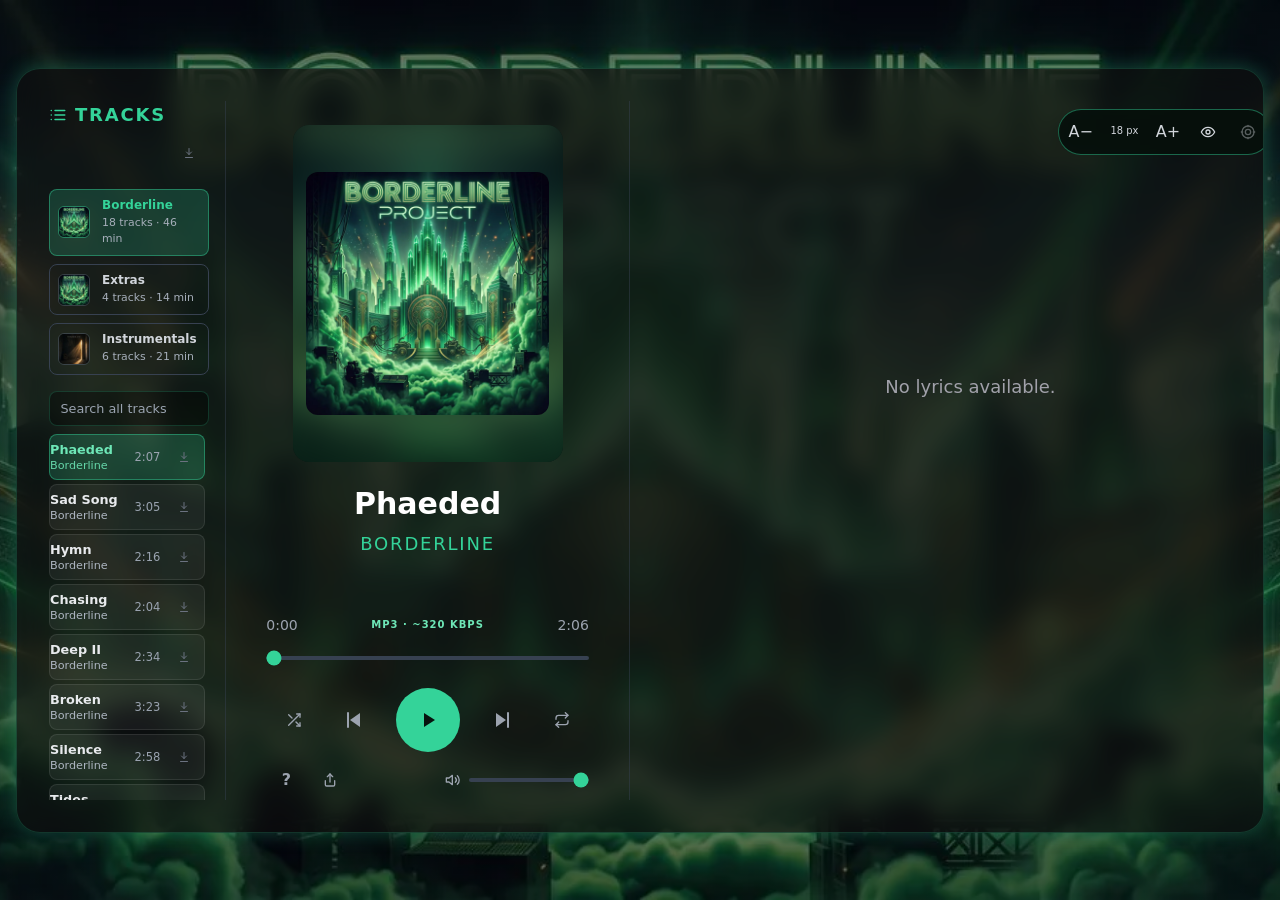
<file: index.html>
<!DOCTYPE html>
<html lang="en">
<head>
    <meta charset="UTF-8">
    <meta name="viewport" content="width=device-width, initial-scale=1.0, viewport-fit=cover">
    <title>Borderline Project</title>
    <meta name="description" content="Listen to the full tracks, with synced lyrics.">
    <meta property="og:type" content="website">
    <meta property="og:title" content="Borderline Project">
    <meta property="og:description" content="Listen to the full tracks, with synced lyrics.">
    <meta property="og:image" content="https://borderlinemusic.rslumkoski.workers.dev/og-image.jpg">
    <meta property="og:url" content="https://borderlinemusic.rslumkoski.workers.dev/">
    <meta name="twitter:card" content="summary_large_image">
    <link rel="manifest" href="manifest.webmanifest">
    <link rel="apple-touch-icon" href="apple-touch-icon.png">
    <meta name="theme-color" content="#031a13">
    <meta name="mobile-web-app-capable" content="yes">
    <meta name="apple-mobile-web-app-capable" content="yes">
    <meta name="apple-mobile-web-app-title" content="Borderline">
    <meta name="apple-mobile-web-app-status-bar-style" content="black-translucent">
	<link rel="icon" type="image/png" href="icon-192.png">
    <!-- tailwind.css is a precompiled subset containing only the utilities this page
         already used. New utility classes will not exist in it: add styles to the
         <style> block below instead. -->
    <link rel="stylesheet" href="tailwind.css">
    <style>
        body {
            /* Overridden per album when the switcher changes. */
            --album-bg: url('bg-wide.webp');
            --album-bg-tall: url('bg-tall.webp');
            /* Overridden per album (see applyAlbumAccent). */
            --accent: #34d399;
            --accent-light: #6ee7b7;
            --accent-soft: rgba(52, 211, 153, 0.2);
            --accent-border: rgba(52, 211, 153, 0.45);
            --accent-glow: rgba(52, 211, 153, 0.3);
            --accent-bar: rgba(16, 185, 129, 0.18);
            background-image: linear-gradient(rgba(0, 0, 0, 0.55), rgba(0, 0, 0, 0.55)), var(--album-bg);
            background-size: cover;
            background-position: center;
            background-attachment: fixed;
        }
        .glass {
            background: rgba(15, 15, 15, 0.6);
            backdrop-filter: blur(12px);
            border: 1px solid var(--accent-soft);
        }
        .emerald-glow {
            box-shadow: 0 0 20px var(--accent-glow);
        }
        .custom-scrollbar::-webkit-scrollbar {
            display: none;
        }
        .custom-scrollbar {
            -ms-overflow-style: none;
            scrollbar-width: none;
        }
        /* Standalone on iPhone: keep the glass clear of the notch and home bar. */
        body.safe-area {
            padding-top: max(0.5rem, env(safe-area-inset-top, 0px));
            padding-right: max(0.5rem, env(safe-area-inset-right, 0px));
            padding-bottom: max(0.5rem, env(safe-area-inset-bottom, 0px));
            padding-left: max(0.5rem, env(safe-area-inset-left, 0px));
        }
        @media (min-width: 768px) {
            body.safe-area {
                padding-top: max(1rem, env(safe-area-inset-top, 0px));
                padding-right: max(1rem, env(safe-area-inset-right, 0px));
                padding-bottom: max(1rem, env(safe-area-inset-bottom, 0px));
                padding-left: max(1rem, env(safe-area-inset-left, 0px));
            }
        }
        @media (max-width: 767.98px) {
            body { height: 100dvh !important; background-image: linear-gradient(rgba(0,0,0,0.55), rgba(0,0,0,0.55)), var(--album-bg-tall) !important; }
            .glass { height: calc(100dvh - 1rem - env(safe-area-inset-top, 0px) - env(safe-area-inset-bottom, 0px)) !important; padding: 0.75rem !important; gap: 0.5rem !important; }
            #lyrics-container {
                -webkit-mask-image: linear-gradient(to bottom, transparent 0, #000 22%, #000 78%, transparent 100%);
                mask-image: linear-gradient(to bottom, transparent 0, #000 22%, #000 78%, transparent 100%);
            }
            /* Nearly the whole card, leaving a sliver of the player visible so the
               sheet still reads as a sheet. At 70% the header, three album tabs
               and the search field left room for four tracks on a phone (two on
               a 320px screen). Opaque, so the artwork and lyric text behind
               cannot ghost through the list. */
            #playlist-panel { display: none; position: fixed; left: 0; right: 0; bottom: 0; height: calc(100% - 4.5rem); z-index: 50; padding: 1rem; padding-bottom: calc(1rem + env(safe-area-inset-bottom, 0px)); background: #0b0b0b; border-top: 1px solid var(--accent-border); border-radius: 1.5rem 1.5rem 0 0; }
            #playlist-panel.open { display: flex; }
            /* Three stacked album tabs took 165px of a phone sheet. On one line
               each they take ~120px, and the space goes to the track list. */
            #list-tabs { gap: 0.35rem; }
            #list-tabs .album-tab { padding: 0.3rem 0.45rem; gap: 0.5rem; }
            #list-tabs .album-thumb { width: 1.6rem; height: 1.6rem; }
            #list-tabs .album-tab-title { display: inline; }
            #list-tabs .album-tab-meta { display: inline; margin-top: 0 !important; margin-left: 0.35rem; }
        }
        #lyrics-container {
            --lyrics-size: 1.125rem;
            --lyrics-color: #9ca3af;
            --lyrics-active-color: var(--accent-light);
            -webkit-mask-image: linear-gradient(to bottom, transparent 0, #000 22%, #000 78%, transparent 100%);
            mask-image: linear-gradient(to bottom, transparent 0, #000 22%, #000 78%, transparent 100%);
            color: var(--lyrics-color);
            font-size: var(--lyrics-size);
        }
        @media (min-width: 768px) { #lyrics-container { --lyrics-size: 1.25rem; } }
        #lyrics-container.high-contrast { --lyrics-color: #f3f4f6; --lyrics-active-color: #fff; }
        #lyrics-container.high-contrast .lyric-line { text-shadow: 0 1px 2px #000; }
        #lyrics-container.high-contrast .lyric-active { text-shadow: 0 0 12px var(--accent-glow), 0 1px 2px #000; }
        #lyrics-container .lyric-active { color: var(--lyrics-active-color); }
        #lyrics-panel { min-width: 0; }
        #lyrics-toolbar {
            position: absolute;
            top: 0.5rem;
            right: 0.5rem;
            z-index: 12;
            display: flex;
            align-items: center;
            gap: 0.25rem;
            padding: 0.25rem;
            border: 1px solid var(--accent-border);
            border-radius: 9999px;
            background: rgba(6, 16, 12, 0.88);
            backdrop-filter: blur(8px);
        }
        #lyrics-toolbar .icon-btn { min-width: 2.25rem; min-height: 2.25rem; color: #d1d5db; }
        #lyrics-toolbar .icon-btn[aria-pressed="true"] { color: var(--accent-light); background: var(--accent-bar); }
        #lyrics-toolbar .lyrics-size-label { min-width: 2.7rem; text-align: center; font-size: 0.62rem; color: #d1d5db; font-variant-numeric: tabular-nums; }
        #lyrics-toolbar button:disabled { opacity: 0.4; cursor: not-allowed; }
        #lyrics-toolbar button:focus-visible { outline: 2px solid var(--accent-light); outline-offset: 2px; }
        @media (max-width: 767.98px) {
            #lyrics-toolbar { top: 0.25rem; right: 0.25rem; gap: 0.1rem; }
            #lyrics-toolbar .icon-btn { min-width: 2.1rem; min-height: 2.1rem; }
        }
        @media (min-width: 768px) and (max-height: 640px) {
            body { height: 100dvh !important; padding: max(0.5rem, env(safe-area-inset-top, 0px)) max(0.5rem, env(safe-area-inset-right, 0px)) max(0.5rem, env(safe-area-inset-bottom, 0px)) max(0.5rem, env(safe-area-inset-left, 0px)) !important; }
            .glass { height: calc(100dvh - 1rem - env(safe-area-inset-top, 0px) - env(safe-area-inset-bottom, 0px)) !important; padding: 0.75rem 1rem !important; gap: 0.75rem !important; }
            #song-title { font-size: 1.25rem !important; margin-bottom: 0 !important; }
            #song-artist { font-size: 0.7rem !important; margin-bottom: 0.25rem !important; }
            #seek-bar { margin-bottom: 0.5rem !important; }
            #play-btn { width: 2.75rem !important; height: 2.75rem !important; font-size: 1rem !important; }
            #extra-row { margin-top: 0.25rem !important; }
            #install-btn { display: none !important; }
            #lyrics-container { padding-top: 30% !important; padding-bottom: 30% !important; }
        }
        @keyframes nudge { 0%, 100% { transform: translateY(0); } 50% { transform: translateY(-3px); } }
        .arrow-nudge { animation: nudge 1.6s ease-in-out infinite; }
        .lyric-line {
            display: block;
            width: 100%;
            background: none;
            border: 0;
            padding: 0;
            text-align: center;
            transition: all 0.3s ease;
        }
        .lyric-active {
            color: var(--accent-light);
            transform: scale(1.15);
            text-shadow: 0 0 10px var(--accent-glow);
            font-weight: bold;
        }
        /* Tall artwork card in the play/title area: blurred fill behind the
           untouched square cover, so nothing gets cropped. */
        #album-frame {
            position: relative;
            display: flex;
            align-items: center;
            justify-content: center;
            width: min(100%, 18rem, 30vh);
            aspect-ratio: 4 / 5;
            margin-bottom: 1.5rem;
            border-radius: 1rem;
            overflow: hidden;
            flex-shrink: 0;
            background: #0b1512;
        }
        #album-backdrop {
            position: absolute;
            inset: 0;
            width: 100%;
            height: 100%;
            object-fit: cover;
            filter: blur(18px) brightness(0.55) saturate(1.1);
            transform: scale(1.18);
            transform-origin: center;
        }
        #album-cover {
            position: relative;
            z-index: 1;
            width: 90%;
            height: auto;
            border-radius: 0.75rem;
        }
        /* Ambient light behind the sleeve. It only breathes while audio is
           playing, so a paused player sits still. */
        #album-glow {
            position: absolute;
            inset: -12%;
            z-index: 0;
            pointer-events: none;
            background: radial-gradient(closest-side at 50% 50%, var(--accent-border), var(--accent-soft) 60%, transparent 100%);
            opacity: 0;
            transform: scale(0.92);
            transition: opacity 0.6s ease, transform 0.6s ease;
        }
        body.is-playing #album-glow {
            opacity: 1;
            animation: album-glow 3.6s ease-in-out infinite;
        }
        @keyframes album-glow {
            0%, 100% { opacity: 0.5; transform: scale(0.94); }
            50% { opacity: 1; transform: scale(1.06); }
        }
        @media (prefers-reduced-motion: reduce) {
            body.is-playing #album-glow { animation: none; opacity: 0.75; transform: none; }
            #album-glow { transition: opacity 0.3s ease; }
        }
        /* Mobile-only switch between the tall artwork and the lyrics. */
        #mobile-view-switch {
            display: inline-flex;
            gap: 0.2rem;
            padding: 0.2rem;
            margin-bottom: 0.75rem;
            border-radius: 9999px;
            background: rgba(10, 15, 12, 0.7);
            border: 1px solid var(--accent-soft);
            flex-shrink: 0;
        }
        #mobile-view-switch button {
            display: inline-flex;
            align-items: center;
            justify-content: center;
            min-height: 2.75rem;
            padding: 0.38rem 0.85rem;
            border: 0;
            border-radius: 9999px;
            background: transparent;
            color: #9ca3af;
            font-size: 0.62rem;
            font-weight: 700;
            letter-spacing: 0.08em;
            text-transform: uppercase;
            transition: background-color 0.2s ease, color 0.2s ease;
        }
        #mobile-view-switch button:hover { color: var(--accent-light); }
        #mobile-view-switch button[aria-pressed="true"] {
            background: var(--accent-bar);
            color: var(--accent-light);
        }
        #mobile-view-switch button:focus-visible { outline: 2px solid var(--accent-light); outline-offset: 2px; }
        @media (min-width: 768px) { #mobile-view-switch { display: none; } }
        @media (max-width: 767.98px) {
            /* Lyrics are the starting view, so the artwork starts hidden. */
            #album-frame { display: none; width: min(70vw, 20rem, 40vh); margin-bottom: 0.75rem; }
            body.artwork-view #album-frame { display: flex; }
            body.artwork-view #track-info { flex: 1 1 auto; justify-content: flex-start; }
            body.artwork-view #album-frame { margin-top: auto; margin-bottom: auto; }
            body.artwork-view #lyrics-panel { display: none; }
            /* The tall artwork takes the space the fade padding used. */
            #lyrics-container { padding-top: 2rem; padding-bottom: 2rem; }
            #song-title, #song-artist { display: none; }
            #song-title-mobile {            font-size: clamp(1.25rem, 6vw, 1.5rem); line-height: 1.25; margin-bottom: 0.25rem; }
            #song-artist-mobile { line-height: 1.3; }
        }
        @media (min-width: 768px) and (max-height: 640px) {
            #album-frame { width: 10rem; margin-bottom: 0.75rem; }
        }
        /* Short phones: the artwork yields height so the new control rows stay
           inside the glass. */
        @media (max-width: 767.98px) and (max-height: 700px) {
            #album-frame { width: min(55vw, 14rem, 26vh); margin-bottom: 0.5rem; }
            #mobile-view-switch { margin-bottom: 0.35rem; }
            #song-title-mobile { font-size: clamp(1.15rem, 5.2vw, 1.4rem); margin-bottom: 0.15rem; }
            #song-artist-mobile { font-size: 0.9rem; }
        }
        /* Inline SVG icons, replacing the Font Awesome CDN stylesheet. */
        .icon {
            width: 1em;
            height: 1em;
            display: inline-block;
            fill: none;
            stroke: currentColor;
            stroke-width: 2;
            stroke-linecap: round;
            stroke-linejoin: round;
            vertical-align: -0.125em;
            flex-shrink: 0;
        }
        .icon-btn {
            display: inline-flex;
            align-items: center;
            justify-content: center;
            min-width: 2.5rem;
            min-height: 2.5rem;
            border-radius: 0.5rem;
            transition: color 0.2s ease, background-color 0.2s ease;
        }
        .icon-btn:hover { background: var(--accent-soft); }
        .icon-btn:focus-visible { outline: 2px solid var(--accent-light); outline-offset: 2px; }
        @media (max-width: 767.98px) {
            .icon-btn { min-width: 2.75rem; min-height: 2.75rem; }
        }
        #play-btn:focus-visible, #seek-bar:focus-visible, #volume-slider:focus-visible {
            outline: 2px solid var(--accent-light);
            outline-offset: 3px;
        }
        #controls-row { display: flex; flex-direction: column; gap: 0.5rem; margin-top: 0.25rem; }
        #transport { display: flex; align-items: center; justify-content: center; gap: 0.5rem; }
        #secondary-controls { display: flex; align-items: center; justify-content: space-between; gap: 0.5rem; }
        #secondary-actions { display: flex; align-items: center; gap: 0.25rem; flex-shrink: 0; }
        #volume-row { flex: 1; max-width: 9rem; }
        @media (min-width: 768px) {
            #transport { gap: 0.75rem; }
            #transport .icon-btn { min-width: 2.25rem; min-height: 2.25rem; }
        }
        /* The player column is only ~170px wide on a 768px screen: keep the five
           transport controls inside it until the column can afford more. */
        @media (min-width: 768px) and (max-width: 1199px) {
            #transport { gap: 0.125rem; }
            #transport .icon-btn { min-width: 1.75rem; min-height: 1.75rem; }
            #play-btn { width: 3rem; height: 3rem; font-size: 1.1rem; }
        }
        @media (min-width: 1200px) {
            #transport { gap: 1.5rem; }
        }
        #install-btn .install-label { display: none; }
        #install-btn { gap: 0.4rem; padding-inline: 0.4rem; }
        /* .hidden alone loses to .icon-btn's display rule, so scope it to the button. */
        #install-btn.hidden { display: none !important; }
        @media (min-width: 1440px) {
            #install-btn .install-label { display: inline; }
        }
        .track-play {
            display: flex;
            flex-direction: column;
            justify-content: center;
            min-height: 2.75rem;
            overflow-wrap: anywhere;
        }
        /* Track text is read at arm's length on a phone, so the title is near
           white and the subtitle is a solid secondary colour rather than the
           70%-opacity grey it used to be (~4.2:1 at 12px, under the AA bar). */
        .track-title {
            font-weight: 700;
            font-size: 0.95rem;
            line-height: 1.25;
        }
        .track-sub {
            margin-top: 0.15rem;
            font-size: 0.78rem;
            line-height: 1.25;
            color: #aeb6c2;
        }
        @media (min-width: 768px) {
            .track-title { font-size: 0.8rem; }
            .track-sub { font-size: 0.7rem; margin-top: 0.1rem; }
        }
        .track-row > div { min-width: 0; }
        .track-row [data-play] > div { max-width: 100%; }
        .track-row [data-download] { position: relative; }
        .track-row [data-download]::after { inset: 2px; }
        @media (max-width: 359px) {
            .track-row > div { gap: 0.15rem; padding-inline: 0.15rem; }
            .track-row .track-duration { font-size: 0.62rem; }
            .track-row [data-download] { min-width: 2.5rem; min-height: 2.5rem; }
        }
        .album-thumb {
            width: 2rem;
            height: 2rem;
            flex: none;
            object-fit: cover;
            border-radius: 0.375rem;
            border: 1px solid rgba(75, 85, 99, 0.6);
        }
        #list-tabs button[aria-pressed="true"] .album-thumb { border-color: var(--accent-border); }
        #tracks-btn { min-height: 2.75rem; }
        #shuffle-btn.is-on, #repeat-btn.is-on { color: var(--accent); background: var(--accent-bar); }
        #repeat-btn { position: relative; }
        #repeat-badge {
            position: absolute;
            right: 0.2rem;
            bottom: 0.15rem;
            font-size: 0.5rem;
            font-weight: 700;
            line-height: 1;
            color: var(--accent-light);
        }
        #track-search {
            width: 100%;
            padding: 0.45rem 0.65rem;
            margin-bottom: 0.5rem;
            border-radius: 0.5rem;
            border: 1px solid var(--accent-soft);
            background: rgba(0, 0, 0, 0.35);
            color: #e5e7eb;
            font-size: 0.8rem;
        }
        #track-search::placeholder { color: #9aa3b0; }
        #track-search:focus { outline: 2px solid var(--accent); outline-offset: 1px; }
        /* The playlist column is narrow at tablet widths: let the badge drop
           below the heading instead of pushing it out of the column. */
        #tracks-header { flex-wrap: wrap; gap: 0.25rem 0.5rem; }
        #tracks-header > div { margin-left: auto; }
        /* `.icon-btn` has the same specificity as `md:hidden`, so hide by id. */
        @media (min-width: 768px) { #close-tracks { display: none; } }
        /* Album and track download badges share the circular progress ring.
           `.icon-btn` outranks the hidden attribute, so hide by id. */
        #album-download, [data-download] {
            flex-shrink: 0;
            position: relative;
            border-radius: 50%;
        }
        #album-download[hidden] { display: none !important; }
        #album-download[aria-disabled="true"] { cursor: default; }
        /* Registered so the ring fills smoothly between progress messages. */
        @property --ring-progress {
            syntax: '<number>';
            inherits: true;
            initial-value: 0;
        }
        #album-download, [data-download] {
            --ring-progress: 0;
            transition: --ring-progress 0.3s ease;
        }
        #album-download::after, [data-download]::after {
            content: '';
            position: absolute;
            inset: 0;
            border-radius: 50%;
            background: conic-gradient(var(--accent) calc(var(--ring-progress) * 1%), var(--accent-soft) 0);
            -webkit-mask: radial-gradient(farthest-side, transparent calc(100% - 3px), #000 calc(100% - 2px));
            mask: radial-gradient(farthest-side, transparent calc(100% - 3px), #000 calc(100% - 2px));
            opacity: 0;
            pointer-events: none;
            transition: opacity 0.15s ease;
        }
        #album-download.download-active::after, [data-download].download-active::after { opacity: 1; }
        .track-duration {
            font-variant-numeric: tabular-nums;
            font-size: 0.72rem;
            color: #9aa3b0;
        }
        .search-summary {
            padding: 0.15rem 0.5rem 0.4rem;
            font-size: 0.68rem;
            letter-spacing: 0.06em;
            text-transform: uppercase;
            color: #9aa3b0;
        }
        .empty-note { color: #a1a1aa; }
        #offline-manager {
            display: none;
            align-items: center;
            justify-content: space-between;
            flex-wrap: wrap;
            gap: 0.4rem 0.5rem;
            flex-shrink: 0;
            margin-top: 0.6rem;
            padding-top: 0.6rem;
            border-top: 1px solid rgba(75, 85, 99, 0.45);
        }
        #offline-manager.visible { display: flex; }
        #offline-summary { flex: 1 1 auto; min-width: 0; font-size: 0.68rem; line-height: 1.3; color: #9ca3af; }
        #offline-usage { display: block; margin-top: 0.2rem; color: #9aa3b0; font-size: 0.66rem; }
        #offline-usage[hidden] { display: none; }
        #offline-usage.error { color: #fbbf24; }
        #offline-manager[aria-busy="true"] #clear-offline { opacity: 0.65; cursor: wait; }
        @media (min-width: 768px) {
            /* The desktop playlist column is narrow: stack rather than squeeze. */
            #offline-manager { flex-direction: column; align-items: stretch; }
            #clear-offline { min-height: 2.25rem; }
        }
        #clear-offline {
            flex-shrink: 0;
            min-height: 2.75rem;
            padding: 0 0.8rem;
            border-radius: 9999px;
            border: 1px solid var(--accent-border);
            background: var(--accent-bar);
            color: var(--accent-light);
            font-size: 0.6rem;
            font-weight: 700;
            letter-spacing: 0.08em;
            text-transform: uppercase;
        }
        #clear-offline:hover { background: var(--accent-soft); }
        #clear-offline:focus-visible { outline: 2px solid var(--accent-light); outline-offset: 2px; }
        #toast {
            position: fixed;
            left: 50%;
            bottom: calc(1.5rem + env(safe-area-inset-bottom, 0px));
            transform: translateX(-50%) translateY(0.5rem);
            z-index: 60;
            padding: 0.5rem 0.9rem;
            border-radius: 9999px;
            background: rgba(6, 20, 15, 0.95);
            border: 1px solid var(--accent-border);
            color: #d1fae5;
            font-size: 0.75rem;
            opacity: 0;
            pointer-events: none;
            transition: opacity 0.2s ease, transform 0.2s ease;
        }
        #toast.show { opacity: 1; transform: translateX(-50%) translateY(0); }
        /* Per-album accent applied over the utility classes above. */
        #play-btn { background-color: var(--accent) !important; color: #07130f; }
        #play-btn:hover { background-color: var(--accent-light) !important; }
        #seek-bar, #volume-slider { accent-color: var(--accent); }
        #song-artist, #song-artist-mobile, #tracks-btn, #playlist-panel h3 { color: var(--accent); }
        #close-tracks:hover, #prev-btn:hover, #next-btn:hover,
        #shuffle-btn:hover, #repeat-btn:hover, #share-btn:hover { color: var(--accent-light); }
        #quality-badge { color: var(--accent-light); }
        #install-btn { color: var(--accent-light); border-color: var(--accent-border); }
        #install-btn:hover { background: var(--accent-soft); }
        /* Rows are cards rather than bare text on black: without a surface the
           list read as one grey blur, especially over the artwork behind the
           mobile sheet. */
        .track-row {
            background-color: rgba(255, 255, 255, 0.055);
            border-color: rgba(255, 255, 255, 0.09);
        }
        .track-row:hover {
            background-color: rgba(255, 255, 255, 0.1);
            border-color: rgba(255, 255, 255, 0.17);
        }
        .track-row .track-play { color: #e8eaed; }
        .track-row .track-play:focus-visible { outline: 2px solid var(--accent-light); outline-offset: 1px; border-radius: 0.375rem; }
        .track-row.is-active { background-color: var(--accent-soft); border-color: var(--accent-border); }
        .track-row.is-active .track-play { color: var(--accent); }
        .track-row.is-active .track-title { color: var(--accent-light); }
        .track-row.is-active .track-sub { color: var(--accent-light); opacity: 0.9; }
        .album-tab { border-color: #374151; }
        .album-tab:hover { border-color: var(--accent-border); }
        .album-tab.is-active { background-color: var(--accent-soft); border-color: var(--accent-border); }
        .album-tab-title { color: #d1d5db; }
        .album-tab.is-active .album-tab-title { color: var(--accent); }
        .album-tab-meta { font-size: 0.68rem; color: #a7afbb; }
        .download-idle { color: #6b7280; }
        .download-idle:hover { color: var(--accent); }
        .download-active { color: var(--accent-light); }
        .download-cached { color: var(--accent); opacity: 0.85; }
        .download-cached:hover { color: #fcd34d; }
        #shortcuts-btn { display: none; }
        @media (min-width: 768px) {
            #shortcuts-btn { display: inline-flex; font-weight: 700; }
        }
        #shortcut-help {
            position: fixed;
            inset: 0;
            z-index: 70;
            display: none;
            align-items: center;
            justify-content: center;
            padding: 1rem;
            background: rgba(0, 0, 0, 0.7);
            backdrop-filter: blur(4px);
        }
        #shortcut-help.open { display: flex; }
        .shortcut-card {
            width: min(23rem, 100%);
            max-height: 80vh;
            overflow: auto;
            padding: 1.25rem 1.35rem;
            border-radius: 1rem;
            border: 1px solid var(--accent-border);
            background: rgba(6, 16, 12, 0.97);
            box-shadow: 0 20px 60px rgba(0, 0, 0, 0.5);
        }
        .shortcut-card h2 {
            margin-bottom: 0.8rem;
            font-size: 0.95rem;
            font-weight: 800;
            letter-spacing: 0.1em;
            text-transform: uppercase;
            color: var(--accent);
        }
        .shortcut-list { display: grid; gap: 0.45rem; margin-bottom: 1rem; font-size: 0.8rem; }
        .shortcut-row { display: flex; align-items: center; justify-content: space-between; gap: 1rem; color: #d1d5db; }
        .shortcut-keys { display: inline-flex; gap: 0.25rem; flex-shrink: 0; }
        .shortcut-row kbd {
            padding: 0.15rem 0.4rem;
            border: 1px solid rgba(255, 255, 255, 0.16);
            border-bottom-width: 2px;
            border-radius: 0.35rem;
            background: rgba(255, 255, 255, 0.08);
            font-family: ui-monospace, SFMono-Regular, Menlo, monospace;
            font-size: 0.72rem;
            color: #f3f4f6;
            white-space: nowrap;
        }
        #shortcut-close {
            width: 100%;
            min-height: 2.5rem;
            border-radius: 0.6rem;
            border: 1px solid var(--accent-border);
            background: var(--accent-bar);
            color: var(--accent-light);
            font-size: 0.65rem;
            font-weight: 700;
            letter-spacing: 0.08em;
            text-transform: uppercase;
        }
        #shortcut-close:hover { background: var(--accent-soft); }
        #shortcut-close:focus-visible { outline: 2px solid var(--accent-light); outline-offset: 2px; }
        #ios-tip {
            left: calc(1rem + env(safe-area-inset-left, 0px));
            right: calc(1rem + env(safe-area-inset-right, 0px));
            bottom: calc(1.5rem + env(safe-area-inset-bottom, 0px));
        }
        .spin { animation: spin 0.9s linear infinite; }
        @keyframes spin { to { transform: rotate(360deg); } }
        @media (prefers-reduced-motion: reduce) {
            *, *::before, *::after {
                scroll-behavior: auto !important;
                animation-duration: 0.01ms !important;
                animation-iteration-count: 1 !important;
                transition-duration: 0.01ms !important;
            }
            .arrow-nudge { animation: none !important; }
            .lyric-active { transform: none; }
        }
    </style>
</head>
<body class="safe-area text-gray-200 h-screen flex items-center justify-center p-2 md:p-4">

    <!-- Icon sprite: one inline set instead of a CDN icon font. -->
    <svg xmlns="http://www.w3.org/2000/svg" style="display:none" aria-hidden="true" focusable="false">
        <symbol id="i-list" viewBox="0 0 24 24"><path d="M8 6h13M8 12h13M8 18h13M3 6h.01M3 12h.01M3 18h.01"/></symbol>
        <symbol id="i-x" viewBox="0 0 24 24"><path d="M18 6L6 18M6 6l12 12"/></symbol>
        <symbol id="i-chevron-up" viewBox="0 0 24 24"><path d="M18 15l-6-6-6 6"/></symbol>
        <symbol id="i-play" viewBox="0 0 24 24"><path d="M8 5v14l11-7z" fill="currentColor" stroke="none"/></symbol>
        <symbol id="i-pause" viewBox="0 0 24 24"><path d="M7 4h4v16H7zM13 4h4v16h-4z" fill="currentColor" stroke="none"/></symbol>
        <symbol id="i-prev" viewBox="0 0 24 24"><path d="M18 5v14L8 12z" fill="currentColor" stroke="none"/><path d="M6 5v14"/></symbol>
        <symbol id="i-next" viewBox="0 0 24 24"><path d="M6 5v14l10-7z" fill="currentColor" stroke="none"/><path d="M18 5v14"/></symbol>
        <symbol id="i-volume" viewBox="0 0 24 24"><path d="M11 5L6 9H2v6h4l5 4z"/><path d="M15.5 8.5a5 5 0 010 7"/><path d="M18.5 5.5a9 9 0 010 13"/></symbol>
        <symbol id="i-install" viewBox="0 0 24 24"><rect x="3" y="3" width="18" height="18" rx="3"/><path d="M12 8v8M8 12h8"/></symbol>
        <symbol id="i-share" viewBox="0 0 24 24"><path d="M12 3v12"/><path d="M8 7l4-4 4 4"/><path d="M5 13v6a2 2 0 002 2h10a2 2 0 002-2v-6"/></symbol>
        <symbol id="i-download" viewBox="0 0 24 24"><path d="M12 3v12"/><path d="M7 10l5 5 5-5"/><path d="M5 21h14"/></symbol>
        <symbol id="i-spinner" viewBox="0 0 24 24"><path d="M21 12a9 9 0 11-6.2-8.56"/></symbol>
        <symbol id="i-check" viewBox="0 0 24 24"><circle cx="12" cy="12" r="9"/><path d="M8 12.5l2.5 2.5L16 9.5"/></symbol>
        <symbol id="i-alert" viewBox="0 0 24 24"><path d="M12 3l9.5 17H2.5z"/><path d="M12 9v5M12 17h.01"/></symbol>
        <symbol id="i-dot" viewBox="0 0 24 24"><circle cx="12" cy="12" r="5" fill="currentColor" stroke="none"/></symbol>
        <symbol id="i-shuffle" viewBox="0 0 24 24"><path d="M16 3h5v5"/><path d="M4 20L21 3"/><path d="M21 16v5h-5"/><path d="M15 15l6 6"/><path d="M4 4l5 5"/></symbol>
        <symbol id="i-repeat" viewBox="0 0 24 24"><path d="M17 1l4 4-4 4"/><path d="M3 11V9a4 4 0 014-4h14"/><path d="M7 23l-4-4 4-4"/><path d="M21 13v2a4 4 0 01-4 4H3"/></symbol>
        <symbol id="i-eye" viewBox="0 0 24 24"><path d="M2 12s3.5-7 10-7 10 7 10 7-3.5 7-10 7-10-7-10-7z"/><circle cx="12" cy="12" r="3"/></symbol>
        <symbol id="i-target" viewBox="0 0 24 24"><circle cx="12" cy="12" r="9"/><circle cx="12" cy="12" r="4"/><path d="M12 2v2M22 12h-2M12 22v-2M2 12h2"/></symbol>
    </svg>

    <div class="glass w-full max-w-[90rem] h-[95vh] md:h-[85vh] rounded-3xl p-4 md:p-8 flex flex-col md:flex-row gap-4 md:gap-6 emerald-glow overflow-hidden custom-scrollbar">
        
        <!-- Left Column: Compact Playlist (Desktop: 15% width, Mobile: smaller height) -->
        <div id="playlist-panel" role="region" class="flex-col md:flex md:w-[15%] md:h-full md:border-r border-gray-700/50 md:pr-4 md:shrink-0" aria-label="Tracks">
            <div id="tracks-header" class="flex items-center justify-between mb-3 md:mb-4"><h3 class="text-base md:text-lg font-bold text-emerald-500 tracking-widest uppercase flex items-center gap-2"><svg class="icon" aria-hidden="true"><use href="#i-list"/></svg> Tracks</h3><div class="flex items-center gap-1"><button id="album-download" type="button" class="icon-btn shrink-0 text-xs download-idle" aria-label="Download the current album for offline listening" hidden><svg class="icon" aria-hidden="true"><use href="#i-download"/></svg></button><button id="close-tracks" aria-label="Close track list" class="md:hidden icon-btn text-gray-400 hover:text-emerald-500 text-xl"><svg class="icon" aria-hidden="true"><use href="#i-x"/></svg></button></div></div>
            <div id="list-tabs" class="hidden flex-col gap-2 mb-3 md:mb-4" role="group" aria-label="Albums"></div>
            <input id="track-search" type="search" placeholder="Search all tracks" autocomplete="off" spellcheck="false" aria-label="Search all tracks" hidden>
            <div id="playlist-container" class="flex-1 overflow-y-auto space-y-1 pr-1 custom-scrollbar">
                <!-- Playlist items populate here -->
            </div>
            <div id="offline-manager" role="group" aria-label="Offline storage">
                <div id="offline-summary" aria-live="polite">
                    <span id="offline-track-summary"></span>
                    <span id="offline-usage" aria-live="off"></span>
                </div>
                <button id="clear-offline" type="button" aria-label="Clear all downloaded audio">Clear offline</button>
            </div>
        </div>

        <!-- Center Column: Player Controls (Desktop: 30% width) -->
        <div class="contents md:flex md:flex-col md:justify-between md:w-[30%] md:px-4 md:shrink-0">
            <div id="track-info" class="order-1 md:order-none md:flex-1 flex flex-col items-center justify-center relative">
                <div id="mobile-view-switch" role="group" aria-label="Choose artwork or lyrics">
                    <button type="button" data-view="artwork" aria-pressed="false">Artwork</button>
                    <button type="button" data-view="lyrics" aria-pressed="true">Lyrics</button>
                </div>
                <div id="album-frame">
                    <img id="album-backdrop" src="cover1.webp" alt="" aria-hidden="true">
                    <div id="album-glow" aria-hidden="true"></div>
                    <img id="album-cover" src="cover1.webp" alt="Album Cover">
                </div>
                <h2 id="song-title" class="text-xl md:text-3xl font-bold text-white mb-0 md:mb-2 text-center">Loading...</h2>
                <p id="song-artist" class="text-emerald-500 text-xs md:text-lg mb-2 md:mb-8 tracking-widest uppercase">Please wait</p>
            </div>

            <div class="w-full order-3 md:order-none">
                <div class="md:hidden text-center mb-2">
                    <h2 id="song-title-mobile" class="font-bold text-white text-center">Loading...</h2>
                    <p id="song-artist-mobile" class="text-emerald-500 text-lg tracking-widest uppercase text-center">Please wait</p>
                </div>
                <div class="flex items-center justify-between text-xs md:text-sm text-gray-400 mb-2 gap-2">
                    <span id="current-time">0:00</span>
                    <span class="flex items-center justify-center gap-2 min-w-0">
                        <span id="quality-badge" class="truncate text-[10px] font-bold uppercase tracking-widest text-emerald-400/80"></span>
                        <span id="offline-badge" title="Only tracks marked as available offline can play" class="hidden shrink-0 items-center gap-1 text-[10px] font-bold uppercase tracking-widest" style="color:#fbbf24"><svg class="icon" style="width:6px;height:6px" aria-hidden="true"><use href="#i-dot"/></svg>Offline</span>
                    </span>
                    <span id="total-time">0:00</span>
                </div>
                
                <input type="range" id="seek-bar" aria-label="Playback position" value="0" min="0" max="100" step="1" class="w-full h-1 bg-gray-700 rounded-lg appearance-none cursor-pointer accent-emerald-500 mb-4 md:mb-6">
                
                <div id="controls-row">
                    <div id="transport">
                        <button id="shuffle-btn" aria-label="Shuffle off" aria-pressed="false" title="Shuffle" class="icon-btn text-gray-400 hover:text-emerald-400"><svg class="icon" aria-hidden="true"><use href="#i-shuffle"/></svg></button>
                        <button id="prev-btn" aria-label="Previous track" class="icon-btn text-gray-400 hover:text-emerald-500 transition text-xl md:text-2xl"><svg class="icon" aria-hidden="true"><use href="#i-prev"/></svg></button>
                        <button id="play-btn" aria-label="Play" class="w-14 h-14 md:w-16 md:h-16 rounded-full bg-emerald-500 text-black hover:bg-emerald-400 transition flex items-center justify-center text-xl md:text-2xl"><svg class="icon" aria-hidden="true"><use href="#i-play"/></svg></button>
                        <button id="next-btn" aria-label="Next track" class="icon-btn text-gray-400 hover:text-emerald-500 transition text-xl md:text-2xl"><svg class="icon" aria-hidden="true"><use href="#i-next"/></svg></button>
                        <button id="repeat-btn" aria-label="Repeat off" title="Repeat off" class="icon-btn text-gray-400 hover:text-emerald-400"><svg class="icon" aria-hidden="true"><use href="#i-repeat"/></svg><span id="repeat-badge" class="hidden" aria-hidden="true">1</span></button>
                    </div>
                    <div id="secondary-controls">
                        <button id="tracks-btn" aria-expanded="false" aria-controls="playlist-panel" class="md:hidden flex flex-col items-center text-emerald-500 text-xs font-bold tracking-widest uppercase p-1"><svg class="icon arrow-nudge mb-1" style="width:0.75rem;height:0.75rem" aria-hidden="true"><use href="#i-chevron-up"/></svg><span class="inline-flex items-center gap-1"><svg class="icon" aria-hidden="true"><use href="#i-list"/></svg>Tracks</span></button>
                        <div id="secondary-actions">
                            <button id="install-btn" title="Add to Home Screen" aria-label="Add to Home Screen" class="hidden icon-btn text-emerald-400 border border-emerald-500/40 hover:bg-emerald-500/20"><svg class="icon" aria-hidden="true"><use href="#i-install"/></svg><span class="install-label text-[10px] font-bold uppercase tracking-wider leading-tight text-left">Add to Home Screen</span></button>
                            <button id="shortcuts-btn" aria-label="Keyboard shortcuts" title="Keyboard shortcuts" class="icon-btn text-gray-400 hover:text-emerald-400">?</button>
                            <button id="share-btn" aria-label="Share this track" title="Share track" class="icon-btn text-gray-400 hover:text-emerald-400"><svg class="icon" aria-hidden="true"><use href="#i-share"/></svg></button>
                        </div>
                        <div id="volume-row" class="hidden md:flex items-center gap-2 justify-end">
                            <svg class="icon text-gray-400" aria-hidden="true"><use href="#i-volume"/></svg>
                            <input type="range" id="volume-slider" aria-label="Volume" min="0" max="1" step="0.01" value="1" class="w-full h-1 bg-gray-700 rounded-lg appearance-none cursor-pointer accent-emerald-500">
                        </div>
                    </div>
                </div>
            </div>
        </div>

        <!-- Right Column: Priority Lyrics (Desktop: 55% width) -->
        <div id="lyrics-panel" class="w-full md:w-[55%] flex-1 min-h-0 md:flex-none md:h-full order-2 md:order-none md:border-l border-gray-700/50 md:pl-8 relative overflow-hidden md:shrink-0">
            <div id="lyrics-toolbar" role="group" aria-label="Lyrics display controls">
                <button id="lyrics-smaller" type="button" class="icon-btn" aria-label="Decrease lyrics text size" title="Decrease text size">A−</button>
                <span id="lyrics-size-label" class="lyrics-size-label" aria-live="polite"></span>
                <button id="lyrics-larger" type="button" class="icon-btn" aria-label="Increase lyrics text size" title="Increase text size">A+</button>
                <button id="lyrics-contrast" type="button" class="icon-btn" aria-label="High contrast lyrics" aria-pressed="false" title="Toggle high contrast"><svg class="icon" aria-hidden="true"><use href="#i-eye"/></svg></button>
                <button id="lyrics-current" type="button" class="icon-btn" aria-label="Return to current lyric" title="Return to current lyric"><svg class="icon" aria-hidden="true"><use href="#i-target"/></svg></button>
            </div>
            <div class="absolute top-0 left-0 w-full hidden h-16 md:h-32 bg-gradient-to-b from-[rgba(15,15,15,0.9)] to-transparent z-10 pointer-events-none"></div>
            
            <div id="lyrics-container" class="h-full overflow-y-auto py-24 md:py-48 space-y-6 md:space-y-8 text-center font-medium custom-scrollbar">
                <!-- Lyrics populate here automatically -->
            </div>
            
            <div class="absolute bottom-0 left-0 w-full hidden h-16 md:h-32 bg-gradient-to-t from-[rgba(15,15,15,0.9)] to-transparent z-10 pointer-events-none"></div>
        </div>

    </div>

    <!-- Hidden Audio Element -->
    <div id="ios-tip" class="hidden fixed inset-x-4 bottom-6 z-50 rounded-2xl border border-emerald-500/40 bg-black/95 p-4 pr-10 text-center text-sm text-gray-200 shadow-2xl">
        <button id="ios-tip-close" class="absolute top-2 right-3 icon-btn text-gray-400 text-xl" aria-label="Close"><svg class="icon" aria-hidden="true"><use href="#i-x"/></svg></button>
        <p class="font-bold text-emerald-400 mb-1">Add to Home Screen</p>
        <p id="ios-tip-text"></p>
    </div>
    <audio id="audio-player" preload="metadata"></audio>
    <div id="toast" role="status" aria-live="polite"></div>
    <div id="shortcut-help" role="dialog" aria-modal="true" aria-labelledby="shortcut-title">
        <div class="shortcut-card">
            <h2 id="shortcut-title">Keyboard shortcuts</h2>
            <div class="shortcut-list">
                <div class="shortcut-row"><span>Play / pause</span><span class="shortcut-keys"><kbd>Space</kbd><kbd>K</kbd></span></div>
                <div class="shortcut-row"><span>Seek 5 seconds</span><span class="shortcut-keys"><kbd>&larr;</kbd><kbd>&rarr;</kbd></span></div>
                <div class="shortcut-row"><span>Previous / next track</span><span class="shortcut-keys"><kbd>Shift</kbd><kbd>&larr;</kbd><kbd>&rarr;</kbd></span></div>
                <div class="shortcut-row"><span>Volume</span><span class="shortcut-keys"><kbd>&uarr;</kbd><kbd>&darr;</kbd></span></div>
                <div class="shortcut-row"><span>Mute</span><span class="shortcut-keys"><kbd>M</kbd></span></div>
                <div class="shortcut-row"><span>This help</span><span class="shortcut-keys"><kbd>?</kbd></span></div>
            </div>
            <button type="button" id="shortcut-close">Close</button>
        </div>
    </div>
    
    <!-- Load Playlist -->
    <script src="playlist.js?v=4"></script>
    <script src="remixes.js?v=2"></script>
    
    <script>
        const audio = document.getElementById('audio-player');
        const playBtn = document.getElementById('play-btn');
        const prevBtn = document.getElementById('prev-btn');
        const nextBtn = document.getElementById('next-btn');
        const seekBar = document.getElementById('seek-bar');
        const volumeSlider = document.getElementById('volume-slider');
        const currentTimeEl = document.getElementById('current-time');
        const totalTimeEl = document.getElementById('total-time');
        const lyricsContainer = document.getElementById('lyrics-container');
        const lyricsSizeLabel = document.getElementById('lyrics-size-label');
        const lyricsSmaller = document.getElementById('lyrics-smaller');
        const lyricsLarger = document.getElementById('lyrics-larger');
        const lyricsContrastButton = document.getElementById('lyrics-contrast');
        const lyricsCurrentButton = document.getElementById('lyrics-current');
        const viewSwitch = document.getElementById('mobile-view-switch');
        const viewSwitchButtons = viewSwitch.querySelectorAll('button[data-view]');
        const mobileTitle = document.getElementById('song-title-mobile');
        const mobileArtist = document.getElementById('song-artist-mobile');
        const albumCover = document.getElementById('album-cover');
        const albumBackdrop = document.getElementById('album-backdrop');
        const playlistContainer = document.getElementById('playlist-container');
        const offlineBadge = document.getElementById('offline-badge');
        const searchInput = document.getElementById('track-search');
        const shuffleBtn = document.getElementById('shuffle-btn');
        const repeatBtn = document.getElementById('repeat-btn');
        const repeatBadge = document.getElementById('repeat-badge');
        const shareBtn = document.getElementById('share-btn');
        const toastEl = document.getElementById('toast');

        // Must match the audio cache name in sw.js.
        const AUDIO_CACHE_NAME = 'borderline-audio-v1';
        let offlineTracks = new Set();
        const downloadingTracks = new Set();
        const failedTracks = new Set();
        const downloadTimers = new Map();
        const downloadWaiters = new Map();
        // Fraction of a track the worker has streamed, keyed by absolute URL.
        const trackProgress = new Map();
        // Albums currently being downloaded track by track, so the button can
        // keep its progress state even between two tracks.
        const albumQueues = new Set();

        function songUrl(song) {
            const path = song.file.includes('/') ? song.file : 'music/' + song.file;
            return new URL(path, document.baseURI).href;
        }

        function trackLabel(song, cached) {
            return `${song.title}, ${song.artist}${cached ? ', available offline' : ''}`;
        }

        let currentSongIndex = 0;
        let lyricsData = [];
        let mobileView = 'lyrics';
        // Set only when the listener picks a view, so every following track keeps it.
        let viewChoice = null;

        // Everything that should survive a reload lives here: last track and
        // position per list, volume, mobile view, shuffle and repeat.
        const PREFS_KEY = 'borderline-prefs-v1';
        const reduceMotion = window.matchMedia('(prefers-reduced-motion: reduce)');
        const listPositions = {};
        let activeList = '';
        let activeAlbum = null;
        let searchQuery = '';
        let shuffleOn = false;
        let repeatMode = 'off'; // 'off' | 'all' | 'one'
        let shuffleOrder = [];
        let qualityText = '';
        let buffering = false;

        function readPrefs() {
            try {
                const parsed = JSON.parse(localStorage.getItem(PREFS_KEY) || '{}');
                return parsed && typeof parsed === 'object' ? parsed : {};
            } catch (error) {
                return {};
            }
        }

        const savedPrefs = readPrefs();
        viewChoice = savedPrefs.view === 'artwork' || savedPrefs.view === 'lyrics' ? savedPrefs.view : null;
        shuffleOn = savedPrefs.shuffle === true;
        repeatMode = savedPrefs.repeat === 'all' || savedPrefs.repeat === 'one' ? savedPrefs.repeat : 'off';
        const LYRICS_SIZES = [0.875, 1, 1.125, 1.25, 1.5, 1.75, 2];
        let lyricsSize = LYRICS_SIZES.includes(savedPrefs.lyricsSize) ? savedPrefs.lyricsSize : 1.125;
        let lyricsContrast = savedPrefs.lyricsContrast === true;
        // playlist.js is the library; remixes.js groups it into the album cards.
        // Both are read before window.myPlaylist is swapped to the active album.
        const library = window.myPlaylist || [];
        const albums = buildAlbums(library);
        activeAlbum = albums[0] || null;
        activeList = activeAlbum ? activeAlbum.id : '';

        const savedPositions = savedPrefs.positions && typeof savedPrefs.positions === 'object' ? savedPrefs.positions : {};
        albums.forEach(album => {
            // Before albums existed, positions were stored under "songs".
            const legacy = album.id === 'borderline' ? savedPositions.songs : undefined;
            const value = savedPositions[album.id] != null ? savedPositions[album.id] : legacy;
            listPositions[album.id] = Math.max(0, parseInt(value, 10) || 0);
        });

        let prefsTimer = 0;
        let lastSavedSecond = 0;
        function savePrefs(immediate) {
            clearTimeout(prefsTimer);
            const write = () => {
                try {
                    const song = (window.myPlaylist || [])[currentSongIndex] || {};
                    localStorage.setItem(PREFS_KEY, JSON.stringify({
                        list: activeList,
                        positions: listPositions,
                        track: slugify(song.title || ''),
                        position: isFinite(audio.currentTime) ? Math.round(audio.currentTime) : 0,
                        volume: audio.volume,
                        view: viewChoice,
                        shuffle: shuffleOn,
                        repeat: repeatMode,
                        lyricsSize: lyricsSize,
                        lyricsContrast: lyricsContrast
                    }));
                } catch (error) {
                    // Private mode or a full quota: remembering is a nicety.
                }
            };
            if (immediate) write();
            else prefsTimer = setTimeout(write, 250);
        }

        function slugify(text) {
            return String(text).toLowerCase().trim().replace(/[^a-z0-9]+/g, '-').replace(/^-+|-+$/g, '');
        }

        function iconUse(id, extraClass) {
            return `<svg class="icon ${extraClass || ''}" aria-hidden="true"><use href="#${id}"/></svg>`;
        }

        function formatRuntime(seconds) {
            const total = Math.round(seconds / 60);
            if (total < 60) return `${total} min`;
            const hours = Math.floor(total / 60);
            const minutes = total % 60;
            return minutes ? `${hours} hr ${minutes} min` : `${hours} hr`;
        }

        function formatSize(bytes) {
            const megabytes = bytes / (1024 * 1024);
            return megabytes >= 1 ? `${Math.round(megabytes)} MB` : `${Math.max(1, Math.round(bytes / 1024))} KB`;
        }

        function buildShuffleOrder(startIndex, length) {
            const rest = [];
            for (let i = 0; i < length; i++) if (i !== startIndex) rest.push(i);
            for (let i = rest.length - 1; i > 0; i--) {
                const j = Math.floor(Math.random() * (i + 1));
                [rest[i], rest[j]] = [rest[j], rest[i]];
            }
            return [startIndex, ...rest];
        }

        // Manual skips always move on; auto-advance honours repeat and can stop.
        function nextIndex(auto) {
            const length = (window.myPlaylist || []).length;
            if (!length) return null;
            if (auto && repeatMode === 'one') return currentSongIndex;

            if (shuffleOn) {
                if (shuffleOrder.length !== length) shuffleOrder = buildShuffleOrder(currentSongIndex, length);
                const pos = shuffleOrder.indexOf(currentSongIndex);
                // A track picked outside the cycle (a row click) gets a fresh one.
                if (pos === -1) {
                    shuffleOrder = buildShuffleOrder(currentSongIndex, length);
                    return shuffleOrder[1] != null ? shuffleOrder[1] : shuffleOrder[0];
                }
                if (pos < shuffleOrder.length - 1) return shuffleOrder[pos + 1];
                if (!auto || repeatMode === 'all') {
                    shuffleOrder = buildShuffleOrder(currentSongIndex, length);
                    return shuffleOrder[1] != null ? shuffleOrder[1] : shuffleOrder[0];
                }
                return null;
            }

            if (currentSongIndex + 1 < length) return currentSongIndex + 1;
            if (!auto || repeatMode === 'all') return 0;
            return null;
        }

        function prevIndex() {
            const length = (window.myPlaylist || []).length;
            if (!length) return 0;
            if (shuffleOn) {
                if (shuffleOrder.length !== length) shuffleOrder = buildShuffleOrder(currentSongIndex, length);
                const pos = shuffleOrder.indexOf(currentSongIndex);
                if (pos > 0) return shuffleOrder[pos - 1];
                shuffleOrder = buildShuffleOrder(currentSongIndex, length);
                return shuffleOrder[shuffleOrder.length - 1];
            }
            return (currentSongIndex - 1 + length) % length;
        }

        function renderModes() {
            shuffleBtn.classList.toggle('is-on', shuffleOn);
            shuffleBtn.setAttribute('aria-pressed', String(shuffleOn));
            shuffleBtn.setAttribute('aria-label', shuffleOn ? 'Shuffle on' : 'Shuffle off');
            repeatBtn.classList.toggle('is-on', repeatMode !== 'off');
            repeatBadge.classList.toggle('hidden', repeatMode !== 'one');
            repeatBtn.setAttribute('aria-label', repeatMode === 'one' ? 'Repeat one' : repeatMode === 'all' ? 'Repeat all' : 'Repeat off');
            repeatBtn.setAttribute('title', repeatMode === 'one' ? 'Repeat one' : repeatMode === 'all' ? 'Repeat all' : 'Repeat off');
            // Keep the existing shuffle cycle while a track change happens; only
            // start a new one when shuffle is turned on or the list changes.
            const length = (window.myPlaylist || []).length;
            if (!shuffleOn) shuffleOrder = [];
            else if (shuffleOrder.length !== length) shuffleOrder = buildShuffleOrder(currentSongIndex, length);
        }

        shuffleBtn.addEventListener('click', () => {
            shuffleOn = !shuffleOn;
            if (shuffleOn) shuffleOrder = buildShuffleOrder(currentSongIndex, (window.myPlaylist || []).length);
            renderModes();
            savePrefs();
        });

        repeatBtn.addEventListener('click', () => {
            repeatMode = repeatMode === 'off' ? 'all' : repeatMode === 'all' ? 'one' : 'off';
            renderModes();
            savePrefs();
        });

        searchInput.addEventListener('input', () => {
            searchQuery = searchInput.value;
            renderPlaylist();
        });

        // Media error recovery: a failed range request (an interrupted seek, a
        // dropped connection) leaves an <audio> element permanently dead. Retry
        // the same track where it stopped before declaring it unavailable.
        const MAX_RECOVERY_ATTEMPTS = 2;
        let recoveryAttempts = 0;
        let lastKnownPosition = 0;
        let recovering = false;
        // Wrong to read audio.paused when recovering: an element reports itself as
        // paused as soon as it fails. Track what the listener asked for instead.
        let playbackWanted = false;

        // Builds one track row. Search results reuse it, with the album name in
        // the subtitle and a different selection callback.
        function buildTrackRow(song, options) {
            const url = songUrl(song);
            const isActive = Boolean(options.isActive);

            // Two real buttons per row - the track and its download control - so
            // both are reachable with Tab and activate with Enter/Space.
            const row = document.createElement('div');
            row.className = `track-row w-full rounded-lg border transition-all duration-300 ${isActive ? 'is-active' : 'border-transparent hover:bg-gray-800/50'}`;
            row.dataset.songUrl = url;
            if (options.index != null) row.dataset.trackIndex = String(options.index);

            row.innerHTML = `
                <div class="flex items-center gap-1 p-1.5 md:p-1">
                    <button type="button" data-play class="track-play min-w-0 flex-1 text-left cursor-pointer px-1.5 py-1">
                        <div class="track-title truncate">${song.title}</div>
                        <div class="track-sub truncate">${options.subtitle}</div>
                    </button>
                    <span class="track-duration shrink-0">${song.duration ? formatTime(song.duration) : ''}</span>
                    <button type="button" data-download class="icon-btn shrink-0 text-xs"></button>
                </div>
            `;

            const playButton = row.querySelector('[data-play]');
            const downloadButton = row.querySelector('[data-download]');
            playButton.setAttribute('aria-label', trackLabel(song, offlineTracks.has(url)));
            if (isActive) playButton.setAttribute('aria-current', 'true');
            markDownloadButton(downloadButton, song, downloadState(url));

            row.onclick = event => {
                if (event.target.closest('[data-download]')) return;
                const wasKeyboard = event && event.detail === 0;
                options.onSelect();
                // The list is rebuilt by the selection, so restore focus when the
                // panel is still visible; on a phone it closes instead.
                const listVisible = !mobileTracks.matches || trackPanel.classList.contains('open');
                if (wasKeyboard && listVisible && options.index != null) {
                    const chosen = playlistContainer.querySelector(`[data-track-index="${options.index}"] [data-play]`);
                    if (chosen) chosen.focus();
                }
            };

            downloadButton.onclick = event => {
                event.stopPropagation();
                if (offlineTracks.has(url)) removeOffline(song);
                else startDownload(song);
            };

            return row;
        }

        function appendEmptyNote(message) {
            const empty = document.createElement('p');
            empty.className = 'empty-note text-xs text-center py-6';
            empty.textContent = message;
            playlistContainer.appendChild(empty);
        }

        // With several albums, a search that only looked at the active list hid
        // matches that were a tab away. The query now covers every album and the
        // row's album name tells you where the track lives.
        function renderSearchResults(query) {
            const results = [];
            albums.forEach(album => {
                album.tracks.forEach((song, index) => {
                    if (`${song.title} ${song.artist}`.toLowerCase().includes(query)) {
                        results.push({ song, album, index });
                    }
                });
            });

            if (!results.length) {
                appendEmptyNote('No tracks match.');
                return;
            }

            const albumCount = new Set(results.map(result => result.album.id)).size;
            const summary = document.createElement('p');
            summary.className = 'search-summary';
            summary.textContent = `${results.length} track${results.length === 1 ? '' : 's'} in ${albumCount} album${albumCount === 1 ? '' : 's'}`;
            playlistContainer.appendChild(summary);

            results.forEach(({ song, album, index }) => {
                playlistContainer.appendChild(buildTrackRow(song, {
                    index,
                    isActive: album.id === activeList && index === currentSongIndex,
                    subtitle: `${song.artist} \u00b7 ${album.title}`,
                    onSelect: () => {
                        closeTracks();
                        setList(album.id, { index, play: true });
                    }
                }));
            });
        }

        function renderPlaylist() {
            playlistContainer.innerHTML = '';
            const query = searchQuery.trim().toLowerCase();
            if (query) {
                renderSearchResults(query);
                return;
            }

            const list = window.myPlaylist || [];
            list.forEach((song, index) => {
                playlistContainer.appendChild(buildTrackRow(song, {
                    index,
                    isActive: index === currentSongIndex,
                    subtitle: song.artist,
                    onSelect: () => {
                        currentSongIndex = index;
                        closeTracks();
                        loadSong(currentSongIndex);
                        playSong();
                    }
                }));
            });
        }

        function downloadState(url) {
            if (offlineTracks.has(url)) return 'cached';
            if (downloadingTracks.has(url)) return 'downloading';
            if (failedTracks.has(url)) return 'error';
            return 'idle';
        }

        // The worker reports bytes as they arrive; only the ring changes, so the
        // row is not rebuilt and focus stays where it is. Duplicate rows (search
        // results) share the URL and both update.
        function updateTrackProgress(url) {
            const fraction = trackProgress.get(url);
            if (fraction == null) return;
            const percent = Math.max(0, Math.min(100, fraction * 100));
            playlistContainer.querySelectorAll('[data-song-url]').forEach(row => {
                if (row.dataset.songUrl !== url) return;
                const badge = row.querySelector('[data-download]');
                if (badge) {
                    badge.style.setProperty('--ring-progress', String(percent));
                    const song = knownTracks().find(item => songUrl(item) === url);
                    if (song && downloadingTracks.has(url)) {
                        const label = `Downloading ${song.title}, ${Math.round(percent)}% complete`;
                        badge.setAttribute('aria-label', label);
                        badge.title = label;
                    }
                }
            });
        }

        function markDownloadButton(button, song, state) {
            const size = song.bytes ? ` (${formatSize(song.bytes)})` : '';
            const states = {
                idle: { icon: 'i-download', classes: 'download-idle', label: `Download ${song.title}${size} for offline listening` },
                downloading: { icon: 'i-spinner', classes: 'download-active', label: `Downloading ${song.title}`, spin: true },
                cached: { icon: 'i-check', classes: 'download-cached', label: `Remove ${song.title} from offline storage` },
                error: { icon: 'i-alert', classes: '', label: `Download failed for ${song.title}. Activate to retry.` }
            };
            const info = states[state];
            const progress = Math.round((trackProgress.get(songUrl(song)) || 0) * 100);
            if (state === 'downloading') info.label = `Downloading ${song.title}${progress > 0 ? `, ${progress}% complete` : ''}`;
            button.className = `icon-btn shrink-0 text-xs ${info.classes}`;
            button.style.color = state === 'error' ? '#fbbf24' : '';
            // aria-disabled keeps the control in the tab order, so focus survives
            // the state change (a natively disabled button would drop it).
            button.setAttribute('aria-disabled', String(state === 'downloading'));
            button.setAttribute('aria-label', info.label);
            button.title = info.label;
            const ringPercent = state === 'downloading' ? (trackProgress.get(songUrl(song)) || 0) * 100 : state === 'cached' ? 100 : 0;
            button.style.setProperty('--ring-progress', String(ringPercent));
            button.innerHTML = iconUse(info.icon, info.spin ? 'spin' : '');
        }

        // Keeps the offline marks and download buttons in step with the audio cache
        // without rebuilding the list (which would drop keyboard focus).
        function syncOfflineMarkers() {
            // Search rows can point at another album, so match by file URL rather
            // than by the index in the active list.
            const byUrl = new Map(knownTracks().map(song => [songUrl(song), song]));
            playlistContainer.querySelectorAll('[data-song-url]').forEach(row => {
                const url = row.dataset.songUrl;
                const song = byUrl.get(url);
                if (!song) return;
                const play = row.querySelector('[data-play]');
                const download = row.querySelector('[data-download]');
                if (play) play.setAttribute('aria-label', trackLabel(song, offlineTracks.has(url)));
                if (download) markDownloadButton(download, song, downloadState(url));
            });
            updateAlbumDownloadButton();
        }

        function clearDownloadTimer(url) {
            const timer = downloadTimers.get(url);
            if (timer) {
                clearTimeout(timer);
                downloadTimers.delete(url);
            }
        }

        // Resolves the promise an album queue waits on. Individual downloads
        // ignore it, so a finished track behaves exactly as before.
        function finishDownloadWait(url, cached) {
            const resolve = downloadWaiters.get(url);
            if (!resolve) return;
            downloadWaiters.delete(url);
            resolve(cached);
        }

        async function startDownload(song) {
            const url = songUrl(song);
            if (offlineTracks.has(url)) return true;
            if (downloadingTracks.has(url)) return false;

            if (!('serviceWorker' in navigator)) {
                failedTracks.add(url);
                syncOfflineMarkers();
                return false;
            }

            failedTracks.delete(url);
            downloadingTracks.add(url);
            trackProgress.delete(url);
            syncOfflineMarkers();

            // The queue resolves when the worker reports this URL, so the next
            // track does not start while this one is still coming down.
            const done = new Promise(resolve => downloadWaiters.set(url, resolve));

            // Safety net for a worker that never answers (stalled network, update).
            downloadTimers.set(url, setTimeout(() => {
                if (offlineTracks.has(url)) {
                    downloadTimers.delete(url);
                    downloadingTracks.delete(url);
                    syncOfflineMarkers();
                    finishDownloadWait(url, true);
                    return;
                }
                downloadTimers.delete(url);
                downloadingTracks.delete(url);
                failedTracks.add(url);
                syncOfflineMarkers();
                finishDownloadWait(url, false);
            }, 180000));

            try {
                const registration = await navigator.serviceWorker.ready;
                const worker = navigator.serviceWorker.controller || registration.active;
                if (!worker) throw new Error('No active service worker');
                worker.postMessage({ type: 'download-track', url });
            } catch (error) {
                clearDownloadTimer(url);
                downloadingTracks.delete(url);
                failedTracks.add(url);
                syncOfflineMarkers();
                finishDownloadWait(url, false);
            }

            return done;
        }

        // Downloads the current album in order, one track at a time, so a phone
        // is not asked to fetch a dozen tracks at once.
        async function downloadAlbum(album) {
            if (!album || !album.tracks.length || albumQueues.has(album.id)) return;
            albumQueues.add(album.id);
            updateAlbumDownloadButton();

            try {
                for (const song of album.tracks) {
                    if (offlineTracks.has(songUrl(song))) continue;
                    // A failed track is reported by its row; the rest still queue.
                    await startDownload(song);
                }
            } finally {
                albumQueues.delete(album.id);
                syncOfflineMarkers();
                updateAlbumDownloadButton();
            }

            const total = album.tracks.length;
            const have = album.tracks.filter(song => offlineTracks.has(songUrl(song))).length;
            if (have === total) showToast(`${album.title} is available offline`);
            else if (have) showToast(`Saved ${have} of ${total} ${album.title} tracks`);
            else showToast(`Could not download ${album.title}`);
        }

        // The album control mirrors a track row's download badge: download when
        // anything is missing, spinner while the queue runs, check when complete.
        function updateAlbumDownloadButton() {
            const button = document.getElementById('album-download');
            if (!button) return;
            const base = 'icon-btn shrink-0 text-xs';
            const album = activeAlbum;
            const hide = () => {
                button.hidden = true;
                button.disabled = false;
                button.className = `${base} download-idle`;
                button.removeAttribute('aria-disabled');
                button.setAttribute('aria-label', 'Download the current album for offline listening');
                button.title = '';
                button.style.setProperty('--ring-progress', '0');
                button.innerHTML = iconUse('i-download');
            };
            if (!album || !('serviceWorker' in navigator) || !album.tracks.length) {
                hide();
                return;
            }

            const urls = album.tracks.map(songUrl);
            const cached = urls.filter(url => offlineTracks.has(url)).length;
            const missing = album.tracks.filter(song => !offlineTracks.has(songUrl(song)));

            button.hidden = false;
            if (albumQueues.has(album.id) || urls.some(url => downloadingTracks.has(url))) {
                const label = `Downloading ${album.title}: ${cached} of ${urls.length} tracks offline`;
                button.className = `${base} download-active`;
                // aria-disabled keeps keyboard focus on the badge while it spins.
                button.disabled = false;
                button.setAttribute('aria-disabled', 'true');
                button.setAttribute('aria-label', label);
                button.title = label;
                button.style.setProperty('--ring-progress', String(urls.length ? (cached / urls.length) * 100 : 0));
                button.innerHTML = iconUse('i-spinner', 'spin');
                return;
            }

            button.disabled = false;
            button.removeAttribute('aria-disabled');
            if (!missing.length) {
                const label = `Remove ${album.title} from offline storage (${urls.length} track${urls.length === 1 ? '' : 's'})`;
                button.className = `${base} download-cached`;
                button.setAttribute('aria-label', label);
                button.title = label;
                button.style.setProperty('--ring-progress', '100');
                button.innerHTML = iconUse('i-check');
                return;
            }

            const bytes = missing.reduce((sum, song) => sum + (song.bytes || 0), 0);
            const label = `Download ${album.title} for offline listening (${missing.length} track${missing.length === 1 ? '' : 's'}${bytes ? ', ' + formatSize(bytes) : ''})`;
            button.className = `${base} download-idle`;
            button.setAttribute('aria-label', label);
            button.title = label;
            button.style.setProperty('--ring-progress', '0');
            button.innerHTML = iconUse('i-download');
        }

        async function refreshOfflineTracks() {
            if (!('caches' in window)) return;
            try {
                if (await caches.has(AUDIO_CACHE_NAME)) {
                    const cache = await caches.open(AUDIO_CACHE_NAME);
                    const requests = await cache.keys();
                    offlineTracks = new Set(requests.map(request => request.url));
                } else {
                    offlineTracks = new Set();
                }
            } catch (e) {
                offlineTracks = new Set();
            }
            syncOfflineMarkers();
            updateOfflineManager();
        }

        // The offline bar sums what the audio cache holds for tracks the playlists
        // know about. It is the only place to remove one track or all of them.
        function knownTracks() {
            const seen = new Set();
            const tracks = albums.length ? albums.flatMap(album => album.tracks) : library;
            return tracks.filter(song => {
                const url = songUrl(song);
                if (seen.has(url)) return false;
                seen.add(url);
                return true;
            });
        }

        function updateOfflineManager() {
            const manager = document.getElementById('offline-manager');
            const summary = document.getElementById('offline-track-summary');
            const usageSummary = document.getElementById('offline-usage');
            const clearButton = document.getElementById('clear-offline');
            const tracks = knownTracks();
            const cached = tracks.filter(song => offlineTracks.has(songUrl(song)));
            const known = new Set(tracks.map(song => songUrl(song)));
            const stale = [...offlineTracks].filter(url => !known.has(url));

            if (!cached.length && !stale.length) {
                manager.classList.remove('visible');
                summary.textContent = '';
                usageSummary.textContent = '';
                usageSummary.hidden = true;
                usageSummary.classList.remove('error');
                clearButton.disabled = true;
                clearButton.title = 'No downloaded audio to clear';
                return;
            }

            const bytes = cached.reduce((total, song) => total + (song.bytes || 0), 0);
            const count = `${cached.length} ${cached.length === 1 ? 'track' : 'tracks'}`;
            summary.textContent = cached.length
                ? `${count} saved offline${bytes ? ` · ${formatSize(bytes)} audio` : ''}`
                : 'Earlier audio downloads are still stored';
            clearButton.disabled = !offlineTracks.size || downloadingTracks.size > 0;
            clearButton.title = downloadingTracks.size ? 'Wait for active downloads to finish before clearing offline audio' : 'Remove all downloaded audio from this device';
            manager.classList.add('visible');
            updateBrowserStorageUsage(usageSummary);
        }

        let storageEstimateRequest = 0;
        async function updateBrowserStorageUsage(target) {
            if (!navigator.storage || typeof navigator.storage.estimate !== 'function') {
                target.textContent = 'Browser storage usage unavailable';
                target.hidden = false;
                return;
            }
            const request = ++storageEstimateRequest;
            try {
                const estimate = await navigator.storage.estimate();
                if (request !== storageEstimateRequest) return;
                const usage = Number(estimate.usage);
                const quota = Number(estimate.quota);
                if (!Number.isFinite(usage)) throw new Error('Storage estimate unavailable');
                target.textContent = `App storage: ${formatSize(usage)}${Number.isFinite(quota) && quota > 0 ? ` of ${formatSize(quota)}` : ''}`;
                target.classList.remove('error');
            } catch (error) {
                if (request !== storageEstimateRequest) return;
                target.textContent = 'Browser storage usage unavailable';
                target.classList.add('error');
            }
            target.hidden = false;
        }

        async function removeOffline(song) {
            const url = songUrl(song);
            if (!offlineTracks.has(url)) return;
            try {
                const cache = await caches.open(AUDIO_CACHE_NAME);
                await cache.delete(url);
            } catch (error) {
                // Private mode can block cache access; the marker still goes.
            }
            offlineTracks.delete(url);
            syncOfflineMarkers();
            updateOfflineManager();
            showToast(`Removed ${song.title} from offline`);
        }

        // Mirrors a cached track badge: choosing the check removes the album.
        async function removeAlbum(album) {
            if (!album) return;
            const urls = album.tracks.map(songUrl).filter(url => offlineTracks.has(url));
            if (!urls.length) return;
            try {
                const cache = await caches.open(AUDIO_CACHE_NAME);
                await Promise.all(urls.map(url => cache.delete(url)));
            } catch (error) {
                // Private mode can block cache access; the markers still go.
            }
            urls.forEach(url => offlineTracks.delete(url));
            syncOfflineMarkers();
            updateOfflineManager();
            showToast(`Removed ${album.title} from offline`);
        }

        async function clearOfflineTracks() {
            if (!offlineTracks.size || !('caches' in window)) return;
            if (downloadingTracks.size) {
                showToast('Wait for downloads to finish before clearing offline audio');
                return;
            }
            const manager = document.getElementById('offline-manager');
            const button = document.getElementById('clear-offline');
            manager.setAttribute('aria-busy', 'true');
            button.disabled = true;
            try {
                await caches.delete(AUDIO_CACHE_NAME);
                offlineTracks = new Set();
                syncOfflineMarkers();
                updateOfflineManager();
                showToast('All offline audio cleared');
            } catch (error) {
                showToast('Could not clear offline audio');
                updateOfflineManager();
            } finally {
                manager.removeAttribute('aria-busy');
            }
        }

        document.getElementById('clear-offline').addEventListener('click', clearOfflineTracks);
        document.getElementById('album-download').addEventListener('click', () => {
            const album = activeAlbum;
            if (!album || albumQueues.has(album.id)) return;
            if (album.tracks.some(song => downloadingTracks.has(songUrl(song)))) return;
            if (album.tracks.length && album.tracks.every(song => offlineTracks.has(songUrl(song)))) {
                removeAlbum(album);
            } else {
                downloadAlbum(album);
            }
        });

        function setSongLabels(title, artist) {
            document.getElementById('song-title').innerText = title;
            document.getElementById('song-artist').innerText = artist;
            mobileTitle.innerText = title;
            mobileArtist.innerText = artist;
        }

        // The square cover sits on a blurred copy of itself inside the tall frame.
        // A track with its own art keeps it; otherwise the album's cover is used.
        function showArtwork(song) {
            const art = song.art || (activeAlbum && activeAlbum.art) || 'cover1.webp';
            const artUrl = new URL(art, document.baseURI).href;
            if (albumCover.src !== artUrl) {
                albumCover.src = artUrl;
                albumBackdrop.src = artUrl;
            }
            albumCover.alt = `${song.title} by ${song.artist} album artwork`;
        }

        // A track artwork that cannot be loaded (offline before it was cached)
        // falls back to the album cover instead of a broken image.
        albumCover.addEventListener('error', () => {
            if (albumCover.src.endsWith('/cover1.webp')) return;
            albumCover.src = 'cover1.webp';
            albumBackdrop.src = 'cover1.webp';
        });

        function updateLyricsControls() {
            lyricsContainer.style.setProperty('--lyrics-size', `${lyricsSize}rem`);
            lyricsContainer.classList.toggle('high-contrast', lyricsContrast);
            lyricsSizeLabel.textContent = `${Math.round(lyricsSize * 16)} px`;
            const sizeIndex = LYRICS_SIZES.indexOf(lyricsSize);
            lyricsSmaller.disabled = sizeIndex <= 0;
            lyricsLarger.disabled = sizeIndex >= LYRICS_SIZES.length - 1;
            lyricsContrastButton.setAttribute('aria-pressed', String(lyricsContrast));
            lyricsContrastButton.setAttribute('aria-label', lyricsContrast ? 'Use standard lyric contrast' : 'Use high contrast lyrics');
            lyricsCurrentButton.disabled = activeLyricIndex() < 0;
            lyricsCurrentButton.title = lyricsCurrentButton.disabled ? 'Current lyric is not available yet' : 'Return to current lyric';
        }

        lyricsSmaller.addEventListener('click', () => {
            const index = LYRICS_SIZES.indexOf(lyricsSize);
            if (index <= 0) return;
            lyricsSize = LYRICS_SIZES[index - 1];
            updateLyricsControls();
            savePrefs();
        });
        lyricsLarger.addEventListener('click', () => {
            const index = LYRICS_SIZES.indexOf(lyricsSize);
            if (index >= LYRICS_SIZES.length - 1) return;
            lyricsSize = LYRICS_SIZES[index + 1];
            updateLyricsControls();
            savePrefs();
        });
        lyricsContrastButton.addEventListener('click', () => {
            lyricsContrast = !lyricsContrast;
            updateLyricsControls();
            savePrefs();
        });
        lyricsCurrentButton.addEventListener('click', () => {
            if (activeLyricIndex() < 0) return;
            syncActiveLyric(reduceMotion.matches ? 'auto' : 'smooth');
        });
        updateLyricsControls();

        function activeLyricIndex() {
            let activeIndex = -1;
            for (let i = 0; i < lyricsData.length; i++) {
                if (audio.currentTime >= lyricsData[i].time) activeIndex = i;
                else break;
            }
            return activeIndex;
        }

        function syncActiveLyric(behavior) {
            const activeIndex = activeLyricIndex();
            updateLyricsControls();
            if (activeIndex === -1) return;

            document.querySelectorAll('.lyric-line').forEach(el => {
                el.classList.remove('lyric-active');
                el.removeAttribute('aria-current');
            });
            const activeEl = document.getElementById(`lyric-${activeIndex}`);
            if (!activeEl) return;
            activeEl.classList.add('lyric-active');
            activeEl.setAttribute('aria-current', 'true');

            const containerCenter = lyricsContainer.clientHeight / 2;
            const elOffset = activeEl.offsetTop - lyricsContainer.offsetTop;
            lyricsContainer.scrollTo({
                top: elOffset - containerCenter + (activeEl.clientHeight / 2),
                behavior: reduceMotion.matches ? 'auto' : behavior
            });
        }

        // Phones show one of the two at a time; desktop keeps both side by side.
        function setMobileView(view) {
            mobileView = view === 'artwork' ? 'artwork' : 'lyrics';
            document.body.classList.toggle('artwork-view', mobileView === 'artwork');
            document.body.classList.toggle('lyrics-view', mobileView === 'lyrics');
            viewSwitchButtons.forEach(button => {
                button.setAttribute('aria-pressed', String(button.dataset.view === mobileView));
            });
            // The lyrics panel was hidden, so re-measure before centring the line.
            if (mobileView === 'lyrics' && lyricsData.length) {
                requestAnimationFrame(() => syncActiveLyric('auto'));
            }
        }

        viewSwitch.addEventListener('click', event => {
            const button = event.target.closest('button[data-view]');
            if (!button) return;
            viewChoice = button.dataset.view;
            setMobileView(viewChoice);
            savePrefs();
        });

        function loadSong(index, options) {
            const opts = options || {};
            const song = window.myPlaylist[index];
            if (!song) return;
            currentSongIndex = index;
            listPositions[activeList] = index;

            const audioPath = song.file.includes('/') ? song.file : 'music/' + song.file;
            audio.src = audioPath;
            setSongLabels(song.title, song.artist);
            showArtwork(song);

            // Reset the transport so a new track never shows the previous track's values.
            recoveryAttempts = 0;
            recovering = false;
            lastKnownPosition = 0;
            currentTimeEl.innerText = '0:00';
            totalTimeEl.innerText = '0:00';
            seekBar.value = 0;
            qualityText = '';
            buffering = false;
            lastPositionUpdate = -1;
            setQualityBadge('');
            updateMediaSession(song);

            // Restoring a session resumes at the saved second once the file's
            // metadata (and therefore its duration) is known.
            if (opts.startAt > 0) {
                const seekToSaved = () => {
                    audio.removeEventListener('loadedmetadata', seekToSaved);
                    const target = Number(opts.startAt);
                    if (!isFinite(target) || target <= 0 || !isFinite(audio.duration) || target >= audio.duration - 2) return;
                    try {
                        audio.currentTime = target;
                        lastKnownPosition = target;
                        seekBar.value = (target / audio.duration) * 100;
                        currentTimeEl.innerText = formatTime(target);
                    } catch (error) {}
                };
                audio.addEventListener('loadedmetadata', seekToSaved);
            }

            lyricsData = song.lyrics || [];
            lyricsContainer.innerHTML = '';
            updateLyricsControls();

            if (lyricsData.length === 0) {
                lyricsContainer.innerHTML = '<p class="empty-note mt-10 md:mt-20">No lyrics available.</p>';
            } else {
                lyricsData.forEach((line, i) => {
                    const p = document.createElement('button');
                    p.type = 'button';
                    p.textContent = line.text;
                    p.className = 'lyric-line hover:text-gray-200';
                    p.id = `lyric-${i}`;
                    p.onclick = () => {
                        audio.currentTime = line.time;
                        if(audio.paused) playSong();
                    };
                    lyricsContainer.appendChild(p);
                });
            }

            // Keep whatever view the listener last picked; otherwise use the
            // sensible default (lyrics for vocals, artwork when there is nothing).
            setMobileView(viewChoice || (lyricsData.length ? 'lyrics' : 'artwork'));

            renderModes();
            renderPlaylist();
            // A restored session keeps the saved second until playback moves it.
            if (!(opts.startAt > 0)) savePrefs();
        }

        const mediaSessionSupported = 'mediaSession' in navigator && typeof MediaMetadata === 'function';

        function syncPlayIcon() {
            // Drives the pulsing glow behind the artwork.
            document.body.classList.toggle('is-playing', !audio.paused);
            playBtn.innerHTML = audio.paused
                ? '<svg class="icon" style="margin-left:2px" aria-hidden="true"><use href="#i-play"/></svg>'
                : '<svg class="icon" aria-hidden="true"><use href="#i-pause"/></svg>';
            playBtn.setAttribute('aria-label', audio.paused ? 'Play' : 'Pause');
            if (mediaSessionSupported) {
                navigator.mediaSession.playbackState = audio.paused ? 'paused' : 'playing';
            }
        }

        // The icon follows the element itself, so pausing from the lock screen,
        // headphones or another tab can no longer leave the button out of sync.
        audio.addEventListener('play', syncPlayIcon);
        audio.addEventListener('pause', () => {
            syncPlayIcon();
            savePrefs();
        });

        function playSong() {
            playbackWanted = true;
            // play() rejects when playback is blocked or the file is unusable; without
            // this the button could sit on "pause" while nothing is playing.
            audio.play().catch(() => syncPlayIcon());
        }

        function pauseSong() {
            playbackWanted = false;
            audio.pause();
        }

        // The OS picks a rendition from the declared pixel size, so read each
        // cover once instead of guessing (the files are 1000 or 1024 px squares).
        const mediaArtworkSizes = new Map();

        function updateMediaSession(song) {
            if (!mediaSessionSupported) return;
            try {
                const artUrl = new URL(song.art || (activeAlbum && activeAlbum.art) || 'cover1.webp', document.baseURI).href;
                const knownSize = mediaArtworkSizes.get(artUrl);
                const artwork = [{ src: artUrl, type: /\.png$/i.test(artUrl) ? 'image/png' : /\.webp$/i.test(artUrl) ? 'image/webp' : 'image/jpeg' }];
                if (knownSize) artwork[0].sizes = knownSize;
                navigator.mediaSession.metadata = new MediaMetadata({
                    title: song.title,
                    artist: song.artist,
                    album: activeAlbum ? activeAlbum.title : 'Borderline',
                    artwork
                });
                navigator.mediaSession.playbackState = audio.paused ? 'paused' : 'playing';
                if (!knownSize) {
                    const probe = new Image();
                    probe.onload = () => {
                        mediaArtworkSizes.set(artUrl, `${probe.naturalWidth}x${probe.naturalHeight}`);
                        const current = (window.myPlaylist || [])[currentSongIndex];
                        const currentArt = current && new URL(current.art || (activeAlbum && activeAlbum.art) || 'cover1.webp', document.baseURI).href;
                        if (currentArt === artUrl) updateMediaSession(current);
                    };
                    probe.src = artUrl;
                }
            } catch (e) {}
        }

        // Keeps the lock-screen scrubber in step with playback.
        let lastPositionUpdate = -1;
        function updatePositionState() {
            if (!mediaSessionSupported || typeof navigator.mediaSession.setPositionState !== 'function') return;
            if (!isFinite(audio.duration) || audio.duration <= 0) return;
            const second = Math.floor(audio.currentTime);
            if (second === lastPositionUpdate) return;
            lastPositionUpdate = second;
            try {
                navigator.mediaSession.setPositionState({
                    duration: audio.duration,
                    playbackRate: audio.playbackRate || 1,
                    position: Math.min(Math.max(audio.currentTime, 0), audio.duration)
                });
            } catch (error) {}
        }

        // Seeking or pausing does not always produce a timeupdate at the new spot,
        // which left the lock-screen scrubber a second behind.
        ['loadedmetadata', 'seeked', 'pause', 'ratechange', 'durationchange'].forEach(event => {
            audio.addEventListener(event, updatePositionState);
        });

        // Shared by the OS seek/scrub actions; returns to the element even when
        // duration is not known yet, and keeps the saved session in step.
        function mediaSeek(position, fast) {
            if (!isFinite(position)) return;
            const limit = isFinite(audio.duration) && audio.duration > 0 ? audio.duration : position;
            const target = Math.min(Math.max(position, 0), limit);
            lastKnownPosition = target;
            lastPositionUpdate = -1;
            try {
                if (fast && typeof audio.fastSeek === 'function') audio.fastSeek(target);
                else audio.currentTime = target;
            } catch (error) {
                try { audio.currentTime = target; } catch (e) {}
            }
            updatePositionState();
        }

        function skipBy(seconds) {
            if (!isFinite(audio.duration)) return;
            mediaSeek(audio.currentTime + seconds, false);
        }

        function stopFromMediaSession() {
            pauseSong();
            mediaSeek(0, false);
        }

        // Hardware keys restart a track that has been playing for a while; a
        // second press then moves to the previous track.
        function previousFromMediaSession() {
            if (audio.currentTime > 3) {
                mediaSeek(0, false);
                return;
            }
            loadSong(prevIndex());
            playSong();
        }

        if (mediaSessionSupported) {
            const sessionHandlers = {
                play: () => playSong(),
                pause: () => pauseSong(),
                stop: stopFromMediaSession,
                previoustrack: previousFromMediaSession,
                nexttrack: () => nextBtn.click(),
                // No offset is supplied by most lock screens; match the arrow keys.
                seekbackward: details => skipBy(-(details.seekOffset || 5)),
                seekforward: details => skipBy(details.seekOffset || 5),
                seekto: details => {
                    if (typeof details.seekTime !== 'number') return;
                    mediaSeek(details.seekTime, Boolean(details.fastSeek));
                }
            };
            Object.keys(sessionHandlers).forEach(action => {
                try { navigator.mediaSession.setActionHandler(action, sessionHandlers[action]); } catch (e) {}
            });
        }

        playBtn.addEventListener('click', () => {
            if (audio.paused) playSong();
            else pauseSong();
        });

        function playNext(auto) {
            const index = nextIndex(auto);
            if (index == null) {
                // End of the list with repeat off.
                playbackWanted = false;
                syncPlayIcon();
                return;
            }
            loadSong(index);
            playSong();
        }

        prevBtn.addEventListener('click', () => {
            loadSong(prevIndex());
            playSong();
        });

        nextBtn.addEventListener('click', () => {
            playNext(false);
        });

        // Reloads the current source at the last known position. Returns false
        // when this track has already used up its attempts.
        function recoverPlayback() {
            if (recovering || recoveryAttempts >= MAX_RECOVERY_ATTEMPTS) return false;

            recoveryAttempts += 1;
            recovering = true;
            const position = lastKnownPosition;
            const shouldResume = playbackWanted;
            if (recoveryAttempts === 1) setQualityBadge('Reconnecting', false);

            setTimeout(() => {
                const resume = () => {
                    audio.removeEventListener('loadedmetadata', resume);
                    recovering = false;
                    try {
                        if (position > 0 && isFinite(audio.duration) && position < audio.duration) {
                            audio.currentTime = position;
                        }
                    } catch (e) {}
                    if (shouldResume) playSong();
                };
                audio.addEventListener('loadedmetadata', resume);
                // A fresh URL, not just load(): once a media element has failed, its
                // data source stays broken for that resource. The service worker
                // strips the query, so this is the same cached track.
                audio.src = (audio.src.split('?')[0]) + '?recover=' + recoveryAttempts;
                audio.load();
            }, 250 * recoveryAttempts);

            return true;
        }

        audio.addEventListener('playing', () => {
            recoveryAttempts = 0;
            recovering = false;
        });

        // Remember a seek target immediately, before any timeupdate reports it, so
        // a failure during a seek resumes where the listener asked to be.
        audio.addEventListener('seeking', () => {
            if (isFinite(audio.currentTime)) lastKnownPosition = audio.currentTime;
        });

        audio.addEventListener('error', () => {
            if (recoverPlayback()) {
                console.warn('Audio error, retrying at', Math.round(lastKnownPosition), 's:', audio.currentSrc || audio.src);
                return;
            }
            // Out of retries: report it once and leave next/prev working.
            setQualityBadge('Unavailable', true);
            syncPlayIcon();
            console.warn('Audio failed to load:', audio.currentSrc || audio.src);
        });

        audio.addEventListener('ended', () => {
            if (repeatMode === 'one') {
                audio.currentTime = 0;
                playSong();
                return;
            }
            playbackWanted = true;
            playNext(true);
        });

        const qualityBadge = document.getElementById('quality-badge');

        function setQualityBadge(text, isError) {
            qualityBadge.textContent = text;
            qualityBadge.style.color = isError ? '#f87171' : '';
        }

        function showQuality() {
            const src = audio.currentSrc || audio.src;
            const ext = src.split('?')[0].split('.').pop().toLowerCase();
            const lossless = ['flac', 'wav', 'aiff', 'aif', 'alac'].includes(ext);
            qualityText = ext.toUpperCase() + (lossless ? ' \u00b7 Lossless' : '');
            if (!buffering) setQualityBadge(qualityText);
            if (!lossless && isFinite(audio.duration) && audio.duration > 0) {
                fetch(src, { method: 'HEAD' }).then(r => {
                    const bytes = parseInt(r.headers.get('content-length'), 10);
                    if (bytes && src === (audio.currentSrc || audio.src)) {
                        // Tag and artwork bytes inflate a size-based estimate, so snap
                        // to a standard MP3 rate when the difference is small.
                        const raw = bytes * 8 / audio.duration / 1000;
                        const rates = [32, 40, 48, 56, 64, 80, 96, 112, 128, 160, 192, 224, 256, 320];
                        const nearest = rates.reduce((best, rate) => Math.abs(rate - raw) < Math.abs(best - raw) ? rate : best, rates[0]);
                        const kbps = Math.abs(nearest - raw) / nearest <= 0.08 ? nearest : Math.round(raw);
                        qualityText = ext.toUpperCase() + ' \u00b7 ~' + kbps + ' kbps';
                        if (!buffering) setQualityBadge(qualityText);
                    }
                }).catch(() => {});
            }
        }

        // A stalling track used to look identical to a broken one; say when it is
        // waiting for bytes instead of leaving the play button silent.
        audio.addEventListener('waiting', () => {
            if (audio.paused) return;
            buffering = true;
            setQualityBadge('Buffering\u2026');
        });
        audio.addEventListener('playing', () => {
            if (!buffering) return;
            buffering = false;
            setQualityBadge(qualityText);
        });
        audio.addEventListener('canplay', () => {
            if (!buffering) return;
            buffering = false;
            setQualityBadge(qualityText);
        });

        function formatTime(seconds) {
            // Infinity shows up for some streams and would render "Infinity:NaN".
            if (!isFinite(seconds)) return "0:00";
            const min = Math.floor(seconds / 60);
            const sec = Math.floor(seconds % 60);
            return `${min}:${sec < 10 ? '0' : ''}${sec}`;
        }

        audio.addEventListener('loadedmetadata', () => {
            totalTimeEl.innerText = formatTime(audio.duration);
            showQuality();
        });

        audio.addEventListener('timeupdate', () => {
            if (isFinite(audio.currentTime)) lastKnownPosition = audio.currentTime;
            if (isFinite(audio.duration) && audio.duration > 0) {
                seekBar.value = (audio.currentTime / audio.duration) * 100;
                currentTimeEl.innerText = formatTime(audio.currentTime);
            }

            updatePositionState();
            const wholeSecond = Math.floor(audio.currentTime);
            if (wholeSecond - lastSavedSecond >= 5) {
                lastSavedSecond = wholeSecond;
                savePrefs();
            }

            const lyricsHidden = mobileView === 'artwork' && window.matchMedia('(max-width: 767.98px)').matches;
            if (!lyricsHidden && lyricsData.length) {
                const activeIndex = activeLyricIndex();
                const current = lyricsContainer.querySelector('.lyric-active');
                if (activeIndex !== -1 && (!current || current.id !== `lyric-${activeIndex}`)) {
                    syncActiveLyric('smooth');
                }
            }
        });

        seekBar.addEventListener('input', () => {
            if (isFinite(audio.duration) && audio.duration > 0) {
                audio.currentTime = (seekBar.value / 100) * audio.duration;
            }
        });

        // iOS ignores programmatic audio.volume, so the slider would be a dead control.
        const volumeSupported = (() => {
            try {
                const probe = document.createElement('audio');
                probe.volume = 0.5;
                return Math.abs(probe.volume - 0.5) < 0.01;
            } catch (e) {
                return false;
            }
        })();
        if (!volumeSupported) document.getElementById('volume-row').style.display = 'none';

        if (typeof savedPrefs.volume === 'number' && isFinite(savedPrefs.volume)) {
            const restoredVolume = Math.min(Math.max(savedPrefs.volume, 0), 1);
            if (volumeSupported) {
                try { audio.volume = restoredVolume; } catch (error) {}
            }
            volumeSlider.value = restoredVolume;
        }

        volumeSlider.addEventListener('input', () => {
            audio.volume = volumeSlider.value;
            savePrefs();
        });

        function seekBy(seconds) {
            if (!isFinite(audio.duration) || audio.duration <= 0) return;
            audio.currentTime = Math.min(Math.max(audio.currentTime + seconds, 0), audio.duration);
        }

        function setVolume(value) {
            if (!volumeSupported) return;
            const next = Math.min(Math.max(value, 0), 1);
            audio.volume = next;
            volumeSlider.value = next;
        }

        // Keyboard: Space/K play-pause, Left/Right seek 5s, Shift+Left/Right change
        // track, Up/Down volume, M mute. Keys aimed at a control are left alone.
        document.addEventListener('keydown', event => {
            if (event.altKey || event.ctrlKey || event.metaKey) return;
            const typing = event.target.closest && event.target.closest('input, textarea, select, [contenteditable="true"]');
            // Help is available from anywhere except a text field, even when a
            // button has focus, which the transport guard below ignores.
            if (event.key === '?' && !typing) {
                event.preventDefault();
                openShortcuts();
                return;
            }
            if (event.target.closest && event.target.closest('input, textarea, select, button, a, [contenteditable="true"]')) return;

            if (event.key === 'Escape') {
                if (shortcutHelp.classList.contains('open')) closeShortcuts();
                return;
            }

            switch (event.key) {
                case ' ':
                case 'k':
                case 'K':
                    event.preventDefault();
                    if (audio.paused) playSong();
                    else pauseSong();
                    break;
                case 'ArrowRight':
                    event.preventDefault();
                    if (event.shiftKey) nextBtn.click();
                    else seekBy(5);
                    break;
                case 'ArrowLeft':
                    event.preventDefault();
                    if (event.shiftKey) prevBtn.click();
                    else seekBy(-5);
                    break;
                case 'ArrowUp':
                    event.preventDefault();
                    setVolume(audio.volume + 0.05);
                    break;
                case 'ArrowDown':
                    event.preventDefault();
                    setVolume(audio.volume - 0.05);
                    break;
                case 'm':
                case 'M':
                    event.preventDefault();
                    audio.muted = !audio.muted;
                    break;
            }
        });

        const installBtn = document.getElementById('install-btn');
        const iosTip = document.getElementById('ios-tip');
        const ua = navigator.userAgent;
        const isStandalone = window.matchMedia('(display-mode: standalone)').matches || window.navigator.standalone === true;
        const isIOS = /iPad|iPhone|iPod/.test(ua) || (navigator.platform === 'MacIntel' && navigator.maxTouchPoints > 1);
        const inApp = /FBAN|FBAV|Instagram|Line\//.test(ua);
        let deferredPrompt = null;
        if ('serviceWorker' in navigator) {
            // The service worker reports tracks it finished caching, or failed to.
            navigator.serviceWorker.addEventListener('message', event => {
                const data = event.data;
                if (!data || !data.url) return;

                if (data.type === 'audio-progress') {
                    trackProgress.set(data.url, Number(data.fraction) || 0);
                    updateTrackProgress(data.url);
                } else if (data.type === 'audio-cached') {
                    offlineTracks.add(data.url);
                    downloadingTracks.delete(data.url);
                    failedTracks.delete(data.url);
                    trackProgress.delete(data.url);
                    clearDownloadTimer(data.url);
                    syncOfflineMarkers();
                    updateOfflineManager();
                    finishDownloadWait(data.url, true);
                } else if (data.type === 'audio-cache-failed') {
                    clearDownloadTimer(data.url);
                    downloadingTracks.delete(data.url);
                    trackProgress.delete(data.url);
                    failedTracks.add(data.url);
                    syncOfflineMarkers();
                    finishDownloadWait(data.url, false);
                    setTimeout(() => {
                        failedTracks.delete(data.url);
                        syncOfflineMarkers();
                    }, 6000);
                }
            });
            navigator.serviceWorker.register('sw.js').catch(() => {});
        }

        function updateConnectivity() {
            const offline = navigator.onLine === false;
            offlineBadge.classList.toggle('hidden', !offline);
            offlineBadge.classList.toggle('inline-flex', offline);
        }
        window.addEventListener('online', updateConnectivity);
        window.addEventListener('offline', updateConnectivity);
        updateConnectivity();
        refreshOfflineTracks();

        // Install state. The button must stay gone once the app is installed, even if
        // the site is later opened in an ordinary browser tab on the same device.
        const INSTALLED_KEY = 'borderline-installed';
        function readInstalledFlag() {
            try { return localStorage.getItem(INSTALLED_KEY) === '1'; } catch (e) { return false; }
        }
        function setInstalledFlag(value) {
            try {
                if (value) localStorage.setItem(INSTALLED_KEY, '1');
                else localStorage.removeItem(INSTALLED_KEY);
            } catch (e) { /* private mode: fall back to in-memory state */ }
        }
        function hideInstallButton() {
            installBtn.classList.add('hidden');
            iosTip.classList.add('hidden');
        }

        // Starting in standalone mode is proof this device has the app installed.
        let isInstalled = isStandalone || readInstalledFlag();
        if (isStandalone) setInstalledFlag(true);
        if (isInstalled) hideInstallButton();

        window.addEventListener('beforeinstallprompt', e => {
            e.preventDefault();
            deferredPrompt = e;
            // Chromium only offers this prompt when the app is not installed, so a
            // fresh prompt also brings the button back after an uninstall.
            isInstalled = false;
            setInstalledFlag(false);
            installBtn.classList.remove('hidden');
        });
        window.addEventListener('appinstalled', () => {
            isInstalled = true;
            deferredPrompt = null;
            setInstalledFlag(true);
            hideInstallButton();
        });
        if (!isInstalled && (isIOS || inApp)) installBtn.classList.remove('hidden');
        installBtn.addEventListener('click', async () => {
            if (deferredPrompt && !inApp) {
                deferredPrompt.prompt();
                await deferredPrompt.userChoice;
                // Keep the button on dismiss; 'appinstalled' hides it for good.
                deferredPrompt = null;
                return;
            }
            document.getElementById('ios-tip-text').innerHTML = inApp
                ? 'Open this page in your phone\'s browser first (tap the menu, then <b>Open in Browser</b>), then add it to your Home Screen.'
                : isIOS
                    ? 'Tap the <svg class="icon" style="margin:0 0.25rem" aria-hidden="true"><use href="#i-share"/></svg> Share button, then choose <b>Add to Home Screen</b>.'
                    : 'Open your browser menu and choose <b>Install app</b> or <b>Add to Home Screen</b>.';
            iosTip.classList.remove('hidden');
        });
        document.getElementById('ios-tip-close').addEventListener('click', () => iosTip.classList.add('hidden'));

        // Track links: ?album=<id>&track=<slug> opens that song in its album.
        // The album is optional, so older ?track= links still resolve.
        function findTrackBySlug(trackSlug, albumId) {
            if (!trackSlug) return null;
            const wanted = String(trackSlug).toLowerCase();
            const preferred = albumId ? albumById(albumId) : null;
            const order = preferred ? [preferred, ...albums.filter(album => album !== preferred)] : albums;
            for (const album of order) {
                const index = album.tracks.findIndex(song => slugify(song.title) === wanted);
                if (index > -1) return { album: album.id, index };
            }
            return null;
        }

        function trackUrl(song) {
            const url = new URL(location.href);
            url.hash = '';
            const params = new URLSearchParams();
            if (activeList) params.set('album', activeList);
            params.set('track', slugify(song.title));
            url.search = '?' + params.toString();
            return url.href;
        }

        function copyText(text) {
            if (navigator.clipboard && navigator.clipboard.writeText) {
                return navigator.clipboard.writeText(text);
            }
            const area = document.createElement('textarea');
            area.value = text;
            area.setAttribute('readonly', '');
            area.style.position = 'fixed';
            area.style.opacity = '0';
            document.body.appendChild(area);
            area.select();
            let copied = false;
            try { copied = document.execCommand('copy'); } catch (error) {}
            area.remove();
            return copied ? Promise.resolve() : Promise.reject(new Error('copy failed'));
        }

        let toastTimer = 0;
        function showToast(message) {
            toastEl.textContent = message;
            toastEl.classList.add('show');
            clearTimeout(toastTimer);
            toastTimer = setTimeout(() => toastEl.classList.remove('show'), 2200);
        }

        async function shareCurrentTrack() {
            const song = (window.myPlaylist || [])[currentSongIndex];
            if (!song) return;
            const url = trackUrl(song);
            const shareData = {
                title: `${song.title} \u2014 Borderline Project`,
                text: `Listen to \u201c${song.title}\u201d by Borderline`,
                url
            };

            if (!navigator.share) {
                try {
                    await copyText(url);
                    showToast('Link copied');
                } catch (error) {
                    showToast('Could not copy link');
                }
                return;
            }

            try {
                await navigator.share(shareData);
            } catch (error) {
                // Dismissing the share sheet is not a failure.
                if (error && error.name === 'AbortError') return;
                try {
                    await copyText(url);
                    showToast('Link copied');
                } catch (copyError) {
                    showToast('Could not copy link');
                }
            }
        }

        shareBtn.addEventListener('click', shareCurrentTrack);

        const trackPanel = document.getElementById('playlist-panel');
        const tracksBtn = document.getElementById('tracks-btn');
        const closeTracksBtn = document.getElementById('close-tracks');
        const mobileTracks = window.matchMedia('(max-width: 767.98px)');

        function closeTracks(options) {
            if (!trackPanel.classList.contains('open')) return;
            const hadFocus = trackPanel.contains(document.activeElement);
            trackPanel.classList.remove('open');
            tracksBtn.setAttribute('aria-expanded', 'false');
            // The sheet covers the page on a phone, so hand focus back to the
            // control that opened it. Desktop keeps the panel visible and leaves
            // focus where the listener put it.
            if (mobileTracks.matches && ((options && options.restoreFocus) || hadFocus)) {
                tracksBtn.focus({ preventScroll: true });
            }
        }

        function openTracks() {
            trackPanel.classList.add('open');
            tracksBtn.setAttribute('aria-expanded', 'true');
            closeTracksBtn.focus({ preventScroll: true });
        }

        tracksBtn.addEventListener('click', () => {
            if (trackPanel.classList.contains('open')) closeTracks({ restoreFocus: true });
            else openTracks();
        });
        closeTracksBtn.addEventListener('click', () => closeTracks({ restoreFocus: true }));
        document.addEventListener('keydown', event => {
            if (event.key !== 'Escape' || !trackPanel.classList.contains('open')) return;
            event.preventDefault();
            closeTracks({ restoreFocus: true });
        });

        const shortcutHelp = document.getElementById('shortcut-help');
        const shortcutClose = document.getElementById('shortcut-close');
        const shortcutsBtn = document.getElementById('shortcuts-btn');
        let shortcutReturnFocus = null;

        function openShortcuts() {
            shortcutReturnFocus = document.activeElement;
            shortcutHelp.classList.add('open');
            shortcutClose.focus({ preventScroll: true });
        }

        function closeShortcuts() {
            if (!shortcutHelp.classList.contains('open')) return;
            shortcutHelp.classList.remove('open');
            if (shortcutReturnFocus && typeof shortcutReturnFocus.focus === 'function') {
                shortcutReturnFocus.focus({ preventScroll: true });
            }
            shortcutReturnFocus = null;
        }

        shortcutsBtn.addEventListener('click', openShortcuts);
        shortcutClose.addEventListener('click', closeShortcuts);
        shortcutHelp.addEventListener('click', event => {
            if (event.target === shortcutHelp) closeShortcuts();
        });
        // The dialog has a single control, so keep Tab inside it.
        shortcutHelp.addEventListener('keydown', event => {
            if (event.key === 'Escape') {
                event.preventDefault();
                closeShortcuts();
            } else if (event.key === 'Tab') {
                event.preventDefault();
                shortcutClose.focus();
            }
        });

        const listTabs = document.getElementById('list-tabs');

        function normalizeTrackFile(file) {
            return String(file || '')
                .replace(/\\/g, '/')
                .replace(/^\.?\//, '')
                .replace(/^music\//i, '')
                .toLowerCase();
        }

        // Turns the album definitions in remixes.js into playable lists. Album
        // entries can be playlist file names or full track objects; unknown
        // files are skipped with a warning instead of breaking the switcher.
        function buildAlbums(libraryTracks) {
            const master = Array.isArray(libraryTracks) ? libraryTracks : [];
            const byFile = new Map();
            master.forEach(song => {
                if (!song || !song.file) return;
                const key = normalizeTrackFile(song.file);
                if (!byFile.has(key)) byFile.set(key, song);
            });

            const configs = Array.isArray(window.myAlbums) ? window.myAlbums : [];
            const built = [];
            const ids = new Set();

            configs.forEach((config, index) => {
                if (!config || typeof config !== 'object') return;
                const title = String(config.title || '').trim();
                const id = String(config.id || slugify(title) || `album-${index + 1}`).trim();
                if (!id || ids.has(id)) {
                    console.warn('Albums: duplicate or missing id, skipped:', config);
                    return;
                }
                ids.add(id);

                const seen = new Set();
                const tracks = (Array.isArray(config.tracks) ? config.tracks : []).map(entry => {
                    let song = null;
                    if (typeof entry === 'string') {
                        song = byFile.get(normalizeTrackFile(entry)) || null;
                    } else if (entry && typeof entry === 'object' && entry.file) {
                        song = { artist: 'Borderline', ...entry };
                    }
                    if (!song || !song.title) {
                        console.warn(`Album "${title || id}" skips an unknown track:`, entry);
                        return null;
                    }
                    const key = normalizeTrackFile(song.file);
                    if (seen.has(key)) return null;
                    seen.add(key);
                    return song;
                }).filter(Boolean);

                if (!tracks.length) return;
                built.push({
                    id,
                    title: title || id,
                    art: config.art || 'cover1.webp',
                    thumb: config.thumb || config.art || 'cover1.webp',
                    background: config.background || 'bg-wide.webp',
                    backgroundTall: config.backgroundTall || config.background || 'bg-tall.webp',
                    accent: config.accent || '',
                    tracks
                });
            });

            if (!built.length && master.length) {
                built.push({
                    id: 'borderline',
                    title: 'Borderline',
                    art: 'cover1.webp',
                    thumb: 'cover1-thumb.webp',
                    background: 'bg-wide.webp',
                    backgroundTall: 'bg-tall.webp',
                    tracks: master.slice()
                });
            }
            return built;
        }

        function albumById(id) {
            return albums.find(album => album.id === id) || null;
        }

        function backgroundImage(value, fallback) {
            const file = String(value || fallback).replace(/["\\\r\n]/g, '');
            return `url("${file}")`;
        }

        function applyAlbumBackground(album) {
            document.body.style.setProperty('--album-bg', backgroundImage(album.background, 'bg-wide.webp'));
            document.body.style.setProperty('--album-bg-tall', backgroundImage(album.backgroundTall || album.background, 'bg-tall.webp'));
        }

        function hexToRgb(value) {
            const match = /^#([0-9a-f]{6})$/i.exec(String(value || '').trim());
            if (!match) return null;
            const number = parseInt(match[1], 16);
            return { r: (number >> 16) & 255, g: (number >> 8) & 255, b: number & 255 };
        }

        // A pale version of the accent for text and active lyrics, where the
        // base colour would be too dark against the glass.
        function tintAccent(rgb, amount) {
            const mix = channel => Math.round(channel + (255 - channel) * amount);
            return `rgb(${mix(rgb.r)}, ${mix(rgb.g)}, ${mix(rgb.b)})`;
        }

        // Optional per-album accent; without one the emerald defaults in the
        // stylesheet stay in place.
        function applyAlbumAccent(album) {
            const rgb = hexToRgb(album && album.accent);
            const style = document.body.style;
            const names = ['--accent', '--accent-light', '--accent-soft', '--accent-border', '--accent-glow', '--accent-bar'];
            const meta = document.querySelector('meta[name="theme-color"]');

            if (!rgb) {
                names.forEach(name => style.removeProperty(name));
                if (meta) meta.setAttribute('content', '#031a13');
                return;
            }

            const hex = '#' + [rgb.r, rgb.g, rgb.b].map(value => value.toString(16).padStart(2, '0')).join('');
            const rgba = alpha => `rgba(${rgb.r}, ${rgb.g}, ${rgb.b}, ${alpha})`;
            style.setProperty('--accent', hex);
            style.setProperty('--accent-light', tintAccent(rgb, 0.35));
            style.setProperty('--accent-soft', rgba(0.2));
            style.setProperty('--accent-border', rgba(0.5));
            style.setProperty('--accent-glow', rgba(0.34));
            style.setProperty('--accent-bar', rgba(0.16));
            if (meta) meta.setAttribute('content', hex);
        }

        function updateSearchVisibility() {
            // Search now spans albums, so a short active album is no reason to
            // hide the box; only a library this small has nothing to search.
            const total = albums.reduce((sum, album) => sum + album.tracks.length, 0);
            searchInput.hidden = total <= 8;
            if (searchInput.hidden) {
                searchInput.value = '';
                searchQuery = '';
            }
        }

        function renderTabs() {
            listTabs.innerHTML = '';
            albums.forEach(album => {
                const button = document.createElement('button');
                button.type = 'button';
                button.dataset.list = album.id;
                button.addEventListener('click', () => setList(album.id));
                listTabs.appendChild(button);
            });
            const show = albums.length > 1;
            listTabs.classList.toggle('hidden', !show);
            listTabs.classList.toggle('flex', show);
            if (albums.length) styleTabs(activeList || albums[0].id);
        }

        function styleTabs(name) {
            listTabs.querySelectorAll('button').forEach(btn => {
                const album = albumById(btn.dataset.list);
                if (!album) return;
                const on = album.id === name;
                const runtime = album.tracks.reduce((sum, song) => sum + (song.duration || 0), 0);
                const runtimeText = runtime ? ' \u00b7 ' + formatRuntime(runtime) : '';
                btn.className = 'album-tab flex items-center gap-3 w-full text-left p-2 rounded-lg border transition' + (on ? ' is-active' : '');
                btn.setAttribute('aria-pressed', String(on));
                btn.setAttribute('aria-label', `${album.title}, ${album.tracks.length} track${album.tracks.length === 1 ? '' : 's'}${runtime ? ', ' + formatRuntime(runtime) : ''}`);
                btn.replaceChildren();

                const thumb = document.createElement('img');
                thumb.className = 'album-thumb';
                thumb.src = album.thumb || album.art || 'cover1.webp';
                thumb.alt = '';
                thumb.addEventListener('error', () => {
                    if (!thumb.src.endsWith('/cover1.webp')) thumb.src = 'cover1.webp';
                });

                const wrap = document.createElement('span');
                wrap.className = 'min-w-0';
                const title = document.createElement('span');
                title.className = 'album-tab-title block text-xs font-bold leading-tight';
                title.textContent = album.title;
                const meta = document.createElement('span');
                meta.className = 'album-tab-meta block mt-0.5';
                meta.textContent = `${album.tracks.length} track${album.tracks.length === 1 ? '' : 's'}${runtimeText}`;
                wrap.append(title, meta);
                btn.append(thumb, wrap);
            });
        }

        function setList(name, options) {
            const opts = options || {};
            const album = albumById(name) || albums[0];
            if (!album) return;

            activeList = album.id;
            activeAlbum = album;
            window.myPlaylist = album.tracks;
            const wasPlaying = !audio.paused && !audio.ended;
            const savedIndex = opts.index != null ? opts.index : (listPositions[activeList] || 0);
            currentSongIndex = Math.min(Math.max(savedIndex, 0), Math.max(album.tracks.length - 1, 0));
            styleTabs(activeList);
            applyAlbumBackground(album);
            applyAlbumAccent(album);
            updateAlbumDownloadButton();
            searchInput.value = '';
            searchQuery = '';
            updateSearchVisibility();
            if (shuffleOn) shuffleOrder = buildShuffleOrder(currentSongIndex, album.tracks.length);
            renderModes();
            if (album.tracks.length) {
                loadSong(currentSongIndex, { startAt: opts.startAt || 0 });
                if (wasPlaying || opts.play) playSong();
            }
        }

        renderTabs();

        window.addEventListener('pagehide', () => savePrefs(true));
        document.addEventListener('visibilitychange', () => {
            if (document.visibilityState === 'hidden') savePrefs(true);
        });

        window.onload = () => {
            if (!albums.length) {
                setSongLabels("Playlist Not Found", "Check playlist.js and remixes.js");
                return;
            }

            // A shared link wins over the last session; otherwise continue where
            // the listener left off. The album is optional in older links.
            const params = new URLSearchParams(location.search);
            const fromUrl = findTrackBySlug(params.get('track'), params.get('album'));
            const savedAlbum = albumById(savedPrefs.list);
            let startAlbum = fromUrl ? albumById(fromUrl.album) : (savedAlbum || albums[0]);
            if (!startAlbum) startAlbum = albums[0];
            let startIndex = fromUrl ? fromUrl.index : (listPositions[startAlbum.id] || 0);
            let startAt = 0;

            if (!fromUrl && savedPrefs.track) {
                // Tracks can move between albums, so the saved index may point at
                // a different song now. Find the saved title, here or elsewhere.
                const sameAlbum = startAlbum.tracks.findIndex(song => slugify(song.title) === savedPrefs.track);
                if (sameAlbum > -1) {
                    startIndex = sameAlbum;
                    if (savedPrefs.position > 2) startAt = Number(savedPrefs.position) || 0;
                } else {
                    const elsewhere = albums
                        .map(album => ({
                            album,
                            index: album.tracks.findIndex(song => slugify(song.title) === savedPrefs.track)
                        }))
                        .find(entry => entry.index > -1);
                    if (elsewhere) {
                        startAlbum = elsewhere.album;
                        startIndex = elsewhere.index;
                        if (savedPrefs.position > 2) startAt = Number(savedPrefs.position) || 0;
                    }
                }
            }

            setList(startAlbum.id, { index: startIndex, startAt });
            updatePositionState();
        };
    </script>
</body>
</html>
</file>
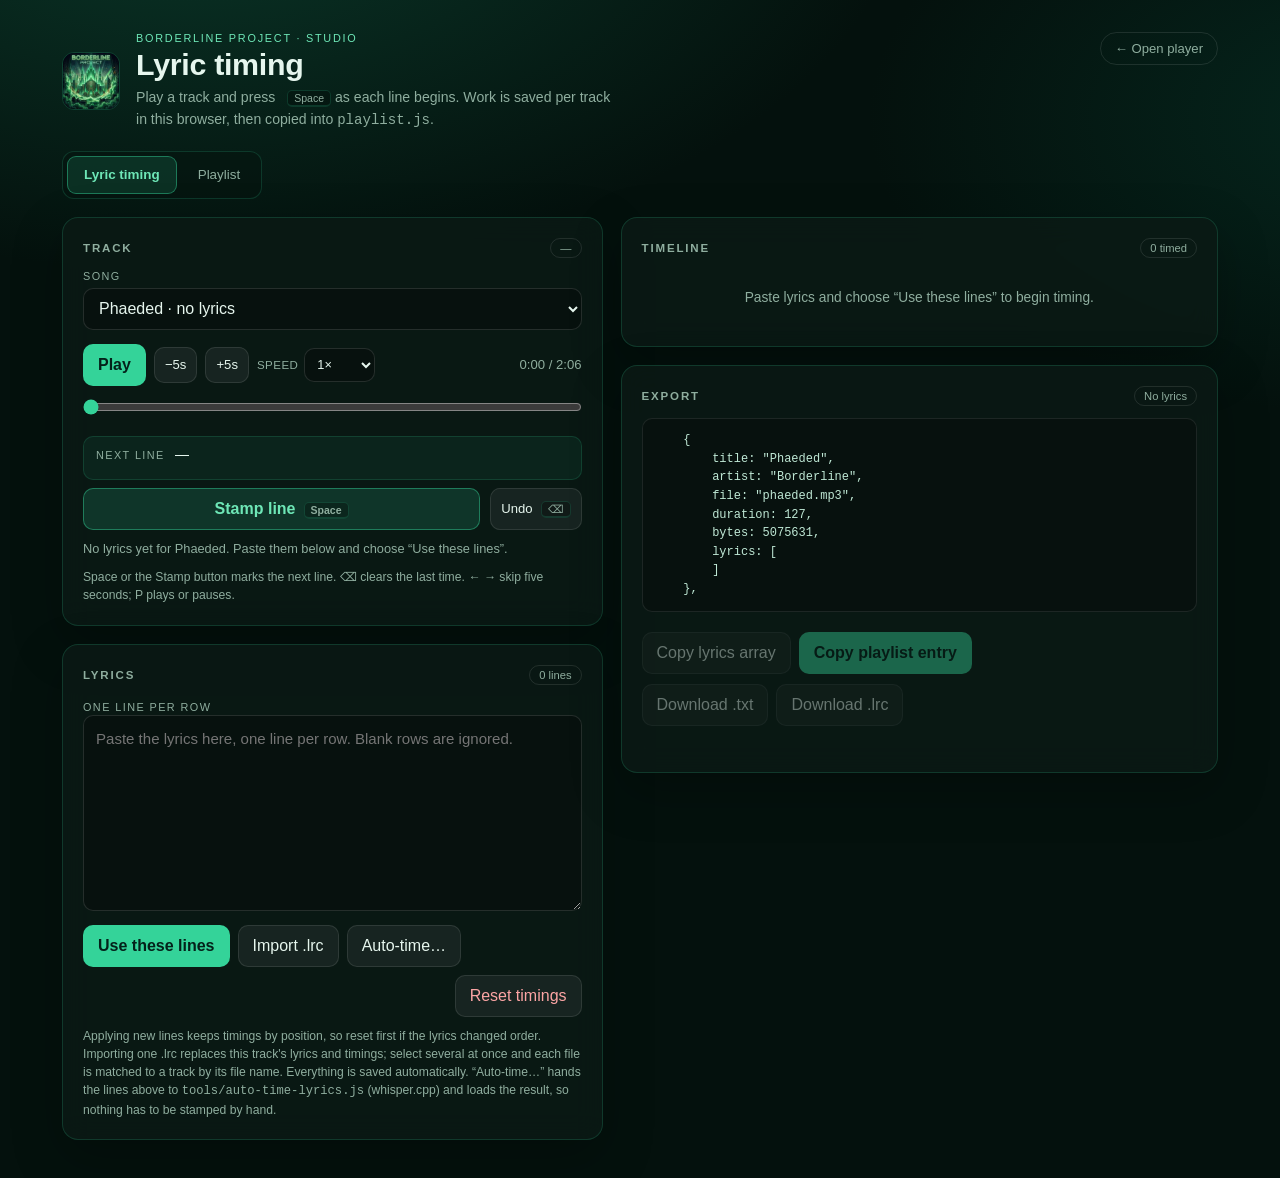
<file: lyrics-editor.html>
<!DOCTYPE html>
<html lang="en">
<head>
    <meta charset="UTF-8">
    <meta name="viewport" content="width=device-width, initial-scale=1.0, viewport-fit=cover">
    <meta name="robots" content="noindex, nofollow">
    <title>Lyric timing · Borderline Project</title>
    <link rel="icon" type="image/png" href="icon-192.png">
    <style>
        :root {
            color-scheme: dark;
            --bg: #04110d;
            --panel: rgba(12, 26, 21, 0.82);
            --panel-solid: #07110e;
            --line: rgba(52, 211, 153, 0.18);
            --line-strong: rgba(52, 211, 153, 0.45);
            --text: #e6f6ee;
            --muted: #8fae9f;
            --accent: #34d399;
            --accent-strong: #6ee7b7;
            --danger: #f87171;
            --warn: #fbbf24;
        }

        * { box-sizing: border-box; }

        body {
            margin: 0;
            min-height: 100dvh;
            background:
                radial-gradient(1100px 600px at 15% -10%, rgba(16, 92, 68, 0.5), transparent 65%),
                radial-gradient(900px 500px at 110% 10%, rgba(6, 56, 43, 0.55), transparent 60%),
                var(--bg);
            color: var(--text);
            font-family: -apple-system, BlinkMacSystemFont, "Segoe UI", Roboto, "Helvetica Neue", Arial, sans-serif;
            -webkit-font-smoothing: antialiased;
        }

        .app {
            max-width: 1220px;
            margin: 0 auto;
            padding: clamp(16px, 3vw, 32px);
            padding-bottom: 40px;
        }

        header.top {
            display: flex;
            align-items: center;
            gap: 16px;
            margin-bottom: 24px;
        }

        .cover {
            width: 58px;
            height: 58px;
            border-radius: 12px;
            object-fit: cover;
            border: 1px solid var(--line);
            flex: none;
        }

        .eyebrow {
            margin: 0 0 4px;
            font-size: 0.68rem;
            letter-spacing: 0.16em;
            text-transform: uppercase;
            color: var(--accent-strong);
        }

        h1 {
            margin: 0;
            font-size: clamp(1.4rem, 2.4vw, 1.9rem);
            line-height: 1.1;
            letter-spacing: -0.01em;
        }

        .lead {
            margin: 6px 0 0;
            max-width: 62ch;
            color: var(--muted);
            font-size: 0.88rem;
            line-height: 1.5;
        }

        .topLink {
            margin-left: auto;
            align-self: flex-start;
            color: var(--muted);
            font-size: 0.82rem;
            text-decoration: none;
            border: 1px solid rgba(255, 255, 255, 0.1);
            border-radius: 999px;
            padding: 8px 14px;
            white-space: nowrap;
        }
        .topLink:hover { color: var(--accent-strong); border-color: var(--line-strong); }

        .grid {
            display: grid;
            grid-template-columns: minmax(0, 0.95fr) minmax(0, 1.05fr);
            gap: 18px;
            align-items: start;
        }

        .col { display: grid; gap: 18px; min-width: 0; }

        .panel {
            background: var(--panel);
            border: 1px solid var(--line);
            border-radius: 16px;
            padding: clamp(14px, 2vw, 20px);
            backdrop-filter: blur(14px);
            -webkit-backdrop-filter: blur(14px);
            box-shadow: 0 18px 50px rgba(0, 0, 0, 0.25);
            min-width: 0;
        }

        .panelHead {
            display: flex;
            align-items: center;
            justify-content: space-between;
            gap: 12px;
            margin-bottom: 12px;
        }

        h2 {
            margin: 0;
            font-size: 0.72rem;
            letter-spacing: 0.16em;
            text-transform: uppercase;
            color: var(--muted);
            font-weight: 600;
        }

        .pill {
            font-size: 0.7rem;
            color: var(--muted);
            border: 1px solid rgba(255, 255, 255, 0.1);
            border-radius: 999px;
            padding: 3px 9px;
            white-space: nowrap;
            font-variant-numeric: tabular-nums;
        }

        .field { display: grid; gap: 6px; }

        label, .label {
            font-size: 0.68rem;
            letter-spacing: 0.13em;
            text-transform: uppercase;
            color: var(--muted);
        }

        select, textarea, input[type="number"], input[type="text"] {
            font: inherit;
            color: var(--text);
            background: var(--panel-solid);
            border: 1px solid rgba(255, 255, 255, 0.12);
            border-radius: 10px;
            min-height: 42px;
            padding: 9px 11px;
        }

        select { width: 100%; }
        select:focus-visible, textarea:focus-visible, input:focus-visible, button:focus-visible {
            outline: 2px solid var(--accent-strong);
            outline-offset: 2px;
        }

        .player {
            display: flex;
            flex-wrap: wrap;
            align-items: center;
            gap: 8px;
            margin-top: 14px;
        }

        .time {
            margin-left: auto;
            font-size: 0.82rem;
            color: var(--muted);
            font-variant-numeric: tabular-nums;
        }

        .rate {
            display: flex;
            align-items: center;
            gap: 6px;
            font-size: 0.72rem;
            color: var(--muted);
            letter-spacing: 0.04em;
        }
        .rate select { min-height: 34px; padding: 4px 8px; width: auto; font-size: 0.8rem; }

        input[type="range"] {
            width: 100%;
            margin: 10px 0 2px;
            accent-color: var(--accent);
            height: 22px;
        }

        button {
            font: inherit;
            color: var(--text);
            background: rgba(255, 255, 255, 0.06);
            border: 1px solid rgba(255, 255, 255, 0.1);
            border-radius: 10px;
            min-height: 42px;
            padding: 9px 14px;
            cursor: pointer;
            transition: background 0.15s ease, border-color 0.15s ease, transform 0.05s ease;
            touch-action: manipulation;
        }
        button:hover { background: rgba(255, 255, 255, 0.1); }
        button:active { transform: translateY(1px); }
        button:disabled { opacity: 0.42; cursor: not-allowed; }
        button:disabled:hover { background: rgba(255, 255, 255, 0.06); }

        button.primary {
            background: var(--accent);
            border-color: transparent;
            color: #04211a;
            font-weight: 650;
        }
        button.primary:hover { background: var(--accent-strong); }

        button.stamp {
            background: rgba(52, 211, 153, 0.16);
            border-color: var(--line-strong);
            color: var(--accent-strong);
            font-weight: 650;
        }
        button.stamp:hover { background: rgba(52, 211, 153, 0.24); }

        button.danger { color: #fca5a5; }
        button.danger:hover { background: rgba(248, 113, 113, 0.12); }

        .compact { min-height: 36px; padding: 6px 10px; font-size: 0.82rem; }

        kbd {
            font-family: inherit;
            font-size: 0.66rem;
            line-height: 1.4;
            padding: 1px 6px;
            margin-left: 8px;
            border: 1px solid var(--line);
            border-bottom-width: 2px;
            border-radius: 5px;
            color: var(--muted);
            background: rgba(0, 0, 0, 0.28);
            white-space: nowrap;
        }

        .next {
            display: flex;
            align-items: baseline;
            gap: 10px;
            margin: 14px 0 8px;
            padding: 9px 12px;
            min-height: 44px;
            border-radius: 10px;
            background: rgba(52, 211, 153, 0.07);
            border: 1px solid rgba(52, 211, 153, 0.16);
        }
        .next .label { flex: none; }
        .next strong {
            font-weight: 500;
            font-size: 0.92rem;
            overflow: hidden;
            text-overflow: ellipsis;
            white-space: nowrap;
        }

        .stampRow { display: flex; gap: 10px; }
        .stampRow .stamp { flex: 1; }

        .hint {
            margin: 10px 0 0;
            font-size: 0.76rem;
            line-height: 1.5;
            color: var(--muted);
        }

        .note {
            margin: 10px 0 0;
            min-height: 1.3em;
            font-size: 0.8rem;
            line-height: 1.45;
            color: var(--muted);
        }
        .note.warn { color: var(--warn); }
        .note.error { color: var(--danger); }

        textarea {
            width: 100%;
            min-height: 196px;
            resize: vertical;
            line-height: 1.55;
            font-size: 0.94rem;
            font-family: inherit;
            padding: 11px 12px;
        }

        .row {
            display: flex;
            flex-wrap: wrap;
            gap: 8px;
            margin-top: 10px;
            align-items: center;
        }
        .row .push { margin-left: auto; }

        .autoPanel {
            margin-top: 12px;
            padding: 11px 12px;
            border: 1px solid var(--line);
            border-radius: 10px;
            background: rgba(6, 20, 16, 0.55);
        }
        .autoPanel .note { margin-top: 0; }
        .autoPanel .cmd {
            margin: 9px 0 0;
            padding: 9px 10px;
            border: 1px solid var(--line);
            border-radius: 8px;
            background: var(--panel-solid);
            font-family: "SFMono-Regular", Consolas, "Liberation Mono", Menlo, monospace;
            font-size: 0.72rem;
            line-height: 1.55;
            color: var(--text);
            white-space: pre-wrap;
            overflow-wrap: anywhere;
        }
        .autoPanel .row { margin-top: 9px; }

        .timeline {
            list-style: none;
            margin: 0;
            padding: 0;
            max-height: 54vh;
            overflow: auto;
            scrollbar-width: thin;
            scrollbar-color: rgba(52, 211, 153, 0.35) transparent;
        }
        .timeline::-webkit-scrollbar { width: 8px; }
        .timeline::-webkit-scrollbar-thumb { background: rgba(52, 211, 153, 0.3); border-radius: 999px; }

        .tl {
            display: grid;
            grid-template-columns: 2.1rem minmax(0, 1fr) 5rem 2.1rem;
            gap: 8px;
            align-items: center;
            padding: 5px 7px;
            border-left: 2px solid transparent;
            border-radius: 8px;
        }
        .tl + .tl { margin-top: 1px; }
        .tl.active { background: rgba(52, 211, 153, 0.12); border-left-color: var(--accent); }
        .tl.timed .idx { color: var(--accent-strong); }

        .idx {
            font-size: 0.7rem;
            color: rgba(143, 174, 159, 0.65);
            font-variant-numeric: tabular-nums;
            text-align: right;
        }

        .tlText {
            background: none;
            border: 0;
            padding: 4px 0;
            min-height: 34px;
            text-align: left;
            width: 100%;
            overflow: hidden;
            text-overflow: ellipsis;
            white-space: nowrap;
            font-size: 0.9rem;
            color: var(--text);
        }
        .tlText:hover { background: none; text-decoration: underline dotted rgba(110, 231, 183, 0.55); }
        .tl:not(.timed) .tlText { color: var(--muted); }

        .timeInput {
            width: 100%;
            min-height: 34px;
            padding: 4px 6px;
            font-size: 0.82rem;
            text-align: right;
            font-variant-numeric: tabular-nums;
        }
        .timeInput::-webkit-outer-spin-button,
        .timeInput::-webkit-inner-spin-button { -webkit-appearance: none; margin: 0; }
        .timeInput { -moz-appearance: textfield; appearance: textfield; }

        .target {
            width: 34px;
            min-height: 34px;
            padding: 0;
            font-size: 0.85rem;
            color: var(--muted);
        }
        .target:hover { color: var(--accent-strong); }

        .empty, .placeholder {
            margin: 0;
            padding: 18px 4px;
            color: var(--muted);
            font-size: 0.86rem;
            line-height: 1.5;
            text-align: center;
        }

        .preview {
            margin: 0;
            padding: 12px;
            max-height: 270px;
            overflow: auto;
            background: var(--panel-solid);
            border: 1px solid rgba(255, 255, 255, 0.09);
            border-radius: 10px;
            font-family: "SFMono-Regular", Consolas, "Liberation Mono", Menlo, monospace;
            font-size: 0.75rem;
            line-height: 1.55;
            white-space: pre-wrap;
            word-break: break-word;
            color: #bfe8d5;
        }

        .problems {
            margin: 10px 0 0;
            padding: 0;
            list-style: none;
            display: grid;
            gap: 4px;
            font-size: 0.78rem;
            line-height: 1.45;
        }
        .problems .warn { color: var(--warn); }
        .problems .bad { color: var(--danger); }

        .status {
            margin: 10px 0 0;
            min-height: 1.3em;
            font-size: 0.8rem;
            color: var(--accent-strong);
        }
        .status.bad { color: var(--danger); }

        .mobileBar { display: none; }

        [hidden] { display: none !important; }

        /* Section tabs */
        .tabs {
            display: inline-flex;
            gap: 4px;
            margin: -4px 0 18px;
            padding: 4px;
            border: 1px solid var(--line);
            border-radius: 12px;
            background: rgba(6, 20, 16, 0.55);
        }
        .tabs button {
            min-height: 38px;
            padding: 7px 16px;
            border: 1px solid transparent;
            border-radius: 9px;
            background: none;
            color: var(--muted);
            font-size: 0.84rem;
        }
        .tabs button:hover { background: rgba(255, 255, 255, 0.06); }
        .tabs button[aria-selected="true"] {
            background: rgba(52, 211, 153, 0.14);
            border-color: var(--line-strong);
            color: var(--accent-strong);
            font-weight: 600;
        }

        /* Playlist manager */
        .planner { display: grid; gap: 18px; }
        .planner .row { margin-top: 12px; }
        .toolbarField {
            display: flex;
            align-items: center;
            gap: 8px;
            flex-wrap: wrap;
            font-size: 0.72rem;
            color: var(--muted);
        }
        .toolbarField select { width: auto; min-width: 150px; min-height: 42px; }

        .albumBlock {
            border: 1px solid rgba(255, 255, 255, 0.08);
            border-radius: 12px;
            overflow: hidden;
            background: rgba(4, 17, 13, 0.35);
        }
        .albumBlock + .albumBlock { margin-top: 12px; }
        .albumHead {
            display: flex;
            align-items: baseline;
            gap: 10px;
            padding: 10px 12px;
            background: rgba(52, 211, 153, 0.08);
            border-bottom: 1px solid rgba(255, 255, 255, 0.06);
        }
        .albumHead h3 {
            margin: 0;
            font-size: 0.86rem;
            font-weight: 650;
            color: var(--text);
        }
        .albumHead .albumId {
            font-size: 0.7rem;
            color: var(--muted);
            font-variant-numeric: tabular-nums;
        }
        .albumHead .pill { margin-left: auto; }

        .plRow {
            display: grid;
            grid-template-columns: minmax(0, 1.25fr) minmax(0, 0.95fr) 4.4rem 4.4rem minmax(0, 0.9fr) auto;
            gap: 8px;
            align-items: center;
            padding: 8px 10px;
        }
        .plRow + .plRow { border-top: 1px solid rgba(255, 255, 255, 0.05); }
        .plRow input[type="text"] { min-height: 38px; padding: 6px 9px; font-size: 0.86rem; width: 100%; }
        .plRow .len { min-height: 38px; padding: 6px; font-size: 0.8rem; text-align: right; font-variant-numeric: tabular-nums; width: 100%; }
        .plRow select { min-height: 38px; padding: 6px 8px; font-size: 0.78rem; }
        .plCell { min-width: 0; display: grid; gap: 2px; }
        .plFile {
            font-size: 0.66rem;
            color: rgba(143, 174, 159, 0.85);
            overflow: hidden;
            text-overflow: ellipsis;
            white-space: nowrap;
        }
        .newTag {
            display: inline-block;
            margin-left: 6px;
            padding: 0 5px;
            border-radius: 999px;
            background: rgba(251, 191, 36, 0.16);
            border: 1px solid rgba(251, 191, 36, 0.45);
            color: var(--warn);
            font-size: 0.6rem;
            letter-spacing: 0.08em;
            text-transform: uppercase;
        }
        .plSize {
            font-size: 0.72rem;
            color: var(--muted);
            text-align: right;
            font-variant-numeric: tabular-nums;
            white-space: nowrap;
        }
        .plActions { display: flex; gap: 4px; justify-content: flex-end; }
        .plActions button { min-height: 36px; min-width: 34px; padding: 4px 7px; font-size: 0.8rem; }
        .plActions button.remove { color: #fca5a5; }
        .plActions button.remove:hover { background: rgba(248, 113, 113, 0.12); }
        .plRow.orphanRow { grid-template-columns: minmax(0, 1fr) auto; }
        .orphanName {
            font-size: 0.88rem;
            color: var(--text);
            overflow: hidden;
            text-overflow: ellipsis;
            white-space: nowrap;
        }
        .albumNote {
            margin: 0;
            padding: 9px 12px;
            font-size: 0.75rem;
            color: var(--warn);
            border-bottom: 1px solid rgba(255, 255, 255, 0.05);
        }

        @media (max-width: 900px) {
            .grid { grid-template-columns: 1fr; }
            .topLink { display: none; }
            h1 { font-size: 1.45rem; }
            .lead { font-size: 0.82rem; }
            .cover { width: 48px; height: 48px; }
            .timeline { max-height: none; }
            .app { padding-bottom: 104px; }

            .mobileBar {
                display: flex;
                gap: 8px;
                position: fixed;
                left: 0;
                right: 0;
                bottom: 0;
                z-index: 20;
                padding: 10px max(12px, env(safe-area-inset-left, 0px)) calc(10px + env(safe-area-inset-bottom, 0px)) max(12px, env(safe-area-inset-right, 0px));
                background: rgba(4, 17, 13, 0.94);
                border-top: 1px solid var(--line);
                backdrop-filter: blur(14px);
                -webkit-backdrop-filter: blur(14px);
            }
            .mobileBar button { flex: 1; }
            .mobileBar .stamp { flex: 1.7; }
        }

        @media (max-width: 900px) {
            .plRow { grid-template-columns: repeat(2, minmax(0, 1fr)); }
            .plRow .plTitle,
            .plRow .plArtist,
            .plRow .plAlbum { grid-column: 1 / -1; }
            .plRow .plSize { text-align: left; }
            .plRow .plActions { grid-column: 1 / -1; justify-content: flex-start; }
            .plActions button { min-width: 44px; min-height: 40px; }
            body.playlist-mode .app { padding-bottom: 40px; }
        }

        @media (max-width: 900px) {
            .plRow.orphanRow { grid-template-columns: minmax(0, 1fr) auto; }
            .plRow.orphanRow .plTitle { grid-column: auto; }
        }

        @media (max-width: 420px) {
            .tl { grid-template-columns: 1.8rem minmax(0, 1fr) 4.4rem 1.9rem; gap: 5px; }
            .panel { padding: 13px; }
        }

        @media (prefers-reduced-motion: reduce) {
            * { transition: none !important; }
        }
    </style>
</head>
<body>
    <div class="app">
        <header class="top">
            <img class="cover" src="cover1-thumb.webp" alt="">
            <div>
                <p class="eyebrow">Borderline Project · studio</p>
                <h1>Lyric timing</h1>
                <p class="lead">Play a track and press <kbd>Space</kbd> as each line begins. Work is saved per track in this browser, then copied into <code>playlist.js</code>.</p>
            </div>
            <a class="topLink" href="index.html">← Open player</a>
        </header>

        <nav class="tabs" role="tablist" aria-label="Studio section">
            <button type="button" role="tab" id="tabLyrics" aria-selected="true" aria-controls="panelLyrics">Lyric timing</button>
            <button type="button" role="tab" id="tabPlaylist" aria-selected="false" aria-controls="panelPlaylist">Playlist</button>
        </nav>

        <main class="grid" id="panelLyrics" role="tabpanel" aria-labelledby="tabLyrics">
            <div class="col">
                <section class="panel" aria-labelledby="player-title">
                    <div class="panelHead">
                        <h2 id="player-title">Track</h2>
                        <span class="pill" id="progressPill">—</span>
                    </div>

                    <div class="field">
                        <label for="track">Song</label>
                        <select id="track"></select>
                    </div>

                    <div class="player">
                        <button type="button" id="play" class="primary">Play</button>
                        <button type="button" id="back" class="compact" title="Back 5 seconds">−5s</button>
                        <button type="button" id="fwd" class="compact" title="Forward 5 seconds">+5s</button>
                        <label class="rate">Speed
                            <select id="rate">
                                <option value="0.5">0.5×</option>
                                <option value="0.75">0.75×</option>
                                <option value="1" selected>1×</option>
                                <option value="1.25">1.25×</option>
                                <option value="1.5">1.5×</option>
                            </select>
                        </label>
                        <span class="time"><span id="now">0:00</span> / <span id="dur">0:00</span></span>
                    </div>

                    <input id="seek" type="range" min="0" max="0" step="0.05" value="0" aria-label="Seek through the track">

                    <div class="next">
                        <span class="label">Next line</span>
                        <strong id="nextText">—</strong>
                    </div>

                    <div class="stampRow">
                        <button type="button" id="stamp" class="stamp">Stamp line<kbd>Space</kbd></button>
                        <button type="button" id="undo" class="compact">Undo<kbd>⌫</kbd></button>
                    </div>

                    <p class="note" id="note" role="status" aria-live="polite"></p>
                    <p class="hint">Space or the Stamp button marks the next line. ⌫ clears the last time. ← → skip five seconds; P plays or pauses.</p>
                </section>

                <section class="panel" aria-labelledby="lyrics-title">
                    <div class="panelHead">
                        <h2 id="lyrics-title">Lyrics</h2>
                        <span class="pill" id="lineCount">0 lines</span>
                    </div>
                    <label class="label" for="lines">One line per row</label>
                    <textarea id="lines" spellcheck="false" autocapitalize="off" autocomplete="off" placeholder="Paste the lyrics here, one line per row. Blank rows are ignored."></textarea>
                    <div class="row">
                        <button type="button" id="apply" class="primary">Use these lines</button>
                        <button type="button" id="importLrc" title="Import one .lrc for this track, or several to match by file name">Import .lrc</button>
                        <button type="button" id="autoTime" title="Time every line with whisper.cpp and import the result">Auto-time…</button>
                        <button type="button" id="reset" class="danger push">Reset timings</button>
                    </div>
                    <input type="file" id="lrcFile" accept=".lrc,text/plain" multiple hidden>

                    <div class="autoPanel" id="autoPanel" hidden>
                        <p class="note" id="autoHint"></p>
                        <pre class="cmd" id="autoCmd" aria-label="Command to run in the project folder"></pre>
                        <div class="row">
                            <button type="button" id="autoCopy" class="compact">Copy command</button>
                            <button type="button" id="autoLoad" class="compact">Load result</button>
                            <button type="button" id="autoStop" class="compact push">Done</button>
                        </div>
                    </div>
                    <p class="hint">Applying new lines keeps timings by position, so reset first if the lyrics changed order. Importing one .lrc replaces this track's lyrics and timings; select several at once and each file is matched to a track by its file name. Everything is saved automatically. “Auto-time…” hands the lines above to <code>tools/auto-time-lyrics.js</code> (whisper.cpp) and loads the result, so nothing has to be stamped by hand.</p>
                </section>
            </div>

            <div class="col">
                <section class="panel" aria-labelledby="timeline-title">
                    <div class="panelHead">
                        <h2 id="timeline-title">Timeline</h2>
                        <span class="pill" id="timedCount">0 timed</span>
                    </div>
                    <ol class="timeline" id="timeline"></ol>
                    <p class="empty" id="empty">Paste lyrics and choose “Use these lines” to begin timing.</p>
                </section>

                <section class="panel" aria-labelledby="export-title">
                    <div class="panelHead">
                        <h2 id="export-title">Export</h2>
                        <span class="pill" id="exportState">—</span>
                    </div>
                    <pre class="preview" id="preview" aria-label="Playlist entry preview"></pre>
                    <ul class="problems" id="problems"></ul>
                    <div class="row">
                        <button type="button" id="copyLyrics">Copy lyrics array</button>
                        <button type="button" id="copyEntry" class="primary">Copy playlist entry</button>
                    </div>
                    <div class="row">
                        <button type="button" id="download">Download .txt</button>
                        <button type="button" id="downloadLrc">Download .lrc</button>
                    </div>
                    <p class="status" id="status" role="status" aria-live="polite"></p>
                </section>
            </div>
        </main>

        <section class="planner" id="panelPlaylist" role="tabpanel" aria-labelledby="tabPlaylist" hidden>
            <section class="panel" aria-labelledby="plManageTitle">
                <div class="panelHead">
                    <h2 id="plManageTitle">Playlist</h2>
                    <span class="pill" id="plSummary">—</span>
                </div>
                <p class="hint">Add songs, fix titles and artists, move a track to another album, or remove it. Saving rewrites <code>playlist.js</code>, updates the track lists in <code>remixes.js</code> and copies new audio into <code>music/</code>. Nothing changes on disk until you save.</p>

                <div class="row">
                    <button type="button" id="plAdd" class="primary">Add songs…</button>
                    <label class="toolbarField" for="plAlbum">Add to
                        <select id="plAlbum"></select>
                    </label>
                    <input type="file" id="plFiles" accept="audio/*,.mp3,.flac,.m4a,.mp4,.wav,.ogg,.opus,.aiff,.aif" multiple hidden>
                </div>

                <div class="row">
                    <button type="button" id="plOpen">Open project folder</button>
                    <button type="button" id="plSave" class="primary">Save changes</button>
                    <button type="button" id="plDownload">Download updated files</button>
                    <span class="pill push" id="plSaveState">Not saved yet</span>
                </div>

                <p class="note" id="plNote" role="status" aria-live="polite"></p>
                <p class="hint" id="plFolderHint">Add songs, edit the list, then save. With the folder open, saving writes the audio and both playlist files in place; otherwise the same files are downloaded for you to put in the project.</p>
            </section>

            <section class="panel" aria-labelledby="plTracksTitle">
                <div class="panelHead">
                    <h2 id="plTracksTitle">Tracks</h2>
                    <span class="pill" id="plCount">0</span>
                </div>
                <div id="plRows"></div>
                <p class="empty" id="plEmpty" hidden>No tracks in the playlist yet. Add a song above.</p>
            </section>
        </section>
    </div>

    <div class="mobileBar" id="mobileBar">
        <button type="button" id="mPlay" class="primary">Play</button>
        <button type="button" id="mStamp" class="stamp">Stamp</button>
        <button type="button" id="mUndo">Undo</button>
    </div>

    <script src="playlist.js"></script>
    <script src="remixes.js"></script>
    <script>
    (() => {
        'use strict';

        const $ = id => document.getElementById(id);
        const tracks = Array.isArray(window.myPlaylist) ? window.myPlaylist : [];
        const albums = Array.isArray(window.myAlbums) ? window.myAlbums : [];

        // Tracks are grouped into albums in remixes.js; the LRC album tag is
        // filled from there so Extras and Instrumentals songs are not labelled
        // as Borderline.
        function normalizeFile(file) {
            return String(file || '')
                .replace(/\\/g, '/')
                .replace(/^\.?\//, '')
                .replace(/^music\//i, '')
                .toLowerCase();
        }

        const albumByFile = new Map();
        // Rebuilt whenever the playlist manager saves, so the LRC album tag
        // follows tracks that were moved to a different album.
        function rebuildAlbumLookup() {
            albumByFile.clear();
            albums.forEach(album => {
                const title = String(album && album.title || '').trim();
                if (!title) return;
                (Array.isArray(album.tracks) ? album.tracks : []).forEach(entry => {
                    const file = typeof entry === 'string' ? entry : entry && entry.file;
                    const key = normalizeFile(file);
                    if (key && !albumByFile.has(key)) albumByFile.set(key, title);
                });
            });
        }
        rebuildAlbumLookup();

        function trackAlbum(song) {
            return albumByFile.get(normalizeFile(song && song.file)) || '';
        }
        const STORE_PREFIX = 'borderline-lyrics-studio-v1:';
        const LAST_TRACK = 'borderline-lyrics-studio:last';

        const trackSelect = $('track');
        const playBtn = $('play');
        const mobilePlay = $('mPlay');
        const stampBtn = $('stamp');
        const mobileStamp = $('mStamp');
        const undoBtn = $('undo');
        const mobileUndo = $('mUndo');
        const backBtn = $('back');
        const fwdBtn = $('fwd');
        const rateSelect = $('rate');
        const seek = $('seek');
        const nowEl = $('now');
        const durEl = $('dur');
        const nextText = $('nextText');
        const noteEl = $('note');
        const linesInput = $('lines');
        const applyBtn = $('apply');
        const resetBtn = $('reset');
        const lineCountEl = $('lineCount');
        const timedCountEl = $('timedCount');
        const progressPill = $('progressPill');
        const timeline = $('timeline');
        const emptyEl = $('empty');
        const previewEl = $('preview');
        const problemsEl = $('problems');
        const exportState = $('exportState');
        const statusEl = $('status');
        const copyLyricsBtn = $('copyLyrics');
        const copyEntryBtn = $('copyEntry');
        const downloadBtn = $('download');
        const downloadLrcBtn = $('downloadLrc');
        const importLrcBtn = $('importLrc');
        const lrcInput = $('lrcFile');
        const autoTimeBtn = $('autoTime');
        const autoPanel = $('autoPanel');
        const autoHint = $('autoHint');
        const autoCmd = $('autoCmd');
        const autoCopyBtn = $('autoCopy');
        const autoLoadBtn = $('autoLoad');
        const autoStopBtn = $('autoStop');

        const audio = new Audio();
        audio.preload = 'metadata';

        let track = null;
        let trackIndex = 0;
        let lines = [];
        let times = [];
        let active = 0;
        let dragging = false;
        let saveTimer = null;
        let statusTimer = null;

        // Auto-time writes its scratch files into the project folder, next to the
        // other tools' output, and collects the .lrc the script writes back.
        const AUTO_DIR = '.autotime';
        const AUTO_POLL_MS = 2000;
        const AUTO_WAIT_MS = 5 * 60 * 1000;
        let autoRun = null;
        let autoPoll = null;
        let autoDeadline = 0;

        // ---------- helpers ----------

        function fmtClock(seconds) {
            if (!Number.isFinite(seconds) || seconds < 0) return '0:00';
            const total = Math.floor(seconds);
            const mins = Math.floor(total / 60);
            const secs = total % 60;
            return `${mins}:${String(secs).padStart(2, '0')}`;
        }

        function fmtStamp(value) {
            return String(Math.round(value * 10) / 10);
        }

        function roundTime(value) {
            return Math.round(value * 10) / 10;
        }

        function slug(value) {
            return String(value).replace(/[^a-z0-9]+/gi, '-').replace(/^-+|-+$/g, '').toLowerCase();
        }

        function note(text, tone) {
            noteEl.textContent = text || '';
            noteEl.className = 'note' + (tone ? ' ' + tone : '');
        }

        function flash(text, tone) {
            statusEl.textContent = text;
            statusEl.className = 'status' + (tone === 'bad' ? ' bad' : '');
            clearTimeout(statusTimer);
            if (text) {
                statusTimer = setTimeout(() => {
                    statusEl.textContent = '';
                    statusEl.className = 'status';
                }, 6000);
            }
        }

        function storageGet(key) {
            try { return localStorage.getItem(key); } catch (error) { return null; }
        }

        function storageSet(key, value) {
            try { localStorage.setItem(key, value); return true; } catch (error) { return false; }
        }

        function storageRemove(key) {
            try { localStorage.removeItem(key); } catch (error) { /* ignore */ }
        }

        function firstUntimed() {
            for (let i = 0; i < lines.length; i += 1) {
                if (times[i] == null) return i;
            }
            return lines.length;
        }

        function nextUntimed(from) {
            for (let i = Math.max(0, from); i < lines.length; i += 1) {
                if (times[i] == null) return i;
            }
            return lines.length;
        }

        function lastTimedIndex() {
            for (let i = times.length - 1; i >= 0; i -= 1) {
                if (times[i] != null) return i;
            }
            return -1;
        }

        function timedPairs() {
            const pairs = [];
            lines.forEach((text, i) => {
                if (times[i] != null) pairs.push({ time: times[i], text, index: i });
            });
            return pairs;
        }

        // ---------- saved work ----------

        function loadSaved(forTrack) {
            const raw = storageGet(STORE_PREFIX + forTrack.file);
            if (!raw) return null;
            try {
                const saved = JSON.parse(raw);
                const savedLines = Array.isArray(saved && saved.lines)
                    ? saved.lines.map(line => String(line))
                    : [];
                const savedTimes = savedLines.map((_, i) => {
                    const value = saved && Array.isArray(saved.times) ? Number(saved.times[i]) : NaN;
                    return Number.isFinite(value) && value >= 0 ? roundTime(value) : null;
                });
                const draft = saved && typeof saved.draft === 'string' ? saved.draft : savedLines.join('\n');
                let restoredActive = saved && Number.isInteger(saved.active) ? saved.active : 0;
                if (restoredActive < 0 || restoredActive > savedLines.length) restoredActive = 0;
                return { lines: savedLines, times: savedTimes, active: restoredActive, draft };
            } catch (error) {
                return null;
            }
        }

        function save() {
            if (!track) return;
            const payload = { lines, times, active, draft: linesInput.value };
            storageSet(STORE_PREFIX + track.file, JSON.stringify(payload));
            storageSet(LAST_TRACK, track.file);
        }

        function scheduleSave() {
            clearTimeout(saveTimer);
            saveTimer = setTimeout(save, 250);
        }

        // ---------- playback ----------

        function updatePlayButtons() {
            const label = audio.paused ? 'Play' : 'Pause';
            playBtn.textContent = label;
            mobilePlay.textContent = label;
        }

        function updateTimes() {
            nowEl.textContent = fmtClock(audio.currentTime);
            const duration = Number.isFinite(audio.duration) && audio.duration > 0
                ? audio.duration
                : (track ? track.duration : 0);
            durEl.textContent = fmtClock(duration);
            if (!dragging && Number.isFinite(audio.duration) && audio.duration > 0) {
                seek.value = String(Math.min(audio.currentTime, audio.duration));
            }
        }

        function togglePlay() {
            if (!track) return;
            if (audio.paused) {
                audio.play().catch(() => {
                    note('The browser blocked playback. Press Play once by hand.', 'warn');
                });
            } else {
                audio.pause();
            }
        }

        function nudge(seconds) {
            if (!track || !Number.isFinite(audio.duration)) return;
            audio.currentTime = Math.max(0, Math.min(audio.duration, audio.currentTime + seconds));
            updateTimes();
        }

        audio.addEventListener('loadedmetadata', () => {
            if (Number.isFinite(audio.duration)) {
                seek.max = String(audio.duration);
                durEl.textContent = fmtClock(audio.duration);
            }
            updateTimes();
        });

        audio.addEventListener('timeupdate', updateTimes);
        audio.addEventListener('play', updatePlayButtons);
        audio.addEventListener('pause', updatePlayButtons);
        audio.addEventListener('ended', updatePlayButtons);
        audio.addEventListener('error', () => {
            if (track) note(`Could not load music/${track.file}.`, 'error');
        });
        audio.addEventListener('ratechange', () => {
            rateSelect.value = String(audio.playbackRate);
        });

        // ---------- stamping ----------

        function stamp() {
            if (!track) return;
            if (!lines.length) {
                note('Paste the lyrics first, then choose “Use these lines”.', 'warn');
                return;
            }
            const index = nextUntimed(active);
            if (index >= lines.length) {
                note('Every line already has a time. Use ⌫ to undo the last one, or Reset timings.', 'warn');
                return;
            }
            const at = roundTime(Math.min(audio.currentTime || 0, Number.isFinite(audio.duration) ? audio.duration : Infinity));
            times[index] = at;
            active = nextUntimed(index + 1);
            save();
            render();
            scrollToLine(index);
            note(`Line ${index + 1} stamped at ${fmtStamp(at)}s${audio.paused ? ' (paused)' : ''}.`);
        }

        function undo() {
            if (!track) return;
            const index = lastTimedIndex();
            if (index < 0) {
                note('Nothing to undo yet.', 'warn');
                return;
            }
            times[index] = null;
            active = index;
            save();
            render();
            scrollToLine(index);
            note(`Cleared the time for line ${index + 1}.`);
        }

        function seekToLine(index) {
            if (!Number.isFinite(audio.duration)) return;
            if (times[index] != null) {
                audio.currentTime = Math.min(times[index], audio.duration);
                updateTimes();
            }
        }

        function scrollToLine(index) {
            const row = timeline.querySelector(`[data-i="${index}"]`);
            if (row) row.scrollIntoView({ block: 'nearest' });
        }

        // ---------- rendering ----------

        function renderStats() {
            const timed = times.filter(value => value != null).length;
            lineCountEl.textContent = `${lines.length} line${lines.length === 1 ? '' : 's'}`;
            timedCountEl.textContent = `${timed} timed`;
            progressPill.textContent = lines.length ? `${timed}/${lines.length}` : '—';

            if (!lines.length) {
                nextText.textContent = '—';
            } else if (active >= lines.length) {
                nextText.textContent = 'All lines timed — press ⌫ to undo one';
            } else {
                nextText.textContent = `${active + 1}. ${lines[active]}`;
            }
        }

        function renderTimeline() {
            timeline.innerHTML = '';
            emptyEl.hidden = lines.length > 0;
            if (!lines.length) return;

            const fragment = document.createDocumentFragment();
            lines.forEach((text, i) => {
                const item = document.createElement('li');
                item.className = 'tl' + (i === active ? ' active' : '') + (times[i] != null ? ' timed' : '');
                item.dataset.i = String(i);
                if (i === active) item.setAttribute('aria-current', 'step');

                const index = document.createElement('span');
                index.className = 'idx';
                index.textContent = String(i + 1).padStart(2, '0');

                const textBtn = document.createElement('button');
                textBtn.type = 'button';
                textBtn.className = 'tlText';
                textBtn.textContent = text;
                textBtn.title = times[i] != null ? `Seek to ${fmtStamp(times[i])}s` : 'Make this the next line to stamp';
                textBtn.addEventListener('click', () => {
                    if (times[i] != null) {
                        active = i;
                        seekToLine(i);
                        note(`Jumped to line ${i + 1} at ${fmtStamp(times[i])}s.`);
                    } else {
                        active = i;
                        note(`Line ${i + 1} is next. Press Stamp when it begins.`);
                    }
                    render();
                    scrollToLine(i);
                });

                const timeInput = document.createElement('input');
                timeInput.type = 'number';
                timeInput.className = 'timeInput';
                timeInput.min = '0';
                timeInput.step = '0.1';
                timeInput.inputMode = 'decimal';
                timeInput.placeholder = '—';
                timeInput.setAttribute('aria-label', `Time for line ${i + 1}`);
                if (times[i] != null) timeInput.value = fmtStamp(times[i]);
                timeInput.addEventListener('change', () => {
                    const value = parseFloat(timeInput.value);
                    times[i] = Number.isFinite(value) && value >= 0 ? roundTime(value) : null;
                    active = firstUntimed();
                    save();
                    render();
                    note(times[i] == null ? `Cleared line ${i + 1}.` : `Line ${i + 1} set to ${fmtStamp(times[i])}s.`);
                });

                const target = document.createElement('button');
                target.type = 'button';
                target.className = 'target';
                target.textContent = '↳';
                target.title = 'Stamp from this line';
                target.setAttribute('aria-label', `Make line ${i + 1} the next line to stamp`);
                target.addEventListener('click', () => {
                    active = i;
                    const previous = times[i - 1];
                    if (previous != null) {
                        audio.currentTime = previous;
                        updateTimes();
                    }
                    render();
                    scrollToLine(i);
                    note(`Stamping from line ${i + 1}. Rewind and press Stamp when it begins.`);
                });

                item.append(index, textBtn, timeInput, target);
                fragment.appendChild(item);
            });
            timeline.appendChild(fragment);
        }

        function analyze() {
            const pairs = timedPairs();
            const problems = [];
            let ordered = true;
            let previous = -Infinity;
            let orderLine = null;
            pairs.forEach(pair => {
                if (pair.time < previous) {
                    ordered = false;
                    if (orderLine == null) orderLine = pair.index + 1;
                }
                previous = pair.time;
            });
            const duration = Number.isFinite(audio.duration) && audio.duration > 0
                ? audio.duration
                : (track ? track.duration : null);
            if (duration) {
                const beyond = pairs.find(pair => pair.time > duration + 2);
                if (beyond) problems.push({ tone: 'warn', text: `Line ${beyond.index + 1} is timed past the end of the track (${fmtClock(beyond.time)}).` });
            }
            const untimed = lines.length - pairs.length;
            if (untimed > 0 && lines.length) {
                problems.push({ tone: 'warn', text: `${untimed} line${untimed === 1 ? '' : 's'} without a time will be left out of the export.` });
            }
            if (!ordered) {
                problems.push({ tone: 'bad', text: `Times go backwards at line ${orderLine}. Exports need them to rise with the lyric order.` });
            }
            return { pairs, ordered, problems, duration };
        }

        function lyricsBlock() {
            const pairs = timedPairs();
            if (!pairs.length) return '        lyrics: [\n        ]';
            const rows = pairs
                .map(pair => `            { time: ${fmtStamp(pair.time)}, text: ${JSON.stringify(pair.text)} },`)
                .join('\n');
            return `        lyrics: [\n${rows}\n        ]`;
        }

        function entryBlock(withComma) {
            if (!track) return '';
            const rows = [
                '    {',
                `        title: ${JSON.stringify(track.title)},`,
                `        artist: ${JSON.stringify(track.artist || 'Borderline')},`,
                `        file: ${JSON.stringify(track.file)},`,
                `        duration: ${Number.isFinite(track.duration) ? track.duration : 0},`,
                `        bytes: ${Number.isFinite(track.bytes) ? track.bytes : 0},`,
                lyricsBlock(),
                `    }${withComma === false ? '' : ','}`
            ];
            return rows.join('\n');
        }

        function renderExport() {
            const { pairs, ordered, problems } = analyze();
            previewEl.textContent = track ? entryBlock(true) : '// Choose a track to begin.';

            problemsEl.innerHTML = '';
            problems.forEach(problem => {
                const item = document.createElement('li');
                item.className = problem.tone;
                item.textContent = problem.text;
                problemsEl.appendChild(item);
            });

            let state = '—';
            if (track) {
                if (!lines.length) state = 'No lyrics';
                else if (!pairs.length) state = 'Not started';
                else if (!ordered) state = 'Fix order';
                else if (pairs.length < lines.length) state = `${pairs.length}/${lines.length} timed`;
                else state = 'Ready';
            }
            exportState.textContent = state;

            const blocked = !track || !pairs.length || !ordered;
            copyLyricsBtn.disabled = blocked;
            copyEntryBtn.disabled = blocked;
            downloadBtn.disabled = blocked;
            downloadLrcBtn.disabled = blocked;
        }

        function render() {
            renderStats();
            renderTimeline();
            renderExport();
        }

        // ---------- applying lyrics ----------

        function applyLines() {
            const next = linesInput.value
                .split(/\r?\n/)
                .map(line => line.trim())
                .filter(Boolean);
            if (!next.length) {
                note('Paste at least one lyric line first.', 'warn');
                return;
            }
            const previousCount = lines.length;
            const keptTimes = next.map((_, i) => (times[i] != null ? times[i] : null));
            lines = next;
            times = keptTimes;
            active = firstUntimed();
            save();
            render();
            linesInput.blur();
            if (next.length > active) scrollToLine(active);
            const changed = previousCount && previousCount !== next.length;
            note(`Ready with ${next.length} line${next.length === 1 ? '' : 's'}.${changed ? ' Timings were kept by position — reset them if the lyrics changed.' : ''}`);
        }

        function resetTimings() {
            if (!lines.length && !times.some(value => value != null)) return;
            if (!window.confirm(`Clear every time for “${track ? track.title : 'this track'}”? The lyrics stay.`)) return;
            times = new Array(lines.length).fill(null);
            active = 0;
            save();
            render();
            scrollToLine(0);
            note('All times cleared.');
        }

        // ---------- lrc ----------

        function parseLrc(text) {
            const meta = {};
            const entries = [];
            const timeTag = /^\[(\d{1,3}):(\d{1,2})(?:[.:](\d{1,3}))?\]\s*/;
            const metaTag = /^\[([a-z]+)\s*:\s*(.*?)\]\s*$/i;
            let order = 0;

            String(text).split(/\r?\n/).forEach(raw => {
                const line = raw.trim();
                if (!line) return;

                let rest = line;
                const stamps = [];
                let match;
                while ((match = timeTag.exec(rest))) {
                    const fraction = match[3] || '';
                    const seconds = Number(match[1]) * 60 + Number(match[2])
                        + (fraction ? Number(fraction) / Math.pow(10, fraction.length) : 0);
                    stamps.push(seconds);
                    rest = rest.slice(match[0].length);
                }

                if (stamps.length) {
                    // Enhanced LRC can carry word timings inside the line; keep the words.
                    const lyric = rest.replace(/<\d{1,3}:\d{1,2}(?:[.:]\d{1,3})?>/g, '').trim();
                    if (!lyric) return;
                    stamps.forEach(time => {
                        entries.push({ time, text: lyric, order: order += 1 });
                    });
                    return;
                }

                const metaMatch = metaTag.exec(line);
                if (metaMatch) meta[metaMatch[1].toLowerCase()] = metaMatch[2].trim();
            });

            const rawOffset = Number.parseInt(meta.offset, 10);
            const offsetSeconds = Number.isFinite(rawOffset) ? rawOffset / 1000 : 0;
            const timed = entries
                .map(entry => ({ ...entry, time: roundTime(Math.max(0, entry.time + offsetSeconds)) }))
                .sort((a, b) => a.time - b.time || a.order - b.order);

            return {
                lines: timed.map(entry => entry.text),
                times: timed.map(entry => entry.time),
                count: timed.length,
                offsetSeconds
            };
        }

        function lrcTimestamp(value) {
            const centis = Math.max(0, Math.round(value * 100));
            const minutes = Math.floor(centis / 6000);
            const seconds = Math.floor((centis % 6000) / 100);
            const hundredths = centis % 100;
            return `[${String(minutes).padStart(2, '0')}:${String(seconds).padStart(2, '0')}.${String(hundredths).padStart(2, '0')}]`;
        }

        function lrcMeta(value) {
            return String(value || '').replace(/[\r\n]+/g, ' ').replace(/[\[\]]/g, '').trim();
        }

        function buildLrc() {
            if (!track) return '';
            const head = [
                `[ti:${lrcMeta(track.title)}]`,
                `[ar:${lrcMeta(track.artist || 'Borderline')}]`
            ];
            const album = trackAlbum(track);
            // A track that is not in any album gets no album tag rather than a
            // misleading one.
            if (album) head.push(`[al:${lrcMeta(album)}]`);
            const rows = timedPairs().map(pair => `${lrcTimestamp(pair.time)}${pair.text.replace(/[\r\n]+/g, ' ')}`);
            return head.join('\n') + (rows.length ? '\n\n' + rows.join('\n') : '') + '\n';
        }

        // Replaces this track's lines and timings with a parsed .lrc. Returns the
        // parsed result when it is applied, or null when the user said no.
        async function applyLrcText(text, label, options) {
            const parsed = parseLrc(text);
            if (!parsed.count) {
                note(`${label} has no [mm:ss] timestamps to import.`, 'warn');
                return null;
            }

            const hasWork = lines.length > 0 || times.some(value => value != null);
            const ask = !options || options.ask !== false;
            if (ask && hasWork && !window.confirm(`Replace the current lyrics and timings for “${track ? track.title : 'this track'}” with ${label}?`)) {
                return null;
            }

            lines = parsed.lines;
            times = parsed.times;
            active = firstUntimed();
            linesInput.value = lines.join('\n');
            save();
            render();
            if (active < lines.length) scrollToLine(active);

            const offset = parsed.offsetSeconds
                ? ` (offset ${parsed.offsetSeconds > 0 ? '+' : ''}${fmtStamp(parsed.offsetSeconds)}s applied)`
                : '';
            note(`Imported ${parsed.count} timed line${parsed.count === 1 ? '' : 's'} from ${label}${offset}.`);
            return parsed;
        }

        async function importLrc(file) {
            if (!track) {
                note('Choose a track before importing lyrics.', 'warn');
                return;
            }
            let text;
            try {
                text = await file.text();
            } catch (error) {
                note(`Could not read ${file.name}.`, 'error');
                return;
            }
            await applyLrcText(text, file.name);
        }

        // ---------- auto-time ----------

        // The project folder is linked in the Playlist tab, so these scratch files
        // go through that tab's handle rather than asking for a second one.
        function autoApi() {
            const api = window.playlistManager && window.playlistManager.autoTime;
            return api && typeof api.write === 'function' ? api : null;
        }

        function autoSay(text, tone) {
            autoHint.textContent = text || '';
            autoHint.className = 'note' + (tone ? ' ' + tone : '');
        }

        function autoStem() {
            return String((track && track.file) || '')
                .replace(/\\/g, '/')
                .split('/').pop()
                .replace(/\.[^.]*$/, '');
        }

        // Mirrors the script's own reader: blank rows, [Section] markers and
        // # comments are structure, not lyrics.
        function autoLyrics() {
            return linesInput.value
                .split(/\r?\n/)
                .map(line => line.trim())
                .filter(line => line && !/^\[[^\]]*\]$/.test(line) && !/^#/.test(line));
        }

        function stopAutoTime() {
            clearInterval(autoPoll);
            autoPoll = null;
            autoRun = null;
            autoTimeBtn.textContent = 'Auto-time…';
        }

        async function startAutoTime() {
            if (!track) {
                note('Choose a track first.', 'warn');
                return;
            }
            const api = autoApi();
            if (!api) {
                note('Auto-time is not available on this page.', 'error');
                return;
            }
            if (!autoLyrics().length) {
                note('Paste the lyrics above, then press Auto-time.', 'warn');
                linesInput.focus();
                return;
            }

            // The script reads a file and writes one, so it needs the folder that
            // holds music/: offer to link it right here instead of sending the
            // user to the other tab.
            if (!api.linked()) {
                if (!window.showDirectoryPicker) {
                    note('Auto-time writes into the project folder, which this browser cannot link. Use Chrome or Edge, or run the command by hand.', 'warn');
                    return;
                }
                note('Choose the project folder once so Auto-time can write the lyrics and read the result back.', 'warn');
                if (!(await api.link())) {
                    note('No folder was linked, so nothing was written. Choose the project folder, or run the command by hand.', 'warn');
                    return;
                }
            }

            const lyricLines = autoLyrics();
            if (!lyricLines.length) {
                note('Paste the lyrics above, then press Auto-time.', 'warn');
                return;
            }

            const timed = times.filter(value => value != null).length;
            if (timed && !window.confirm(`Auto-time ${lyricLines.length} lines for “${track.title}”? The ${timed} timing${timed === 1 ? '' : 's'} here are replaced as soon as the result loads.`)) return;

            stopAutoTime();

            const stem = autoStem();
            const file = String(track.file || '').replace(/\\/g, '/').replace(/^music\//i, '');
            const lyricsName = `${stem}.txt`;
            const lrcName = `${stem}.lrc`;
            const command = `node tools/auto-time-lyrics.js "music/${file}" "${AUTO_DIR}/${lyricsName}" --out "${AUTO_DIR}/${lrcName}"`;

            autoPanel.hidden = false;
            autoCmd.textContent = command;
            autoTimeBtn.textContent = 'Waiting…';
            autoRun = { stem, startedAt: Date.now(), checking: false };

            try {
                await api.write(lyricsName, lyricLines.join('\n') + '\n');
            } catch (error) {
                autoPanel.hidden = true;
                stopAutoTime();
                note(`Could not write ${AUTO_DIR}/${lyricsName}: ${error && error.message ? error.message : 'unknown error'}.`, 'error');
                return;
            }

            const copied = await copyText(command);
            autoSay(copied
                ? `Saved these ${lyricLines.length} lines to ${AUTO_DIR}/${lyricsName} and copied the command. Paste it into a terminal in the project folder; this page imports ${AUTO_DIR}/${lrcName} as soon as it appears.`
                : `Saved these ${lyricLines.length} lines to ${AUTO_DIR}/${lyricsName}. Copy the command above, run it in the project folder, and this page imports ${AUTO_DIR}/${lrcName} by itself.`);
            startAutoPoll();
        }

        function startAutoPoll() {
            clearInterval(autoPoll);
            autoDeadline = Date.now() + AUTO_WAIT_MS;
            autoPoll = setInterval(checkAutoTime, AUTO_POLL_MS);
            checkAutoTime();
        }

        // Looking in the folder is cheap, so the page just watches for the .lrc
        // instead of asking the user to import it by hand.
        async function checkAutoTime() {
            const run = autoRun;
            const api = autoApi();
            if (!run || !api) return;

            if (Date.now() > autoDeadline) {
                stopAutoTime();
                autoSay(`Nothing appeared at ${AUTO_DIR}/${run.stem}.lrc in five minutes. Run the command, then press “Load result”.`, 'warn');
                return;
            }
            if (run.checking) return;
            run.checking = true;
            let result = null;
            try {
                result = await api.read(`${run.stem}.lrc`);
            } catch (error) {
                result = null;
            } finally {
                run.checking = false;
            }
            if (!result || autoRun !== run) return;
            // A file left from an earlier run is not this run's result.
            if (Number.isFinite(result.lastModified) && result.lastModified < run.startedAt - 2000) return;

            stopAutoTime();
            const parsed = await applyLrcText(result.text, `${AUTO_DIR}/${run.stem}.lrc`, { ask: false });
            if (!parsed) {
                autoSay(`${AUTO_DIR}/${run.stem}.lrc could not be applied. Open it with “Import .lrc” to see why.`, 'error');
                return;
            }
            autoSay(`Auto-timed ${parsed.count} line${parsed.count === 1 ? '' : 's'} from ${AUTO_DIR}/${run.stem}.lrc. Nudge any line that landed late, then copy the entry as usual.`);
            flash(`Auto-timed ${parsed.count} lines.`);
        }

        async function loadAutoTimeResult() {
            if (!track) {
                note('Choose a track first.', 'warn');
                return;
            }
            const api = autoApi();
            if (!api || !api.linked()) {
                note('Link the project folder to load the result.', 'warn');
                return;
            }

            const run = autoRun;
            const stem = run ? run.stem : autoStem();
            let result = null;
            try {
                result = await api.read(`${stem}.lrc`);
            } catch (error) {
                result = null;
            }
            if (!result) {
                autoSay(`No ${AUTO_DIR}/${stem}.lrc yet. Run the command above in the project folder.`, 'warn');
                return;
            }

            // A run that already asked is not asked again.
            const parsed = await applyLrcText(result.text, `${AUTO_DIR}/${stem}.lrc`, { ask: !run });
            if (!parsed) return;
            stopAutoTime();
            autoSay(`Auto-timed ${parsed.count} line${parsed.count === 1 ? '' : 's'} from ${AUTO_DIR}/${stem}.lrc.`);
        }

        function fileStem(name) {
            return String(name || '')
                .split(/[\\/]/).pop()
                .replace(/\.[^.]+$/, '')
                .toLowerCase();
        }

        // A batch import matches each .lrc to a track by file name, then writes
        // that track's saved work. It does not touch playlist.js.
        async function importLrcBatch(files) {
            if (!tracks.length) {
                note('playlist.js did not provide any tracks.', 'error');
                return;
            }

            const byStem = new Map();
            tracks.forEach(song => {
                const key = fileStem(song.file);
                if (key && !byStem.has(key)) byStem.set(key, song);
            });

            const reads = await Promise.all(files.map(async file => {
                try {
                    return { file, text: await file.text() };
                } catch (error) {
                    return { file, error };
                }
            }));

            const matches = [];
            const unmatched = [];
            const untimed = [];
            const unreadable = [];
            const duplicates = [];
            const used = new Set();

            reads.forEach(({ file, text, error }) => {
                if (error) {
                    unreadable.push(file.name);
                    return;
                }
                const parsed = parseLrc(text);
                if (!parsed.count) {
                    untimed.push(file.name);
                    return;
                }
                const song = byStem.get(fileStem(file.name));
                if (!song) {
                    unmatched.push(file.name);
                    return;
                }
                if (used.has(song.file)) {
                    duplicates.push(file.name);
                    return;
                }
                used.add(song.file);
                matches.push({ song, parsed });
            });

            if (!matches.length) {
                const skipped = unmatched.length ? ` Unmatched: ${unmatched.join(', ')}.` : '';
                note(`No .lrc file matched a track by name.${skipped}`, 'error');
                return;
            }

            const replacing = matches.filter(({ song }) => loadSaved(song)).length;
            const summary = `Import ${matches.length} .lrc file${matches.length === 1 ? '' : 's'} into ${matches.length} track${matches.length === 1 ? '' : 's'}?`;
            const detail = replacing
                ? ` Saved work for ${replacing} track${replacing === 1 ? '' : 's'} will be replaced.`
                : '';
            if (!window.confirm(summary + detail)) return;

            let currentUpdated = false;
            matches.forEach(({ song, parsed }) => {
                const payload = {
                    lines: parsed.lines,
                    times: parsed.times,
                    active: parsed.lines.length,
                    draft: parsed.lines.join('\n')
                };
                storageSet(STORE_PREFIX + song.file, JSON.stringify(payload));
                if (track && song.file === track.file) {
                    lines = parsed.lines;
                    times = parsed.times;
                    active = payload.active;
                    linesInput.value = payload.draft;
                    currentUpdated = true;
                }
            });

            if (currentUpdated) render();

            const skipped = [];
            if (unmatched.length) skipped.push(`${unmatched.length} unmatched`);
            if (untimed.length) skipped.push(`${untimed.length} without timestamps`);
            if (unreadable.length) skipped.push(`${unreadable.length} unreadable`);
            if (duplicates.length) skipped.push(`${duplicates.length} duplicate`);
            const extra = skipped.length ? ` Skipped ${skipped.join(', ')}.` : '';
            note(`Imported ${matches.length} file${matches.length === 1 ? '' : 's'} into ${matches.length} track${matches.length === 1 ? '' : 's'}.${extra}`);
        }

        autoTimeBtn.addEventListener('click', startAutoTime);
        autoCopyBtn.addEventListener('click', async () => {
            const command = autoCmd.textContent;
            if (!command) return;
            const copied = await copyText(command);
            autoSay(
                copied ? 'Command copied.' : 'Could not copy automatically. Select the command above and copy it.',
                copied ? undefined : 'warn'
            );
        });
        autoLoadBtn.addEventListener('click', loadAutoTimeResult);
        autoStopBtn.addEventListener('click', () => {
            stopAutoTime();
            autoSay('Stopped waiting. “Auto-time…” starts a new run.');
        });

        importLrcBtn.addEventListener('click', () => lrcInput.click());
        lrcInput.addEventListener('change', () => {
            const files = Array.from(lrcInput.files || []);
            lrcInput.value = '';
            if (files.length === 1) importLrc(files[0]);
            else if (files.length > 1) importLrcBatch(files);
        });

        downloadLrcBtn.addEventListener('click', () => {
            if (!ensureExportable()) return;
            const blob = new Blob([buildLrc()], { type: 'text/plain;charset=utf-8' });
            const url = URL.createObjectURL(blob);
            const link = document.createElement('a');
            link.href = url;
            // Named after the track file so tools/apply-lyrics.js, which matches
            // an .lrc to a track by file name, can take it as-is.
            const stem = String(track.file || '').replace(/\\/g, '/').split('/').pop().replace(/\.[^.]*$/, '');
            link.download = `${stem || slug(track.title || 'lyrics')}.lrc`;
            document.body.appendChild(link);
            link.click();
            link.remove();
            setTimeout(() => URL.revokeObjectURL(url), 1000);
            flash('Downloaded the timings as an .lrc file.');
        });

        // ---------- clipboard & download ----------

        async function copyText(text) {
            try {
                await navigator.clipboard.writeText(text);
                return true;
            } catch (error) {
                const helper = document.createElement('textarea');
                helper.value = text;
                helper.setAttribute('readonly', '');
                helper.style.position = 'fixed';
                helper.style.top = '0';
                helper.style.opacity = '0';
                document.body.appendChild(helper);
                helper.select();
                let ok = false;
                try { ok = document.execCommand('copy'); } catch (copyError) { ok = false; }
                helper.remove();
                return ok;
            }
        }

        function ensureExportable() {
            const { pairs, ordered } = analyze();
            if (!track) {
                flash('Choose a track first.', 'bad');
                return false;
            }
            if (!lines.length) {
                flash('Paste lyrics and choose “Use these lines” first.', 'bad');
                return false;
            }
            if (!pairs.length) {
                flash('Stamp at least one line before exporting.', 'bad');
                return false;
            }
            if (!ordered) {
                flash('Fix the times so they rise with the lyric order.', 'bad');
                return false;
            }
            return true;
        }

        copyLyricsBtn.addEventListener('click', async () => {
            if (!ensureExportable()) return;
            const ok = await copyText(lyricsBlock());
            flash(ok ? 'Lyrics array copied. Paste it under the matching entry in playlist.js.' : 'Copy failed — select the preview text by hand.', ok ? '' : 'bad');
        });

        copyEntryBtn.addEventListener('click', async () => {
            if (!ensureExportable()) return;
            const ok = await copyText(entryBlock(true));
            flash(ok ? 'Entry copied. Replace the whole entry in playlist.js with it.' : 'Copy failed — select the preview text by hand.', ok ? '' : 'bad');
        });

        downloadBtn.addEventListener('click', () => {
            if (!ensureExportable()) return;
            const text = entryBlock(true) + '\n';
            const blob = new Blob([text], { type: 'text/plain;charset=utf-8' });
            const url = URL.createObjectURL(blob);
            const link = document.createElement('a');
            link.href = url;
            link.download = `lyrics-${slug(track.title || track.file)}.txt`;
            document.body.appendChild(link);
            link.click();
            link.remove();
            setTimeout(() => URL.revokeObjectURL(url), 1000);
            flash('Downloaded the entry as a text file.');
        });

        // ---------- track selection ----------

        function readPlaylistLyrics(forTrack) {
            if (!Array.isArray(forTrack.lyrics)) return { lines: [], times: [] };
            const valid = forTrack.lyrics.filter(line => line && typeof line.text === 'string' && line.text.trim());
            return {
                lines: valid.map(line => line.text),
                times: valid.map(line => (Number.isFinite(line.time) ? roundTime(line.time) : null))
            };
        }

        function selectTrack(index) {
            if (!tracks.length) return;
            index = Math.max(0, Math.min(tracks.length - 1, index));
            // Waiting for another track's .lrc must not land on this one.
            if (autoRun) {
                stopAutoTime();
                autoPanel.hidden = true;
                autoCmd.textContent = '';
            }
            if (track) save();

            track = tracks[index];
            trackIndex = index;
            trackSelect.value = String(index);

            const saved = loadSaved(track);
            let source;
            if (saved) {
                lines = saved.lines;
                times = saved.times;
                active = Math.min(saved.active, lines.length);
                linesInput.value = saved.draft;
                source = 'saved';
            } else {
                const fromPlaylist = readPlaylistLyrics(track);
                lines = fromPlaylist.lines;
                times = fromPlaylist.times;
                active = firstUntimed();
                linesInput.value = lines.join('\n');
                source = lines.length ? 'playlist' : 'empty';
            }

            audio.pause();
            audio.src = encodeURI('music/' + track.file);
            audio.playbackRate = Number(rateSelect.value) || 1;
            seek.max = String(Number.isFinite(track.duration) ? track.duration : 0);
            seek.value = '0';
            nowEl.textContent = '0:00';
            durEl.textContent = fmtClock(track.duration);
            updatePlayButtons();
            render();

            if (source === 'saved') {
                const timed = times.filter(value => value != null).length;
                note(`Restored saved work for ${track.title} (${timed} of ${lines.length} timed).`);
            } else if (source === 'playlist') {
                const timed = times.filter(value => value != null).length;
                note(timed
                    ? `Loaded ${lines.length} lines from playlist.js with ${timed} timings. Adjust and copy when done.`
                    : `Loaded ${lines.length} lines from playlist.js. Press Play, then Stamp each line.`);
            } else {
                note(`No lyrics yet for ${track.title}. Paste them below and choose “Use these lines”.`);
            }

            storageSet(LAST_TRACK, track.file);
            try {
                history.replaceState(null, '', `?track=${encodeURIComponent(track.file)}`);
            } catch (error) { /* file:// may refuse this */ }
        }

        function buildTrackOptions() {
            tracks.forEach((song, index) => {
                const option = document.createElement('option');
                option.value = String(index);
                const lyricCount = Array.isArray(song.lyrics) ? song.lyrics.length : 0;
                option.textContent = `${song.title || song.file}${lyricCount ? ` · ${lyricCount} timed` : ' · no lyrics'}`;
                trackSelect.appendChild(option);
            });
            if (!tracks.length) {
                trackSelect.disabled = true;
                note('playlist.js did not provide any tracks.', 'error');
            }
        }

        // Called by the playlist manager after it writes playlist.js and
        // remixes.js, so the timing view reflects the saved library without a
        // reload. Drafts saved for removed tracks stay in localStorage.
        function setLibrary(nextTracks, nextAlbums) {
            if (track) save();
            if (Array.isArray(nextAlbums)) {
                albums.length = 0;
                nextAlbums.forEach(album => albums.push(album));
                rebuildAlbumLookup();
            }
            tracks.length = 0;
            (Array.isArray(nextTracks) ? nextTracks : []).forEach(song => tracks.push(song));

            trackSelect.innerHTML = '';
            trackSelect.disabled = !tracks.length;
            buildTrackOptions();

            if (!tracks.length) {
                track = null;
                lines = [];
                times = [];
                active = 0;
                linesInput.value = '';
                audio.pause();
                audio.removeAttribute('src');
                render();
                note('The playlist has no tracks yet.', 'warn');
                return;
            }

            const previous = track;
            const index = previous ? tracks.findIndex(song => song.file === previous.file) : 0;
            track = null;
            selectTrack(index >= 0 ? index : 0);
        }

        // ---------- events ----------

        trackSelect.addEventListener('change', () => selectTrack(Number(trackSelect.value)));

        playBtn.addEventListener('click', togglePlay);
        mobilePlay.addEventListener('click', togglePlay);

        stampBtn.addEventListener('click', stamp);
        mobileStamp.addEventListener('click', stamp);
        undoBtn.addEventListener('click', undo);
        mobileUndo.addEventListener('click', undo);

        backBtn.addEventListener('click', () => nudge(-5));
        fwdBtn.addEventListener('click', () => nudge(5));

        rateSelect.addEventListener('change', () => {
            audio.playbackRate = Number(rateSelect.value) || 1;
        });

        seek.addEventListener('input', () => {
            dragging = true;
            if (Number.isFinite(audio.duration)) {
                audio.currentTime = Math.min(Number(seek.value), audio.duration);
                nowEl.textContent = fmtClock(audio.currentTime);
            }
        });
        seek.addEventListener('change', () => {
            dragging = false;
            updateTimes();
        });

        applyBtn.addEventListener('click', applyLines);
        resetBtn.addEventListener('click', resetTimings);

        linesInput.addEventListener('input', () => {
            scheduleSave();
        });
        linesInput.addEventListener('keydown', event => {
            if ((event.metaKey || event.ctrlKey) && event.key === 'Enter') {
                event.preventDefault();
                applyLines();
            }
        });

        document.addEventListener('keydown', event => {
            if (event.metaKey || event.ctrlKey || event.altKey) return;
            // The Playlist tab has its own controls; stamping and nudging must not
            // steal Space or the arrow keys there.
            if (document.body.classList.contains('playlist-mode')) return;
            const target = event.target;
            const typing = target instanceof HTMLElement && target.closest('input, textarea, select, [contenteditable="true"]');
            if (typing) return;

            if (event.code === 'Space') {
                if (target instanceof HTMLButtonElement) {
                    // Every other button keeps its own Space activation, so the
                    // stamp shortcut only takes the key when nothing is focused
                    // on a control.
                    if (target === stampBtn || target === mobileStamp) {
                        event.preventDefault();
                        stamp();
                    } else if (target === undoBtn || target === mobileUndo) {
                        event.preventDefault();
                        undo();
                    }
                } else {
                    event.preventDefault();
                    stamp();
                }
                return;
            }
            if (event.key === 'Backspace') {
                event.preventDefault();
                undo();
                return;
            }
            if (event.key === 'ArrowLeft') {
                event.preventDefault();
                nudge(-5);
                return;
            }
            if (event.key === 'ArrowRight') {
                event.preventDefault();
                nudge(5);
                return;
            }
            if (event.key === 'p' || event.key === 'P') {
                event.preventDefault();
                togglePlay();
            }
        });

        window.addEventListener('beforeunload', save);

        // ---------- start ----------

        buildTrackOptions();

        if (tracks.length) {
            const params = new URLSearchParams(location.search);
            const wanted = params.get('track');
            let start = 0;
            if (wanted) {
                const needle = wanted.toLowerCase();
                const found = tracks.findIndex(song =>
                    song.file.toLowerCase() === needle
                    || song.file.replace(/\.mp3$/i, '').toLowerCase() === needle
                    || String(song.title || '').toLowerCase() === needle);
                if (found >= 0) start = found;
            } else {
                const last = storageGet(LAST_TRACK);
                const found = tracks.findIndex(song => song.file === last);
                if (found >= 0) start = found;
            }
            selectTrack(start);
        }

        window.lyricsStudio = {
            state: () => ({
                track: track ? track.file : null,
                trackIndex,
                lines: lines.slice(),
                times: times.slice(),
                active
            }),
            exportEntry: () => entryBlock(true),
            exportLyrics: () => lyricsBlock(),
            exportLrc: () => buildLrc(),
            parseLrc: text => parseLrc(text),
            setLibrary: (nextTracks, nextAlbums) => setLibrary(nextTracks, nextAlbums)
        };
    })();
    </script>

    <script>
    // Playlist manager: add songs, edit titles and artists, move tracks between
    // albums and write the result back to playlist.js and remixes.js. With the
    // project folder linked (File System Access API) it also copies new audio
    // into music/; otherwise it downloads the files to be moved by hand.
    (() => {
        'use strict';

        const $ = id => document.getElementById(id);
        const DEFAULT_ARTIST = 'Borderline';
        const AUDIO_NAME = /\.(mp3|flac|m4a|mp4|aac|wav|ogg|opus|aiff?|wma)$/i;

        const state = {
            songs: [],
            albums: [],
            dirty: false,
            busy: false,
            savedOnce: false,
            dirHandle: null,
            baseline: { playlist: '', remixes: '' },
            remixesSource: null,
            orphans: [],
            eol: '\r\n'
        };

        const tabLyrics = $('tabLyrics');
        const tabPlaylist = $('tabPlaylist');
        const panelLyrics = $('panelLyrics');
        const panelPlaylist = $('panelPlaylist');
        const mobileBar = $('mobileBar');
        const plRows = $('plRows');
        const plEmpty = $('plEmpty');
        const plSummary = $('plSummary');
        const plCount = $('plCount');
        const plAdd = $('plAdd');
        const plAlbum = $('plAlbum');
        const plFiles = $('plFiles');
        const plOpen = $('plOpen');
        const plSave = $('plSave');
        const plDownload = $('plDownload');
        const plSaveState = $('plSaveState');
        const plNote = $('plNote');
        const plFolderHint = $('plFolderHint');

        // ---------- helpers ----------

        function normalize(file) {
            return String(file || '')
                .replace(/\\/g, '/')
                .replace(/^\.?\//, '')
                .replace(/^music\//i, '')
                .toLowerCase();
        }

        function slugify(value) {
            return String(value || '').toLowerCase().trim().replace(/[^a-z0-9]+/g, '-').replace(/^-+|-+$/g, '');
        }

        function quoteSingle(value) {
            return "'" + String(value).replace(/\\/g, '\\\\').replace(/'/g, "\\'").replace(/\r?\n/g, ' ') + "'";
        }

        function formatBytes(bytes) {
            const value = Number(bytes);
            if (!Number.isFinite(value) || value <= 0) return '—';
            if (value >= 1073741824) return `${(value / 1073741824).toFixed(1)} GB`;
            if (value >= 1048576) return `${(value / 1048576).toFixed(1)} MB`;
            return `${Math.max(1, Math.round(value / 1024))} KB`;
        }

        function formatLength(seconds) {
            const total = Math.max(0, Math.round(Number(seconds) || 0));
            return `${Math.floor(total / 60)}:${String(total % 60).padStart(2, '0')}`;
        }

        function parseLength(text) {
            const value = String(text || '').trim();
            const clock = /^(\d{1,3}):([0-5]?\d)$/.exec(value);
            if (clock) return Number(clock[1]) * 60 + Number(clock[2]);
            if (/^\d{1,5}$/.test(value)) return Number(value);
            return null;
        }

        function formatTotal(seconds) {
            const total = Math.max(0, Math.round(Number(seconds) || 0));
            if (total < 3600) return `${Math.max(1, Math.round(total / 60))} min`;
            return `${Math.floor(total / 3600)} hr ${Math.round((total % 3600) / 60)} min`;
        }

        function titleFromFile(name) {
            const base = String(name || '')
                .replace(/\.[^.]+$/, '')
                .replace(/_+/g, ' ')
                .replace(/\s+/g, ' ')
                .trim();
            const cleaned = base.replace(/^\d{1,3}\s*[-–.]\s*/, '') || base;
            return cleaned.replace(/(^|\s)([a-z])/g, (match, space, letter) => space + letter.toUpperCase());
        }

        function safeFileName(name) {
            return String(name || '')
                .split(/[\\/]/).pop()
                .replace(/[\u0000-\u001f<>:"|?*]/g, '')
                .replace(/\s+/g, ' ')
                .trim();
        }

        function flash(text, tone) {
            plNote.textContent = text || '';
            plNote.className = 'note' + (tone ? ' ' + tone : '');
        }

        // ---------- state ----------

        function cloneLyrics(list) {
            if (!Array.isArray(list)) return [];
            return list
                .filter(line => line && typeof line.text === 'string' && line.text.trim() !== '')
                .map(line => ({
                    time: Number.isFinite(Number(line.time)) ? Math.round(Number(line.time) * 10) / 10 : 0,
                    text: String(line.text)
                }));
        }

        function loadAlbums(source) {
            const list = Array.isArray(source) ? source : [];
            return list.map((config, index) => {
                const title = String(config && config.title || '').trim();
                const id = String(config && config.id || slugify(title) || `album-${index + 1}`).trim();
                const entries = Array.isArray(config && config.tracks) ? config.tracks : [];
                return {
                    id: id || `album-${index + 1}`,
                    title: title || id || `Album ${index + 1}`,
                    config: config || {},
                    hasObjectTracks: entries.some(entry => entry && typeof entry === 'object')
                };
            });
        }

        // The album lists are the playback order, so start from them instead of
        // the raw playlist order. Anything not in an album follows at the end,
        // unassigned; saving then leaves untouched albums exactly as they were.
        function loadLibrary(rawTracks, rawAlbums) {
            state.albums = loadAlbums(rawAlbums);
            const source = Array.isArray(rawTracks) ? rawTracks : [];

            const byKey = new Map();
            const songs = source.map(song => ({
                title: String(song && song.title || ''),
                artist: String(song && song.artist || DEFAULT_ARTIST),
                file: String(song && song.file || ''),
                duration: Math.round(Number(song && song.duration) || 0),
                bytes: Math.round(Number(song && song.bytes) || 0),
                lyrics: cloneLyrics(song && song.lyrics),
                albumId: '',
                source: 'existing',
                blob: null
            }));
            songs.forEach(song => {
                const key = normalize(song.file);
                if (key && !byKey.has(key)) byKey.set(key, song);
            });

            const used = new Set();
            const ordered = [];
            state.albums.forEach(album => {
                const entries = Array.isArray(album.config.tracks) ? album.config.tracks : [];
                entries.forEach(entry => {
                    const key = normalize(typeof entry === 'string' ? entry : entry && entry.file);
                    const song = byKey.get(key);
                    if (!song || used.has(song)) return;
                    song.albumId = album.id;
                    used.add(song);
                    ordered.push(song);
                });
            });
            songs.forEach(song => {
                if (used.has(song)) return;
                used.add(song);
                ordered.push(song);
            });

            state.songs = ordered;

            // Files listed in an album but missing from playlist.js are kept in
            // the album when saving, and offered for adding rather than dropped.
            const known = new Set(ordered.map(song => normalize(song.file)));
            state.orphans = [];
            state.albums.forEach(album => {
                album.preserved = [];
                const entries = Array.isArray(album.config.tracks) ? album.config.tracks : [];
                entries.forEach(entry => {
                    if (typeof entry !== 'string') return;
                    const key = normalize(entry);
                    if (!key) return;
                    const file = String(entry).replace(/^\.?\/?music\//i, '');
                    const song = byKey.get(key);
                    if (song) {
                        // A track that is already owned by another album keeps this
                        // extra membership when the album is rewritten.
                        if (song.albumId !== album.id) album.preserved.push(file);
                        return;
                    }
                    if (known.has(key)) return;
                    known.add(key);
                    album.preserved.push(file);
                    state.orphans.push({ file, albumId: album.id });
                });
            });

            state.dirty = false;
        }

        // ---------- derived lists ----------

        function songsForAlbum(albumId) {
            return state.songs.filter(song => song.albumId === albumId);
        }

        // Everything an album should list: its managed tracks first, then files
        // kept as they were, without duplicates.
        function albumFileList(album) {
            const seen = new Set();
            const files = [];
            songsForAlbum(album.id).map(song => song.file).concat(album.preserved || []).forEach(file => {
                const key = normalize(file);
                if (!key || seen.has(key)) return;
                seen.add(key);
                files.push(file);
            });
            return files;
        }

        function unassignedSongs() {
            const ids = new Set(state.albums.map(album => album.id));
            return state.songs.filter(song => !ids.has(song.albumId));
        }

        function groups() {
            const list = state.albums.map(album => ({ album, songs: songsForAlbum(album.id) }));
            const rest = unassignedSongs();
            if (rest.length) list.push({ album: null, songs: rest });
            return list;
        }

        function orderedSongs() {
            const ids = new Set(state.albums.map(album => album.id));
            const grouped = [];
            state.albums.forEach(album => {
                state.songs.forEach(song => {
                    if (song.albumId === album.id) grouped.push(song);
                });
            });
            state.songs.forEach(song => {
                if (!ids.has(song.albumId)) grouped.push(song);
            });
            return grouped;
        }

        function songsInGroup(song) {
            const ids = new Set(state.albums.map(album => album.id));
            const albumId = ids.has(song.albumId) ? song.albumId : '';
            return state.songs.filter(candidate => {
                const candidateId = ids.has(candidate.albumId) ? candidate.albumId : '';
                return candidateId === albumId;
            });
        }

        // ---------- rendering ----------

        function markDirty() {
            if (state.dirty) return;
            state.dirty = true;
            renderSaveState();
        }

        function renderSaveState() {
            let label;
            if (state.busy) label = 'Working…';
            else if (state.dirty) label = 'Unsaved changes';
            else if (state.savedOnce) label = 'Saved';
            else label = 'No changes yet';
            plSaveState.textContent = `${label} · ${state.dirHandle ? 'folder linked' : 'download mode'}`;
            plSave.disabled = state.busy;
            plDownload.disabled = state.busy;
            plAdd.disabled = state.busy;
            plOpen.disabled = state.busy;
            plSave.textContent = state.dirHandle ? 'Save to folder' : 'Save (download)';
        }

        function iconButton(label, description, onClick, extra) {
            const button = document.createElement('button');
            button.type = 'button';
            button.className = extra || '';
            button.textContent = label;
            button.title = description;
            button.setAttribute('aria-label', description);
            button.addEventListener('click', onClick);
            return button;
        }

        function renderRow(song, group, position) {
            const row = document.createElement('div');
            row.className = 'plRow';

            const titleCell = document.createElement('div');
            titleCell.className = 'plCell plTitle';
            const title = document.createElement('input');
            title.type = 'text';
            title.value = song.title;
            title.placeholder = 'Title';
            title.setAttribute('aria-label', `Title for ${song.file || 'this track'}`);
            title.addEventListener('input', () => {
                song.title = title.value;
                markDirty();
            });

            const fileLine = document.createElement('span');
            fileLine.className = 'plFile';
            fileLine.textContent = `music/${song.file}`;
            if (song.source === 'new') {
                const tag = document.createElement('span');
                tag.className = 'newTag';
                tag.textContent = 'new';
                fileLine.appendChild(tag);
            }
            titleCell.append(title, fileLine);

            const artist = document.createElement('input');
            artist.type = 'text';
            artist.className = 'plArtist';
            artist.value = song.artist;
            artist.placeholder = 'Artist';
            artist.setAttribute('aria-label', `Artist for ${song.title || song.file}`);
            artist.addEventListener('input', () => {
                song.artist = artist.value;
                markDirty();
            });

            const length = document.createElement('input');
            length.type = 'text';
            length.className = 'len';
            length.value = formatLength(song.duration);
            length.inputMode = 'numeric';
            length.setAttribute('aria-label', `Length of ${song.title || song.file}, in minutes and seconds`);
            length.addEventListener('change', () => {
                const seconds = parseLength(length.value);
                if (seconds == null || seconds <= 0) {
                    length.value = formatLength(song.duration);
                    flash('Use minutes:seconds for the length, for example 3:05.', 'bad');
                    return;
                }
                song.duration = seconds;
                length.value = formatLength(seconds);
                markDirty();
            });

            const size = document.createElement('span');
            size.className = 'plSize';
            size.textContent = formatBytes(song.bytes);
            size.title = `${Number(song.bytes || 0).toLocaleString()} bytes`;

            const album = document.createElement('select');
            album.className = 'plAlbum';
            album.setAttribute('aria-label', `Album for ${song.title || song.file}`);
            state.albums.forEach(candidate => {
                const option = document.createElement('option');
                option.value = candidate.id;
                option.textContent = candidate.title;
                album.appendChild(option);
            });
            const none = document.createElement('option');
            none.value = '';
            none.textContent = 'No album (hidden)';
            album.appendChild(none);
            album.value = group.album ? group.album.id : '';
            album.addEventListener('change', () => moveToAlbum(song, album.value));

            const actions = document.createElement('div');
            actions.className = 'plActions';
            const up = iconButton('↑', `Move ${song.title || song.file} up`, () => moveWithin(song, -1));
            up.disabled = position === 0;
            const down = iconButton('↓', `Move ${song.title || song.file} down`, () => moveWithin(song, 1));
            down.disabled = position === group.songs.length - 1;
            const remove = iconButton('✕', `Remove ${song.title || song.file} from the playlist`, () => removeSong(song), 'remove');
            actions.append(up, down, remove);

            row.append(titleCell, artist, length, size, album, actions);
            return row;
        }

        function renderGroup(group) {
            const block = document.createElement('section');
            block.className = 'albumBlock';

            const head = document.createElement('div');
            head.className = 'albumHead';
            const title = document.createElement('h3');
            title.textContent = group.album ? group.album.title : 'No album';
            const id = document.createElement('span');
            id.className = 'albumId';
            id.textContent = group.album ? group.album.id : 'hidden from the player';
            const count = document.createElement('span');
            count.className = 'pill';
            count.textContent = `${group.songs.length} · ${formatTotal(group.songs.reduce((sum, song) => sum + (Number(song.duration) || 0), 0))}`;
            head.append(title, id, count);
            block.appendChild(head);

            if (!group.album) {
                const warning = document.createElement('p');
                warning.className = 'albumNote';
                warning.textContent = 'Tracks with no album do not appear in the player. Choose an album for each one.';
                block.appendChild(warning);
            } else if (group.album.hasObjectTracks) {
                const warning = document.createElement('p');
                warning.className = 'albumNote';
                warning.textContent = 'This album also lists custom track entries in remixes.js, so its track list is left unchanged when saving.';
                block.appendChild(warning);
            }

            group.songs.forEach((song, index) => block.appendChild(renderRow(song, group, index)));
            return block;
        }

        function renderOrphans() {
            const block = document.createElement('section');
            block.className = 'albumBlock';
            const head = document.createElement('div');
            head.className = 'albumHead';
            const title = document.createElement('h3');
            title.textContent = 'Not in playlist.js';
            const note = document.createElement('span');
            note.className = 'albumId';
            note.textContent = 'listed in an album only';
            const count = document.createElement('span');
            count.className = 'pill';
            count.textContent = `${state.orphans.length}`;
            head.append(title, note, count);
            block.appendChild(head);

            const warning = document.createElement('p');
            warning.className = 'albumNote';
            warning.textContent = 'These album tracks have no playlist entry yet, so the player skips them. Add one to give the file a title, length and lyrics.';
            block.appendChild(warning);

            state.orphans.forEach(orphan => {
                const row = document.createElement('div');
                row.className = 'plRow orphanRow';
                const cell = document.createElement('div');
                cell.className = 'plCell plTitle';
                const name = document.createElement('span');
                name.className = 'orphanName';
                name.textContent = orphan.file;
                const album = document.createElement('span');
                album.className = 'plFile';
                const owner = state.albums.find(candidate => candidate.id === orphan.albumId);
                album.textContent = owner ? owner.title : 'No album';
                cell.append(name, album);

                const action = document.createElement('button');
                action.type = 'button';
                action.className = 'compact';
                action.textContent = 'Add to playlist';
                action.setAttribute('aria-label', `Add ${orphan.file} to the playlist`);
                action.addEventListener('click', () => addOrphan(orphan));

                row.append(cell, action);
                block.appendChild(row);
            });
            return block;
        }

        function render() {
            plRows.innerHTML = '';
            groups().forEach(group => plRows.appendChild(renderGroup(group)));
            if (state.orphans.length) plRows.appendChild(renderOrphans());
            plEmpty.hidden = state.songs.length > 0;
            plCount.textContent = `${state.songs.length} track${state.songs.length === 1 ? '' : 's'}`;

            const runtime = state.songs.reduce((sum, song) => sum + (Number(song.duration) || 0), 0);
            const bytes = state.songs.reduce((sum, song) => sum + (Number(song.bytes) || 0), 0);
            plSummary.textContent = state.songs.length ? `${formatTotal(runtime)} · ${formatBytes(bytes)}` : 'Empty';

            const chosen = plAlbum.value;
            plAlbum.innerHTML = '';
            state.albums.forEach(album => {
                const option = document.createElement('option');
                option.value = album.id;
                option.textContent = album.title;
                plAlbum.appendChild(option);
            });
            if (chosen && state.albums.some(album => album.id === chosen)) plAlbum.value = chosen;
            else if (state.albums.length) plAlbum.value = state.albums[0].id;
            plAlbum.disabled = !state.albums.length;

            renderSaveState();
        }

        // ---------- editing ----------

        function moveWithin(song, direction) {
            const group = songsInGroup(song);
            const position = group.indexOf(song);
            const other = group[position + direction];
            if (!other) return;
            const from = state.songs.indexOf(song);
            const to = state.songs.indexOf(other);
            state.songs[from] = other;
            state.songs[to] = song;
            markDirty();
            render();
        }

        function moveToAlbum(song, albumId) {
            song.albumId = albumId;
            const index = state.songs.indexOf(song);
            if (index >= 0) state.songs.splice(index, 1);
            let insertAt = -1;
            state.songs.forEach((candidate, position) => {
                if (candidate.albumId === albumId) insertAt = position;
            });
            state.songs.splice(insertAt >= 0 ? insertAt + 1 : state.songs.length, 0, song);
            markDirty();
            render();
        }

        function removeSong(song) {
            const label = song.title || song.file;
            if (!window.confirm(`Remove “${label}” from the playlist? The audio file stays in music/.`)) return;
            state.songs = state.songs.filter(candidate => candidate !== song);
            markDirty();
            render();
            flash(`Removed ${label}. Save to write the change.`);
        }

        // Length and size of audio that is already in music/ (an album entry that
        // has no playlist entry yet).
        async function probeAudio(file) {
            const url = encodeURI('music/' + file);
            let bytes = 0;
            try {
                const response = await fetch(url, { method: 'HEAD', cache: 'no-store' });
                if (response.ok) bytes = Number(response.headers.get('Content-Length')) || 0;
            } catch (error) { /* the length can still be typed by hand */ }
            const duration = await new Promise(resolve => {
                const probe = new Audio();
                let settled = false;
                const finish = seconds => {
                    if (settled) return;
                    settled = true;
                    clearTimeout(timer);
                    probe.removeAttribute('src');
                    resolve(Number.isFinite(seconds) && seconds > 0 ? Math.round(seconds) : 0);
                };
                const timer = setTimeout(() => finish(0), 20000);
                probe.preload = 'metadata';
                probe.addEventListener('loadedmetadata', () => finish(probe.duration), { once: true });
                probe.addEventListener('error', () => finish(0), { once: true });
                probe.src = url;
            });
            return { bytes: Math.round(bytes), duration };
        }

        async function addOrphan(orphan) {
            if (state.busy) return;
            setBusy(true, `Reading music/${orphan.file}…`);
            let info = { bytes: 0, duration: 0 };
            try {
                info = await probeAudio(orphan.file);
            } finally {
                setBusy(false);
            }
            state.orphans = state.orphans.filter(item => item !== orphan);
            const album = state.albums.find(candidate => candidate.id === orphan.albumId);
            if (album) album.preserved = album.preserved.filter(file => normalize(file) !== normalize(orphan.file));
            state.songs.push({
                title: titleFromFile(orphan.file),
                artist: DEFAULT_ARTIST,
                file: orphan.file,
                duration: info.duration,
                bytes: info.bytes,
                lyrics: [],
                albumId: orphan.albumId,
                source: 'existing',
                blob: null
            });
            markDirty();
            render();
            flash(`Added ${orphan.file} to the playlist. Check its title and artist, then save.`);
        }

        function readDuration(file) {
            return new Promise(resolve => {
                const url = URL.createObjectURL(file);
                const probe = new Audio();
                let settled = false;
                const finish = seconds => {
                    if (settled) return;
                    settled = true;
                    clearTimeout(timer);
                    probe.removeAttribute('src');
                    URL.revokeObjectURL(url);
                    resolve(Number.isFinite(seconds) && seconds > 0 ? seconds : 0);
                };
                const timer = setTimeout(() => finish(0), 20000);
                probe.preload = 'metadata';
                probe.addEventListener('loadedmetadata', () => finish(probe.duration), { once: true });
                probe.addEventListener('error', () => finish(0), { once: true });
                probe.src = url;
            });
        }

        async function addSongs(files) {
            if (!files.length || state.busy) return;
            const albumId = plAlbum.value || (state.albums[0] ? state.albums[0].id : '');
            const added = [];
            const skipped = [];
            setBusy(true, 'Reading the new songs…');
            try {
                for (const file of files) {
                    const name = safeFileName(file.name);
                    if (!AUDIO_NAME.test(name)) {
                        skipped.push(`${file.name} is not a supported audio file`);
                        continue;
                    }
                    if (state.songs.some(song => normalize(song.file) === normalize(name))
                        || added.some(song => normalize(song.file) === normalize(name))) {
                        skipped.push(`${name} is already in the playlist`);
                        continue;
                    }
                    const duration = await readDuration(file);
                    added.push({
                        title: titleFromFile(name),
                        artist: DEFAULT_ARTIST,
                        file: name,
                        duration: Math.round(duration),
                        bytes: file.size,
                        lyrics: [],
                        albumId,
                        source: 'new',
                        blob: file
                    });
                }
            } finally {
                setBusy(false);
            }

            if (added.length) {
                let insertAt = state.songs.length;
                for (let i = state.songs.length - 1; i >= 0; i -= 1) {
                    if (state.songs[i].albumId === albumId) {
                        insertAt = i + 1;
                        break;
                    }
                }
                state.songs.splice(insertAt, 0, ...added);
                markDirty();
                render();
            }

            const parts = [];
            if (added.length) {
                const album = state.albums.find(candidate => candidate.id === albumId);
                parts.push(`Added ${added.length} song${added.length === 1 ? '' : 's'}${album ? ` to ${album.title}` : ''}.`);
            }
            const missingLength = added.filter(song => !song.duration).map(song => song.file);
            if (missingLength.length) parts.push(`Could not read the length of ${missingLength.join(', ')} — type it into the length field.`);
            if (skipped.length) parts.push(`Skipped: ${skipped.join('; ')}.`);
            if (added.length || skipped.length) parts.push('Save to write the files.');
            flash(parts.join(' '), skipped.length && !added.length ? 'bad' : '');
        }

        // ---------- building the files ----------

        function formatTimeValue(value) {
            return String(Math.round((Number(value) || 0) * 10) / 10);
        }

        function buildPlaylistText() {
            const eol = state.eol;
            const songs = orderedSongs();
            const entries = songs.map((song, index) => {
                const lines = [
                    '    {',
                    `        title: ${JSON.stringify(song.title.trim())},`,
                    `        artist: ${JSON.stringify((song.artist || DEFAULT_ARTIST).trim())},`,
                    `        file: ${JSON.stringify(song.file)},`,
                    `        duration: ${Math.round(song.duration) || 0},`,
                    `        bytes: ${Math.round(song.bytes) || 0},`,
                    '        lyrics: ['
                ];
                song.lyrics.forEach(line => {
                    lines.push(`            { time: ${formatTimeValue(line.time)}, text: ${JSON.stringify(line.text)} },`);
                });
                lines.push('        ]');
                lines.push(`    }${index === songs.length - 1 ? '' : ','}`);
                return lines.join(eol);
            });
            return `window.myPlaylist = [${eol}${entries.join(eol)}${eol}];${eol}`;
        }

        function bracketPairs(masked) {
            const pairs = new Map();
            const stack = [];
            for (let i = 0; i < masked.length; i += 1) {
                const ch = masked[i];
                if (ch === '[' || ch === '{') stack.push(i);
                else if (ch === ']' || ch === '}') {
                    const open = stack.pop();
                    if (open != null) pairs.set(open, i);
                }
            }
            return pairs;
        }

        // Blanks out comments and string contents so bracket matching and key
        // lookups cannot be fooled by a quote or bracket inside a title.
        function maskJs(text) {
            const chars = text.split('');
            let i = 0;
            const n = text.length;
            while (i < n) {
                const ch = text[i];
                if (ch === '/' && text[i + 1] === '/') {
                    while (i < n && text[i] !== '\n') { chars[i] = ' '; i += 1; }
                    continue;
                }
                if (ch === '/' && text[i + 1] === '*') {
                    const end = text.indexOf('*/', i + 2);
                    const stop = end < 0 ? n : end + 2;
                    while (i < stop) { chars[i] = ' '; i += 1; }
                    continue;
                }
                if (ch === '"' || ch === "'" || ch === '`') {
                    const quote = ch;
                    chars[i] = ' ';
                    i += 1;
                    while (i < n) {
                        if (text[i] === '\\') {
                            chars[i] = ' ';
                            if (i + 1 < n) chars[i + 1] = ' ';
                            i += 2;
                            continue;
                        }
                        if (text[i] === quote) { chars[i] = ' '; i += 1; break; }
                        chars[i] = ' ';
                        i += 1;
                    }
                    continue;
                }
                i += 1;
            }
            return chars.join('');
        }

        // Finds the `tracks: [ ... ]` array of every album object, in order.
        function locateAlbumTrackArrays(source) {
            const masked = maskJs(source);
            const assignment = /window\.myAlbums\s*=\s*\[/.exec(masked);
            if (!assignment) return null;
            const pairs = bracketPairs(masked);
            const arrayOpen = assignment.index + assignment[0].length - 1;
            const arrayClose = pairs.get(arrayOpen);
            if (arrayClose == null) return null;

            const objects = [];
            let i = arrayOpen + 1;
            while (i < arrayClose) {
                if (masked[i] === '{') {
                    const close = pairs.get(i);
                    if (close == null || close > arrayClose) break;
                    objects.push([i, close]);
                    i = close + 1;
                    continue;
                }
                i += 1;
            }

            const spots = [];
            objects.forEach(([start, end], index) => {
                const match = /(^|[\s,{])tracks\s*:\s*\[/.exec(masked.slice(start, end + 1));
                if (!match) return;
                const open = start + match.index + match[0].length - 1;
                const close = pairs.get(open);
                if (close == null) return;
                spots.push({ index, start: open, end: close });
            });
            return spots;
        }

        function buildArrayBody(source, open, files, eol) {
            if (!files.length) return '';
            const lineStart = source.lastIndexOf('\n', open) + 1;
            const baseIndent = /^[ \t]*/.exec(source.slice(lineStart))[0];
            const entryIndent = baseIndent + '    ';
            const entries = files.map(file => `${entryIndent}${quoteSingle(file)}`);
            return eol + entries.join(',' + eol) + eol + baseIndent;
        }

        function buildRemixesText(source) {
            if (!source) return regeneratedRemixesText();
            const spots = locateAlbumTrackArrays(source);
            if (!spots || spots.length !== state.albums.length) {
                throw new Error('remixes.js could not be matched to its album list, so it was left unchanged. Reopen the project folder (or reload) and try again.');
            }
            const eol = source.includes('\r\n') ? '\r\n' : '\n';
            let text = source;
            spots.sort((a, b) => b.start - a.start).forEach(spot => {
                const album = state.albums[spot.index];
                // Custom track objects are left alone; the manager only owns
                // playlist file names.
                if (album.hasObjectTracks) return;
                const files = albumFileList(album);
                text = text.slice(0, spot.start + 1)
                    + buildArrayBody(source, spot.start, files, eol)
                    + text.slice(spot.end);
            });
            return text;
        }

        // Only used when remixes.js cannot be read (for example on file://).
        function regeneratedRemixesText() {
            const eol = state.eol;
            const rows = state.albums.map(album => {
                const lines = ['    {'];
                ['id', 'title', 'art', 'thumb', 'background', 'backgroundTall', 'accent'].forEach(key => {
                    const value = key === 'id' ? album.id : key === 'title' ? album.title : album.config[key];
                    if (value == null || value === '') return;
                    lines.push(`        ${key}: ${quoteSingle(value)},`);
                });
                const files = albumFileList(album);
                if (!files.length) {
                    lines.push('        tracks: []');
                } else {
                    lines.push('        tracks: [');
                    files.forEach((file, index) => {
                        lines.push(`            ${quoteSingle(file)}${index === files.length - 1 ? '' : ','}`);
                    });
                    lines.push('        ]');
                }
                lines.push('    }');
                return lines.join(eol);
            });
            const header = '// Album definitions for the Tracks panel. Rebuilt by lyrics-editor.html;'
                + eol + '// comments and custom track entries are replaced when the file is regenerated.'
                + eol + eol;
            return `${header}window.myAlbums = [${eol}${rows.join(',' + eol)}${eol}];${eol}`;
        }

        function evaluateLibrary(text, key) {
            const sandbox = {};
            new Function('window', `"use strict";\n${text}`)(sandbox);
            const value = sandbox[key];
            if (!Array.isArray(value)) throw new Error(`it did not define ${key}`);
            return value;
        }

        function verifyOutput(playlistText, remixesText) {
            const tracks = evaluateLibrary(playlistText, 'myPlaylist');
            if (tracks.length !== state.songs.length) {
                throw new Error('The generated playlist did not contain every track, so nothing was saved.');
            }
            const albums = evaluateLibrary(remixesText, 'myAlbums');
            if (albums.length !== state.albums.length) {
                throw new Error('The generated remixes.js did not contain every album, so nothing was saved.');
            }
        }

        function validate() {
            const problems = [];
            if (!state.songs.length) problems.push('Add at least one song.');
            if (!state.albums.length) problems.push('remixes.js did not define any albums.');
            const seen = new Set();
            state.songs.forEach((song, index) => {
                const label = song.title.trim() || song.file || `Track ${index + 1}`;
                if (!song.title.trim()) problems.push(`${label}: add a title.`);
                if (!song.file.trim()) problems.push(`${label}: the file name is missing.`);
                else if (!AUDIO_NAME.test(song.file)) problems.push(`${label}: ${song.file} is not an audio file name.`);
                if (/[\\/]/.test(song.file) || song.file.includes('..')) problems.push(`${label}: the file name must not contain a folder.`);
                if (!Number.isFinite(song.duration) || song.duration <= 0) problems.push(`${label}: set the length in minutes:seconds.`);
                const key = normalize(song.file);
                if (seen.has(key)) problems.push(`${label}: ${song.file} is in the playlist twice.`);
                seen.add(key);
            });
            return problems;
        }

        // ---------- file access ----------

        async function readText(dir, name) {
            const handle = await dir.getFileHandle(name);
            return (await handle.getFile()).text();
        }

        async function writeText(dir, name, text) {
            const handle = await dir.getFileHandle(name);
            const writable = await handle.createWritable();
            await writable.write(text);
            await writable.close();
        }

        async function fileExists(dir, name) {
            try {
                await dir.getFileHandle(name);
                return true;
            } catch (error) {
                return false;
            }
        }

        async function ensurePermission(dir) {
            const options = { mode: 'readwrite' };
            if (typeof dir.queryPermission === 'function' && await dir.queryPermission(options) === 'granted') return true;
            if (typeof dir.requestPermission === 'function') {
                return (await dir.requestPermission(options)) === 'granted';
            }
            return false;
        }

        // ---------- auto-time scratch files ----------

        // The lyrics studio hands whisper.cpp its lyrics through the linked
        // folder: a .txt in .autotime/ goes in, the .lrc the script writes comes
        // back out. It lives in its own folder so the project root stays clean.
        const AUTOTIME_DIR = '.autotime';

        async function autoTimeDir(create) {
            const dir = state.dirHandle;
            if (!dir) throw new Error('no project folder is linked');
            if (!(await ensurePermission(dir))) throw new Error('write permission for the project folder was not granted');
            return dir.getDirectoryHandle(AUTOTIME_DIR, { create });
        }

        async function writeAutoTime(name, text) {
            const dir = await autoTimeDir(true);
            const handle = await dir.getFileHandle(name, { create: true });
            const writable = await handle.createWritable();
            await writable.write(text);
            await writable.close();
        }

        async function readAutoTime(name) {
            try {
                const dir = await autoTimeDir(false);
                const file = await (await dir.getFileHandle(name)).getFile();
                return { text: await file.text(), lastModified: file.lastModified };
            } catch (error) {
                return null;
            }
        }

        // Only used before a folder is linked: reads remixes.js fresh so its
        // comments survive the rewrite. Falls back to the last copy seen, then to
        // a regenerated file when it cannot be read at all (file://, offline).
        async function sourceRemixesText() {
            if (state.baseline.remixes) return state.baseline.remixes;
            try {
                const response = await fetch('remixes.js', { cache: 'no-store' });
                if (response.ok) {
                    state.remixesSource = await response.text();
                    return state.remixesSource;
                }
            } catch (error) { /* file:// or offline */ }
            return state.remixesSource;
        }

        function saveBlob(blob, name) {
            const url = URL.createObjectURL(blob);
            const link = document.createElement('a');
            link.href = url;
            link.download = name;
            link.rel = 'noopener';
            document.body.appendChild(link);
            link.click();
            link.remove();
            setTimeout(() => URL.revokeObjectURL(url), 4000);
        }

        function studioTracks() {
            return orderedSongs().map(song => ({
                title: song.title.trim(),
                artist: (song.artist || DEFAULT_ARTIST).trim(),
                file: song.file,
                duration: Math.round(song.duration),
                bytes: Math.round(song.bytes),
                lyrics: song.lyrics.map(line => ({ time: line.time, text: line.text }))
            }));
        }

        function studioAlbums() {
            return state.albums.map(album => ({
                ...album.config,
                id: album.id,
                title: album.title,
                tracks: albumFileList(album)
            }));
        }

        function syncStudio() {
            const tracks = studioTracks();
            const albums = studioAlbums();
            state.albums.forEach((album, index) => { album.config = albums[index]; });
            if (window.lyricsStudio && typeof window.lyricsStudio.setLibrary === 'function') {
                window.lyricsStudio.setLibrary(tracks, albums);
            }
        }

        async function saveToFolder(playlistText, remixesText) {
            const dir = state.dirHandle;
            if (!(await ensurePermission(dir))) {
                throw new Error('Write permission for the project folder was not granted.');
            }
            const playlistNow = await readText(dir, 'playlist.js');
            const remixesNow = await readText(dir, 'remixes.js');
            if (playlistNow !== state.baseline.playlist || remixesNow !== state.baseline.remixes) {
                throw new Error('playlist.js or remixes.js changed on disk after this page loaded. Reopen the folder to pick up those edits.');
            }

            const music = await dir.getDirectoryHandle('music');
            const fresh = state.songs.filter(song => song.source === 'new');
            const toWrite = [];
            for (const song of fresh) {
                if (!(await fileExists(music, song.file))) {
                    toWrite.push(song);
                    continue;
                }
                // The same audio may already be in music/ because it was added by
                // hand. If the size matches, keep the file and just add the entry;
                // a different file under that name is never overwritten.
                const existing = await (await music.getFileHandle(song.file)).getFile();
                if (existing.size !== song.bytes) {
                    throw new Error(`music/${song.file} already exists and is a different file. Rename the new one, then add it again.`);
                }
            }
            for (const song of toWrite) {
                const handle = await music.getFileHandle(song.file, { create: true });
                const writable = await handle.createWritable();
                await writable.write(song.blob);
                await writable.close();
            }
            await writeText(dir, 'playlist.js', playlistText);
            await writeText(dir, 'remixes.js', remixesText);

            fresh.forEach(song => {
                song.source = 'existing';
                song.blob = null;
            });
            state.baseline = { playlist: playlistText, remixes: remixesText };
            state.remixesSource = remixesText;
            state.dirty = false;
            state.savedOnce = true;
            syncStudio();
            render();
        }

        async function downloadOutput(playlistText, remixesText) {
            const fresh = state.songs.filter(song => song.source === 'new');
            fresh.forEach(song => saveBlob(song.blob, song.file));
            saveBlob(new Blob([playlistText], { type: 'text/javascript;charset=utf-8' }), 'playlist.js');
            saveBlob(new Blob([remixesText], { type: 'text/javascript;charset=utf-8' }), 'remixes.js');

            const parts = ['Downloaded playlist.js and remixes.js.'];
            if (fresh.length) {
                parts.push(`${fresh.length} new audio file${fresh.length === 1 ? '' : 's'} downloaded too; move ${fresh.length === 1 ? 'it' : 'them'} into music/ and replace the two script files in the project.`);
            } else {
                parts.push('Replace the two script files in the project folder.');
            }
            parts.push('If the browser asks about multiple downloads, allow them.');
            flash(parts.join(' '));

            fresh.forEach(song => {
                song.source = 'existing';
                song.blob = null;
            });
            state.dirty = false;
            state.savedOnce = true;
            render();
        }

        function setBusy(busy, message) {
            state.busy = busy;
            renderSaveState();
            if (message) flash(message);
        }

        async function save() {
            if (state.busy) return;
            const problems = validate();
            if (problems.length) {
                flash(problems.slice(0, 3).join(' ') + (problems.length > 3 ? ` (+${problems.length - 3} more)` : ''), 'bad');
                return;
            }
            setBusy(true, 'Preparing the files…');
            try {
                const playlistText = buildPlaylistText();
                const remixesText = buildRemixesText(await sourceRemixesText());
                verifyOutput(playlistText, remixesText);
                if (state.dirHandle) {
                    await saveToFolder(playlistText, remixesText);
                    flash(`Saved ${state.songs.length} tracks into the project. Reload the player to hear the new playlist.`);
                } else {
                    await downloadOutput(playlistText, remixesText);
                }
            } catch (error) {
                flash(error && error.message ? error.message : 'Could not save the playlist.', 'bad');
            } finally {
                setBusy(false);
                renderSaveState();
            }
        }

        async function downloadOnly() {
            if (state.busy) return;
            const problems = validate();
            if (problems.length) {
                flash(problems.slice(0, 3).join(' '), 'bad');
                return;
            }
            setBusy(true, 'Preparing the files…');
            try {
                const playlistText = buildPlaylistText();
                const remixesText = buildRemixesText(await sourceRemixesText());
                verifyOutput(playlistText, remixesText);
                await downloadOutput(playlistText, remixesText);
            } catch (error) {
                flash(error && error.message ? error.message : 'Could not prepare the files.', 'bad');
            } finally {
                setBusy(false);
                renderSaveState();
            }
        }

        async function openFolder() {
            if (!window.showDirectoryPicker) {
                flash('This browser cannot write to a folder. Use “Download updated files” instead, or open this page in Chrome or Edge.', 'bad');
                return;
            }
            let dir;
            try {
                dir = await window.showDirectoryPicker({ id: 'borderline-project', mode: 'readwrite' });
            } catch (error) {
                if (error && error.name !== 'AbortError') flash('That folder could not be opened.', 'bad');
                return;
            }
            setBusy(true, 'Reading the project files…');
            try {
                const playlistText = await readText(dir, 'playlist.js');
                const remixesText = await readText(dir, 'remixes.js');
                await dir.getDirectoryHandle('music');
                const tracks = evaluateLibrary(playlistText, 'myPlaylist');
                const albums = evaluateLibrary(remixesText, 'myAlbums');
                state.dirHandle = dir;
                state.baseline = { playlist: playlistText, remixes: remixesText };
                state.remixesSource = remixesText;
                state.eol = playlistText.includes('\r\n') ? '\r\n' : '\n';
                loadLibrary(tracks, albums);
                if (window.lyricsStudio && typeof window.lyricsStudio.setLibrary === 'function') {
                    window.lyricsStudio.setLibrary(tracks, albums);
                }
                plFolderHint.textContent = 'Linked to the project folder. Saving updates playlist.js and the album track lists in remixes.js in place, and copies new audio into music/.';
                render();
                flash('Folder linked. Saved changes are written straight into the project.');
            } catch (error) {
                state.dirHandle = null;
                const missingFile = error && (error.name === 'NotFoundError' || /could not be found/i.test(error.message || ''));
                flash(missingFile
                    ? 'That folder is missing playlist.js, remixes.js or the music/ folder. Choose the project folder that holds them.'
                    : `That folder could not be used: ${error && error.message ? error.message : 'unknown error'}.`, 'bad');
                renderSaveState();
            } finally {
                setBusy(false);
            }
        }

        // ---------- tabs ----------

        function selectTab(name, focus) {
            const lyrics = name !== 'playlist';
            panelLyrics.hidden = !lyrics;
            panelPlaylist.hidden = lyrics;
            tabLyrics.setAttribute('aria-selected', String(lyrics));
            tabPlaylist.setAttribute('aria-selected', String(!lyrics));
            tabLyrics.tabIndex = lyrics ? 0 : -1;
            tabPlaylist.tabIndex = lyrics ? -1 : 0;
            document.body.classList.toggle('playlist-mode', !lyrics);
            mobileBar.hidden = !lyrics;
            if (focus) (lyrics ? tabLyrics : tabPlaylist).focus();
        }

        tabLyrics.addEventListener('click', () => selectTab('lyrics'));
        tabPlaylist.addEventListener('click', () => selectTab('playlist'));
        [tabLyrics, tabPlaylist].forEach(tab => {
            tab.addEventListener('keydown', event => {
                if (!['ArrowLeft', 'ArrowRight', 'Home', 'End'].includes(event.key)) return;
                event.preventDefault();
                selectTab(tab === tabLyrics ? 'playlist' : 'lyrics', true);
            });
        });

        // ---------- events ----------

        plAdd.addEventListener('click', () => plFiles.click());
        plFiles.addEventListener('change', () => {
            const files = Array.from(plFiles.files || []);
            plFiles.value = '';
            addSongs(files);
        });
        plOpen.addEventListener('click', openFolder);
        plSave.addEventListener('click', save);
        plDownload.addEventListener('click', downloadOnly);

        window.addEventListener('beforeunload', event => {
            if (!state.dirty) return;
            event.preventDefault();
            event.returnValue = '';
        });

        // ---------- start ----------

        loadLibrary(window.myPlaylist, window.myAlbums);

        if (!window.showDirectoryPicker) {
            plOpen.hidden = true;
            plFolderHint.textContent = 'This browser cannot write to a folder, so saving downloads playlist.js, remixes.js and any new audio for you to move into the project. Chrome or Edge can write in place.';
        }

        render();
        selectTab('lyrics');

        // Small hook for checking the generated files from the console.
        window.playlistManager = {
            state: () => ({
                dirty: state.dirty,
                linked: Boolean(state.dirHandle),
                songs: state.songs.map(song => ({ ...song, blob: song.blob ? 'File' : null })),
                albums: state.albums.map(album => ({ id: album.id, title: album.title, preserved: album.preserved })),
                orphans: state.orphans.slice()
            }),
            buildPlaylist: () => buildPlaylistText(),
            buildRemixes: async () => buildRemixesText(await sourceRemixesText()),
            reload: (tracks, albums) => {
                loadLibrary(tracks || window.myPlaylist, albums || window.myAlbums);
                render();
            },
            save,
            selectTab,
            autoTime: {
                linked: () => Boolean(state.dirHandle),
                link: async () => {
                    await openFolder();
                    return Boolean(state.dirHandle);
                },
                write: writeAutoTime,
                read: readAutoTime
            }
        };
    })();
    </script>
</body>
</html>
</file>
